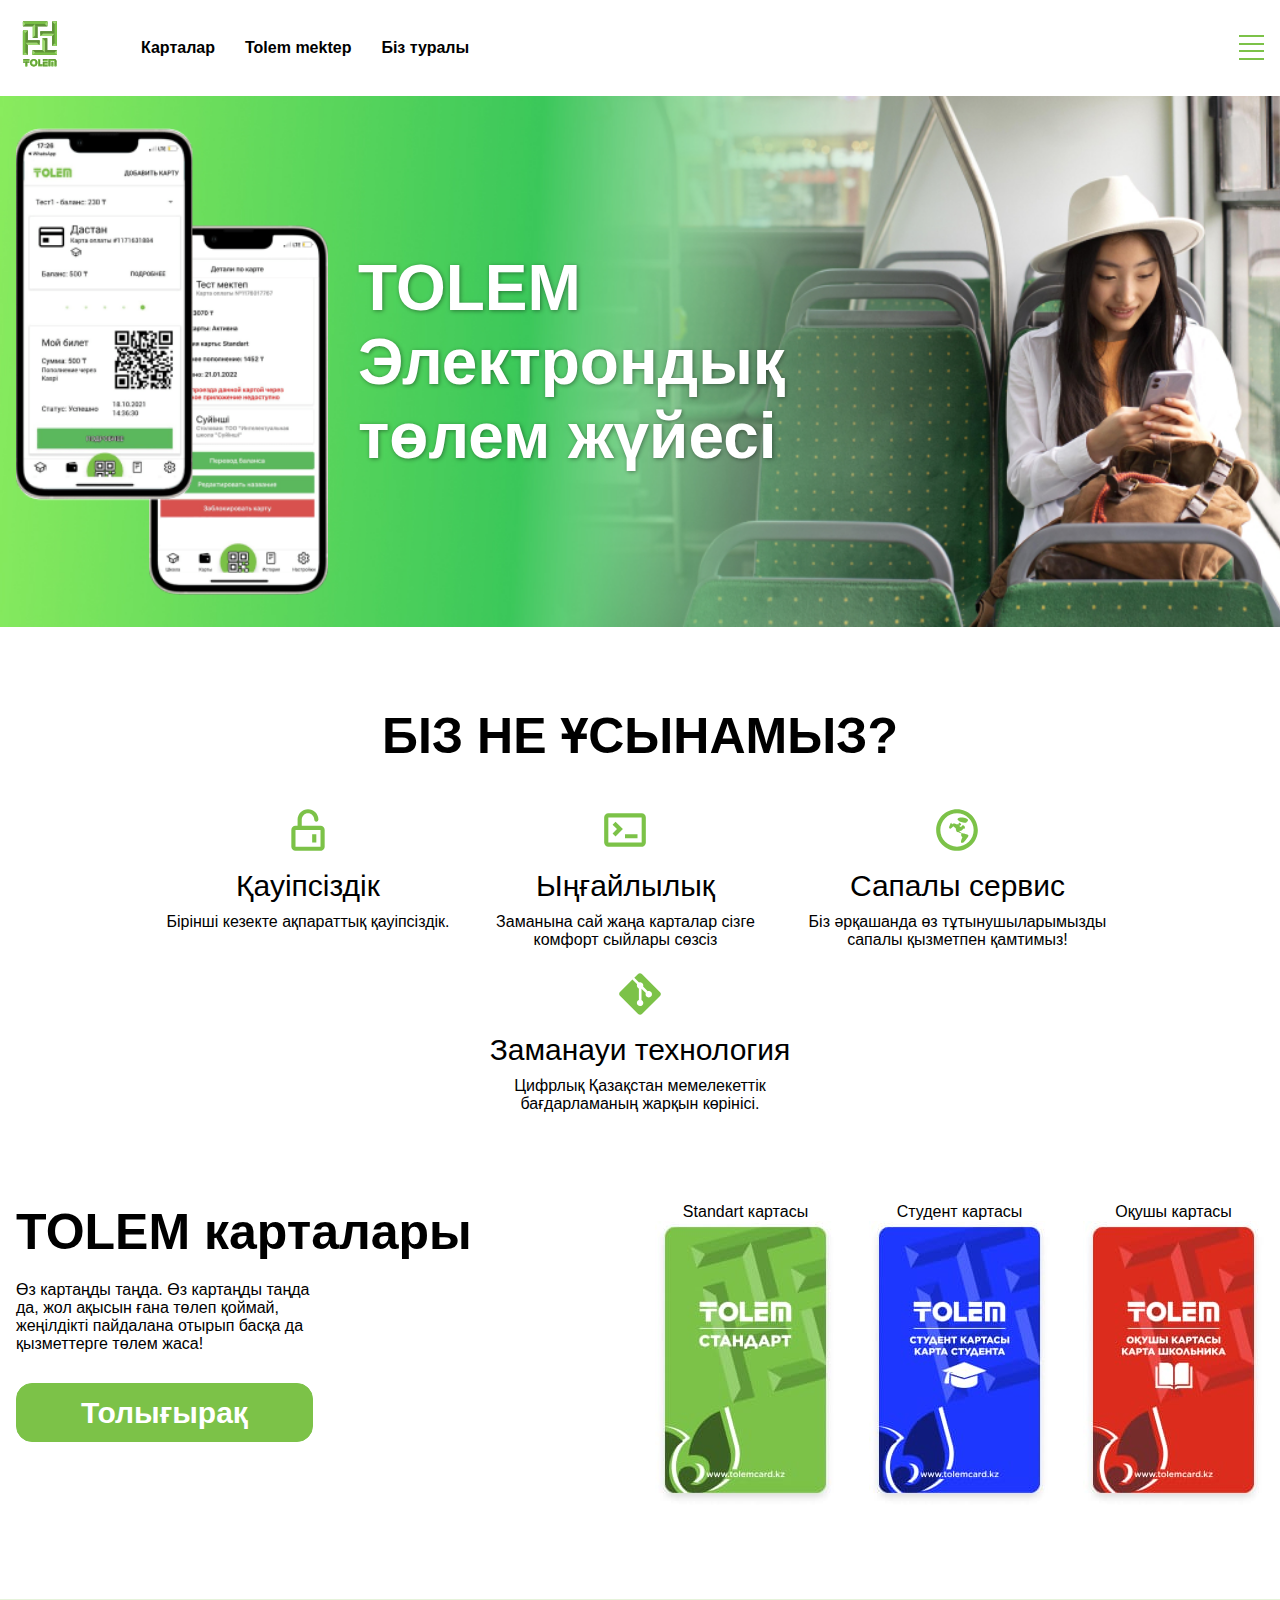
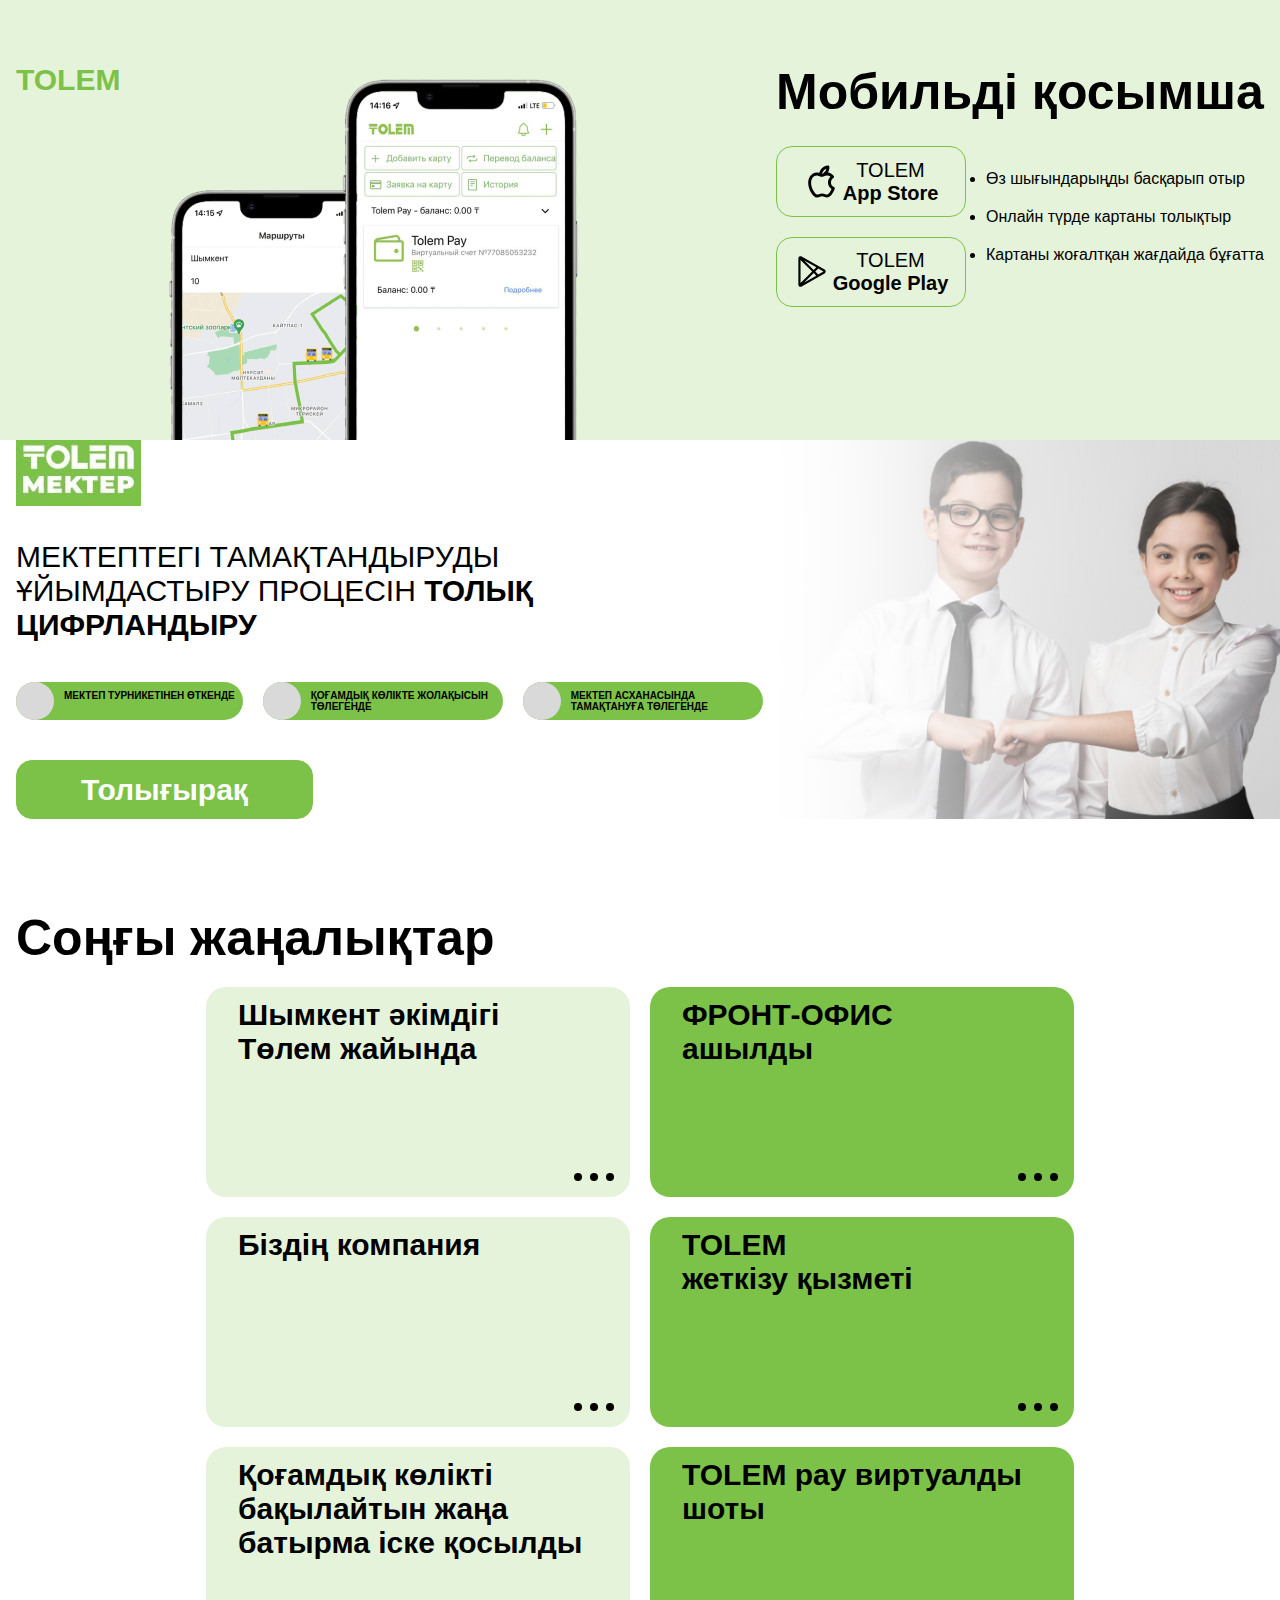
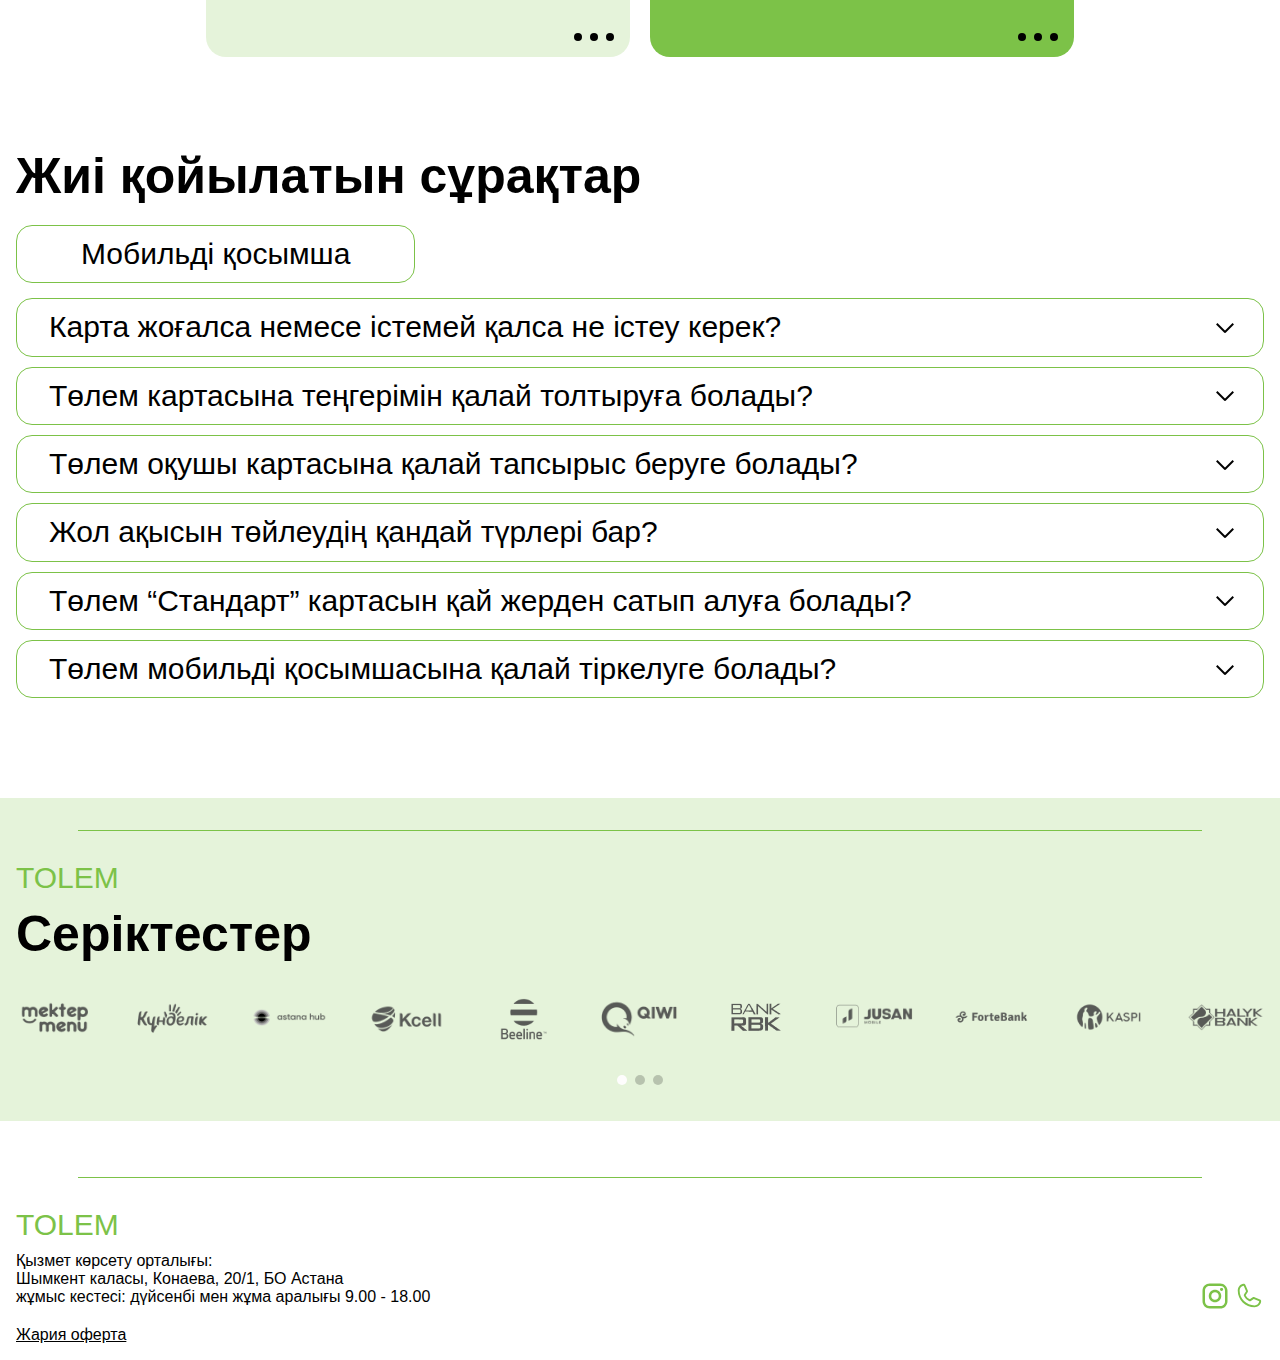
<file: index.html>
<!DOCTYPE html>
<html lang="kz">

<head>
  <meta charset="UTF-8">
  <meta name="viewport" content="width=device-width, initial-scale=1.0">
  <title>Tolem card</title>

  <link
    rel="stylesheet"
    href="https://cdn.jsdelivr.net/npm/swiper@10/swiper-bundle.min.css"
  />
  <link rel="stylesheet" href="css/style.css">


  <script src="https://cdn.jsdelivr.net/npm/swiper@10/swiper-bundle.min.js" defer></script>
  <script src="/js/swiper.js" defer></script>
  <script src="/js/accordion.js" defer></script>
  <script src="/js/index.js" defer></script>

  <script src="/components/header.js"></script>
  <script src="/components/footer.js"></script>
  <script src="/components/news.js"></script>
  <script src="/components/faq.js"></script>

  <link rel="apple-touch-icon" sizes="180x180" href="/assets/favicon/apple-touch-icon.png">
  <link rel="icon" type="image/png" sizes="32x32" href="/assets/favicon/favicon-32x32.png">
  <link rel="icon" type="image/png" sizes="16x16" href="/assets/favicon/favicon-16x16.png">
</head>

<body>
  <header-component link="/ru/index.html"></header-component>
  <main>
    <section id="hero" class="bg-image-container mb-16">
      <!-- <img class="bg-image start" src="/assets/images/hero-bg.jpg" alt="bg-image"> -->
      <picture>
        <source class="bg-image start" media="(max-width: 500px)" srcset="/assets/images/hero-bg-sm.jpg">
        <img class="bg-image" src="/assets/images/hero-bg.jpg" alt="TOLEM Электрондық төлем жүйесі">
      </picture>
      <div class="container flex flex-wrap items-center gap-6 relative h-full">
        <img src="/assets/images/hero-phones.png" alt="phones" class="left-image">
        <h1>TOLEM <br> Электрондық <br> төлем жүйесі</h1>
      </div>
    </section>
    <section id="services" class="container text-center mb-18">
      <h1 class="mb-8">БІЗ НЕ ҰСЫНАМЫЗ?</h2>
        <div class="flex flex-wrap gap-4 justify-between mx-auto justify-center-1340">
          <div class="max-280">
            <img class="mb-2" src="/assets/icons/lock.svg" alt="lock">
            <div class="text-md mb-2">Қауіпсіздік</div>
            <div class="text-sm">Бірінші кезекте 
              ақпараттық қауіпсіздік.</div>
          </div>
          <div class="max-280">
            <img class="mb-2" src="/assets/icons/terminal.svg" alt="terminal">
            <div class="text-md mb-2">Ыңғайлылық</div>
            <div class="text-sm">Заманына сай жаңа карталар сізге
              комфорт сыйлары сөзсіз</div>
          </div>
          <div class="max-280">
            <img class="mb-2" src="/assets/icons/globe.svg" alt="globe">
            <div class="text-md mb-2">Сапалы сервис</div>
            <div class="text-sm">Біз әрқашанда өз
              тұтынушыларымызды сапалы
              қызметпен қамтимыз!</div>
          </div>
          <div class="max-280">
            <img class="mb-2" src="/assets/icons/git.svg" alt="git">
            <div class="text-md mb-2">Заманауи технология</div>
            <div class="text-sm">Цифрлық Қазақстан мемелекеттік
              бағдарламаның жарқын көрінісі.</div>
          </div>
        </div>
    </section>
    <section id="cards" class="container mb-18 gap-6 flex flex-wrap justify-between">
      <div class="flex-1">
        <h1 class="mb-4">TOLEM карталары</h1>
        <p class="max-280 mb-6">
          Өз картаңды таңда. Өз картаңды таңда да, жол ақысын ғана төлеп қоймай, жеңілдікті пайдалана отырып басқа да қызметтерге төлем жаса!
        </p>
        <a href="/pages/cards.html">
          <button class="primary fw-700">Толығырақ</button>
        </a>
      </div>
      <div class="flex cards-wrapper flex-1 justify-between gap-4 text-center">
        <div>
          <p>Standart картасы</p>
          <img style="min-width: 9rem;" src="/assets/images/standard.jpg" alt="standard card">
        </div>
        <div>
          <p>Студент картасы</p>
          <img style="min-width: 9rem;" src="/assets/images/student.jpg" alt="student card">
        </div>
        <div>
          <p>Оқушы картасы</p>
          <img style="min-width: 9rem;" src="/assets/images/puple.jpg" alt="puple card">
        </div>
      </div>
    </section>
    <section id="app">
      <div class="container flex flex-wrap gap-16">
        <p class="text-md fw-600 text-primary md-block">TOLEM</p>
        <img src="/assets//images/app-phone.png" alt="app phone">
        <div class="ml-auto mb-4">
          <h1 class="mb-5">Мобильді қосымша</h1>
          <div class="flex flex-wrap items-center gap-16">
            <div>
              <button class="outline p-1 mb-4" style="min-width: 11.875rem;">
                <img src="/assets/icons/apple.svg" alt="appstore">
                <div>
                  <p class="text-base">TOLEM</p>
                  <div class="text-base fw-700">App Store</div>
                </div>
              </button>
              <button class="outline p-1" style="min-width: 11.875rem;">
                <img src="/assets/icons/google-play.svg" alt="google play">
                <div>
                  <p class="text-base">TOLEM</p>
                  <div class="text-base fw-700">Google Play</div>
                </div>
              </button>
            </div>
            <ul>
              <li class="mb-4">Өз шығындарыңды басқарып отыр</li>
              <li class="mb-4">Онлайн түрде картаны толықтыр</li>
              <li class="mb-4">Картаны жоғалтқан жағдайда бұғатта</li>
            </ul>
          </div>
        </div>
      </div>
    </section>
    <section id="mektep" class="mb-18">
      <div class="container bg-image-container">
        <img class="mb-6" src="/assets/images/logo.jpg" alt="tolem mektep">
        <div class="text-md mb-8" style="max-width: 33rem;">
          МЕКТЕПТЕГІ ТАМАҚТАНДЫРУДЫ ҰЙЫМДАСТЫРУ ПРОЦЕСІН <strong>ТОЛЫҚ ЦИФРЛАНДЫРУ</strong>
        </div>
        <div class="flex flex-wrap gap-4 mb-8">
          <div class="switch">МЕКТЕП ТУРНИКЕТІНЕН ӨТКЕНДЕ</div>
          <div class="switch">ҚОҒАМДЫҚ КӨЛІКТЕ ЖОЛАҚЫСЫН ТӨЛЕГЕНДЕ</div>
          <div class="switch">МЕКТЕП АСХАНАСЫНДА ТАМАҚТАНУҒА ТӨЛЕГЕНДЕ</div>
        </div>
        <a href="/pages/mektep.html" class="button primary fw-700">Толығырақ</a>
        <div class="fade-bg-image md-block">
          <img src="/assets/images/tolem-mektep-bg.jpg" alt="tolem mektep">
        </div>
      </div>
    </section>
    <section id="news" class="container mb-18">
      <h1 class="mb-4">Соңғы жаңалықтар</h1>
      <news-component></news-component>
    </section>
    <section id="faq" class="container mb-18">
      <h1 class="mb-4">Жиі қойылатын сұрақтар</h1>
      <a href="#" class="button outline mb-3">
        Мобильді қосымша
      </a>
      <faq-component></faq-component>
    </section>
    <section id="partners" class="mb-8">
      <div class="container">
        <div class="separator w-90 mb-6"></div>
        <div class="text-md text-primary mb-2">TOLEM</div>
        <h1 class="mb-6">Серіктестер</h1>
        <div class="swiper">
          <!-- Additional required wrapper -->
          <div class="swiper-wrapper">
            <!-- Slides -->
            <div class="swiper-slide">
              <img src="/assets/images/partners/partner1.png" alt="partner1 logo">
            </div>
            <div class="swiper-slide">
              <img src="/assets/images/partners/partner2.png" alt="partner1 logo">
            </div>
            <div class="swiper-slide">
              <img src="/assets/images/partners/partner3.png" alt="partner1 logo">
            </div>
            <div class="swiper-slide">
              <img src="/assets/images/partners/partner4.png" alt="partner1 logo">
            </div>
            <div class="swiper-slide">
              <img src="/assets/images/partners/partner5.png" alt="partner1 logo">
            </div>
            <div class="swiper-slide">
              <img src="/assets/images/partners/partner6.png" alt="partner1 logo">
            </div>
            <div class="swiper-slide">
              <img src="/assets/images/partners/partner7.png" alt="partner1 logo">
            </div>
            <div class="swiper-slide">
              <img src="/assets/images/partners/partner8.png" alt="partner1 logo">
            </div>
            <div class="swiper-slide">
              <img src="/assets/images/partners/partner9.png" alt="partner1 logo">
            </div>
            <div class="swiper-slide">
              <img src="/assets/images/partners/partner10.png" alt="partner1 logo">
            </div>
            <div class="swiper-slide">
              <img src="/assets/images/partners/partner11.png" alt="partner1 logo">
            </div>
            <div class="swiper-slide">
              <img src="/assets/images/partners/partner1.png" alt="partner1 logo">
            </div>
            <div class="swiper-slide">
              <img src="/assets/images/partners/partner2.png" alt="partner1 logo">
            </div>
            <div class="swiper-slide">
              <img src="/assets/images/partners/partner3.png" alt="partner1 logo">
            </div>
            <div class="swiper-slide">
              <img src="/assets/images/partners/partner4.png" alt="partner1 logo">
            </div>
            <div class="swiper-slide">
              <img src="/assets/images/partners/partner5.png" alt="partner1 logo">
            </div>
            <div class="swiper-slide">
              <img src="/assets/images/partners/partner6.png" alt="partner1 logo">
            </div>
            <div class="swiper-slide">
              <img src="/assets/images/partners/partner7.png" alt="partner1 logo">
            </div>
            <div class="swiper-slide">
              <img src="/assets/images/partners/partner8.png" alt="partner1 logo">
            </div>
            <div class="swiper-slide">
              <img src="/assets/images/partners/partner9.png" alt="partner1 logo">
            </div>
            <div class="swiper-slide">
              <img src="/assets/images/partners/partner10.png" alt="partner1 logo">
            </div>
            <div class="swiper-slide">
              <img src="/assets/images/partners/partner11.png" alt="partner1 logo">
            </div>
            <div class="swiper-slide">
              <img src="/assets/images/partners/partner1.png" alt="partner1 logo">
            </div>
            <div class="swiper-slide">
              <img src="/assets/images/partners/partner2.png" alt="partner1 logo">
            </div>
            <div class="swiper-slide">
              <img src="/assets/images/partners/partner3.png" alt="partner1 logo">
            </div>
            <div class="swiper-slide">
              <img src="/assets/images/partners/partner4.png" alt="partner1 logo">
            </div>
            <div class="swiper-slide">
              <img src="/assets/images/partners/partner5.png" alt="partner1 logo">
            </div>
            <div class="swiper-slide">
              <img src="/assets/images/partners/partner6.png" alt="partner1 logo">
            </div>
            <div class="swiper-slide">
              <img src="/assets/images/partners/partner7.png" alt="partner1 logo">
            </div>
            <div class="swiper-slide">
              <img src="/assets/images/partners/partner8.png" alt="partner1 logo">
            </div>
            <div class="swiper-slide">
              <img src="/assets/images/partners/partner9.png" alt="partner1 logo">
            </div>
            <div class="swiper-slide">
              <img src="/assets/images/partners/partner10.png" alt="partner1 logo">
            </div>
            <div class="swiper-slide">
              <img src="/assets/images/partners/partner11.png" alt="partner1 logo">
            </div>
          </div>
          <!-- If we need pagination -->
          <div class="swiper-pagination"></div>
        </div>
      </div>
    </section>
  </main>
  <footer-component></footer-component>
</body>

</html>
</file>
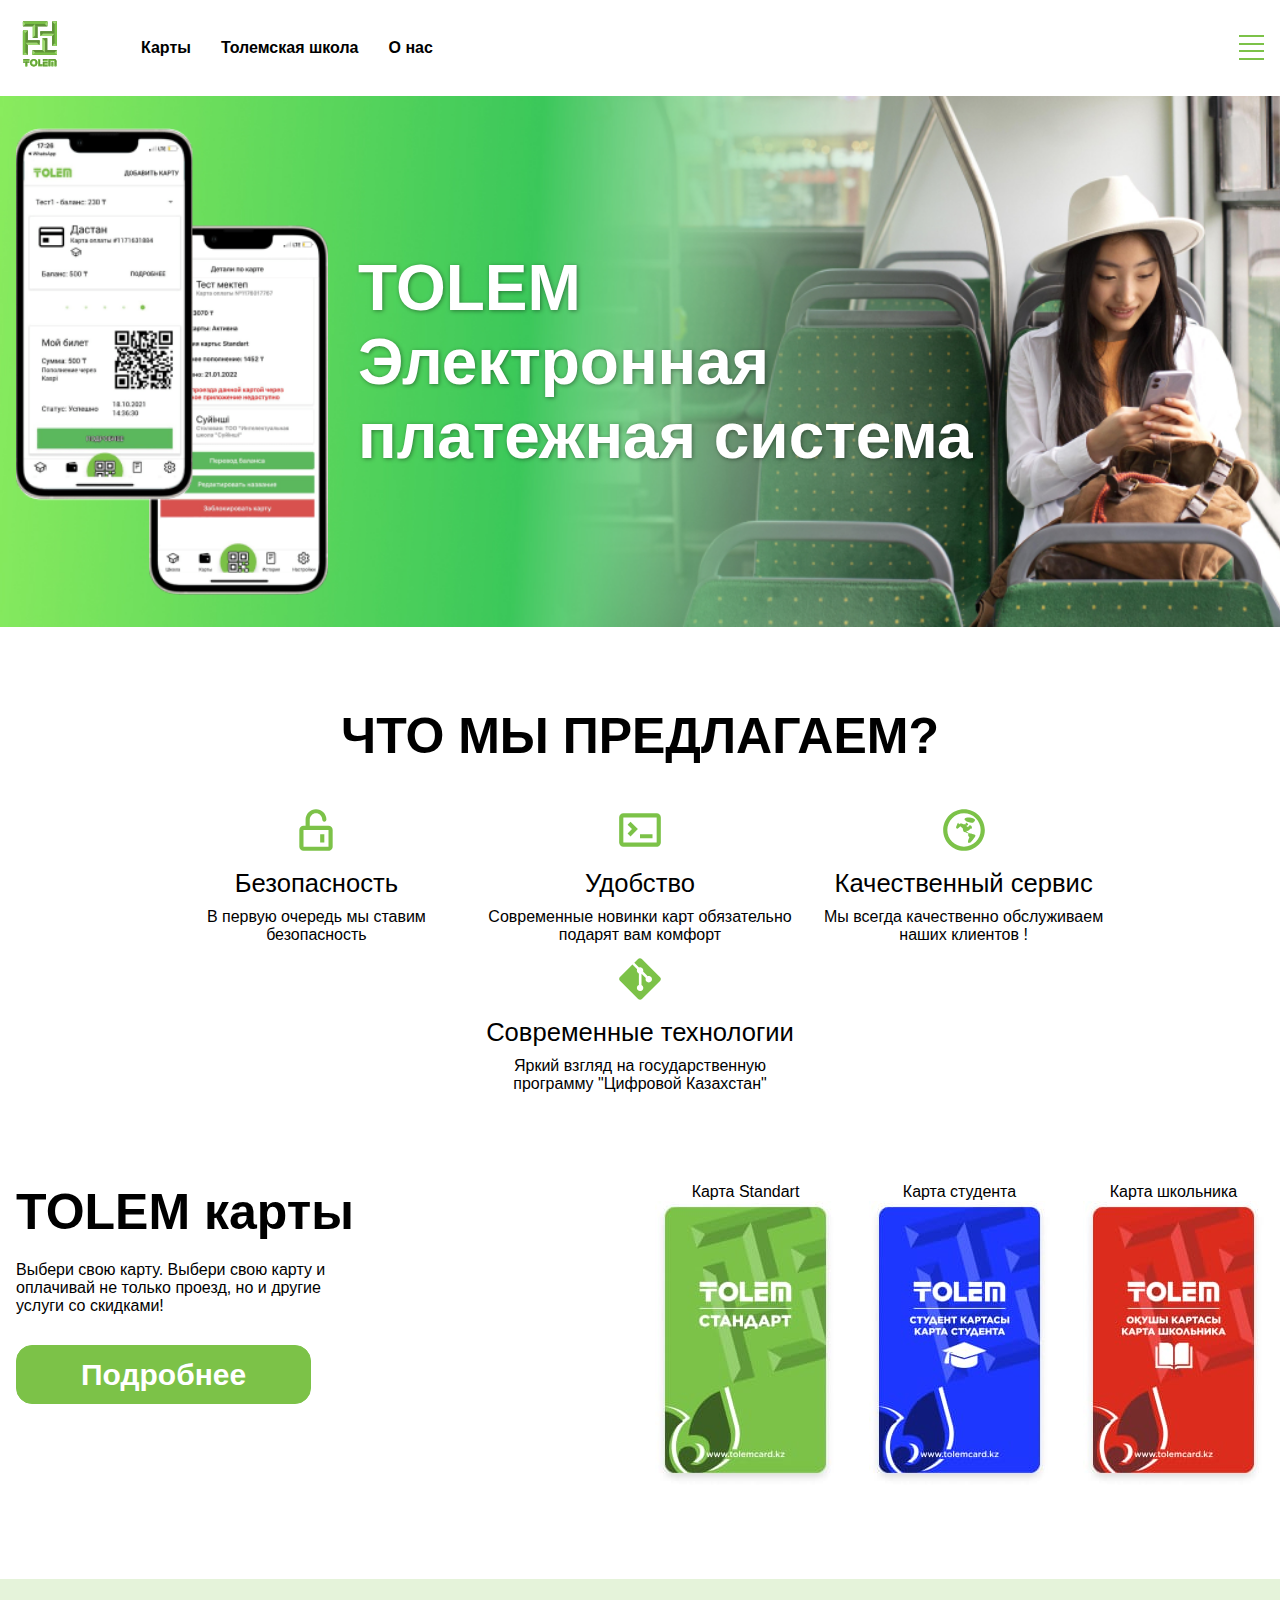
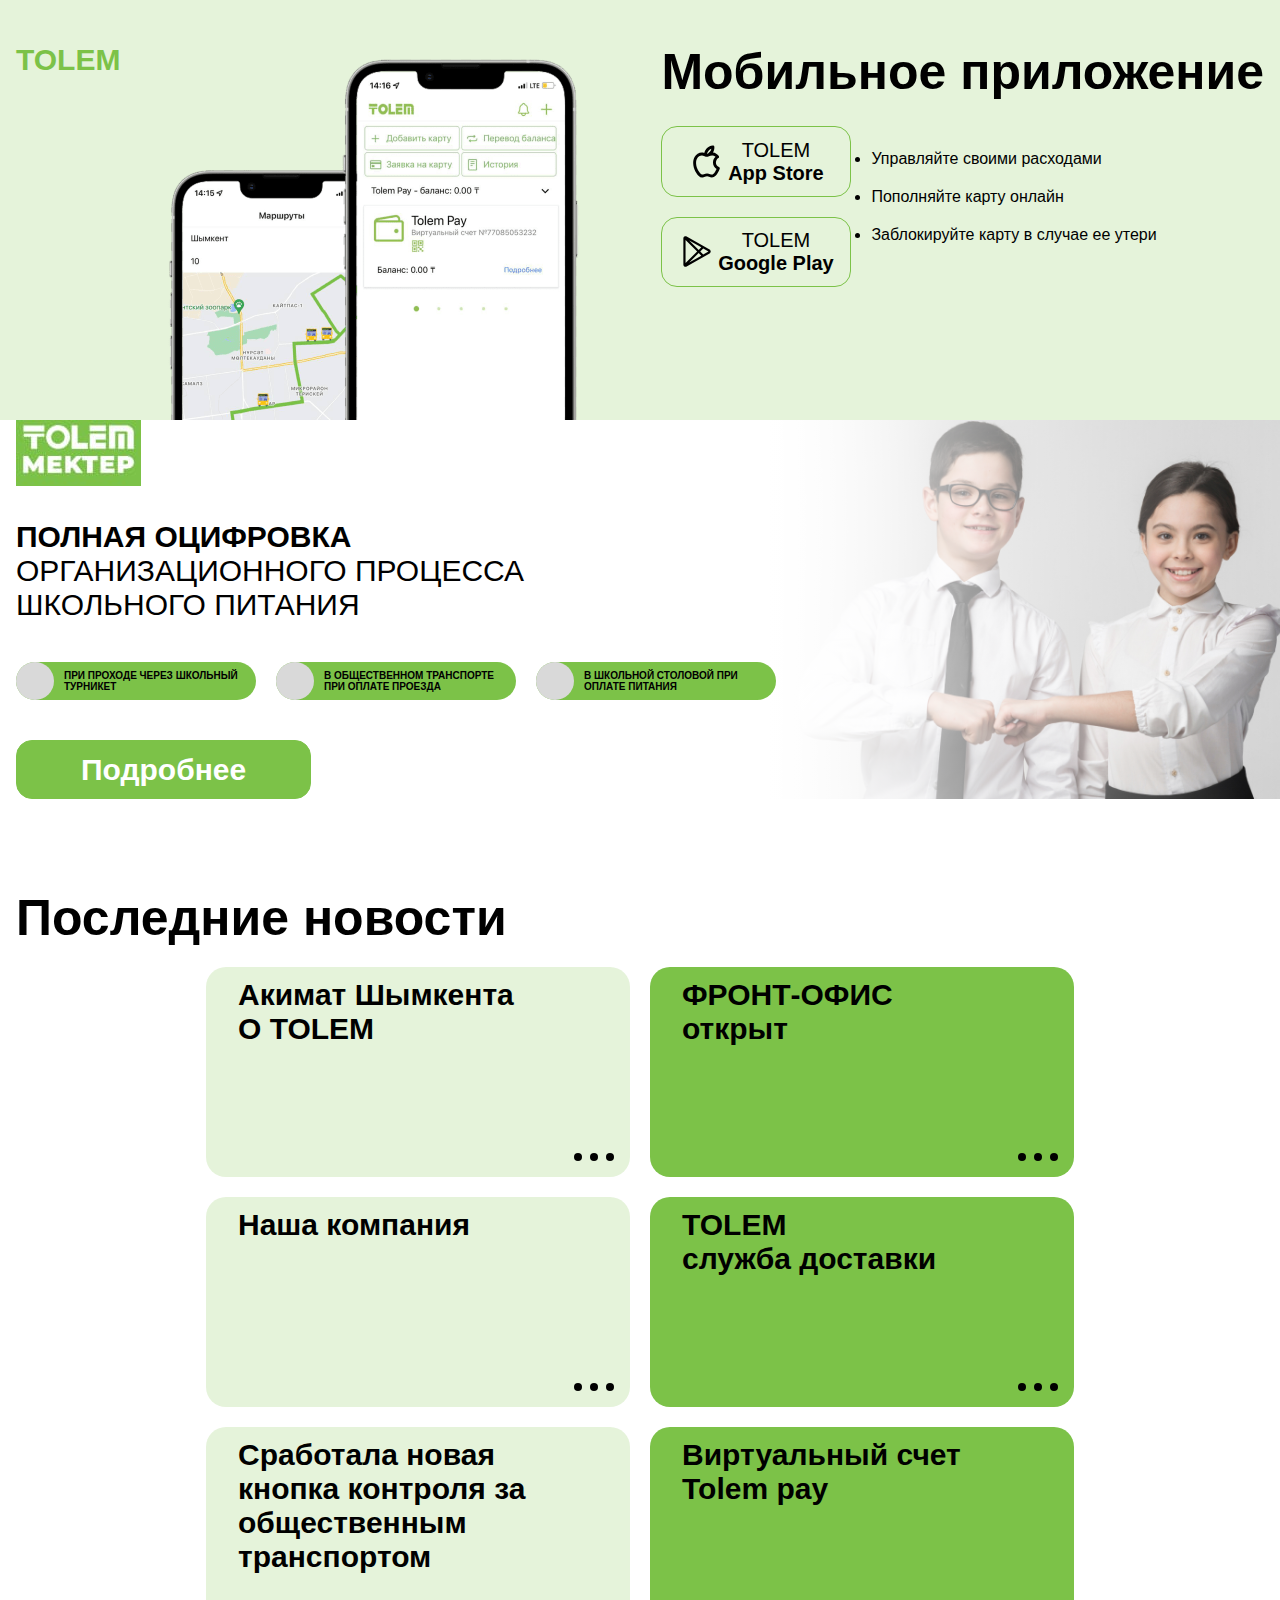
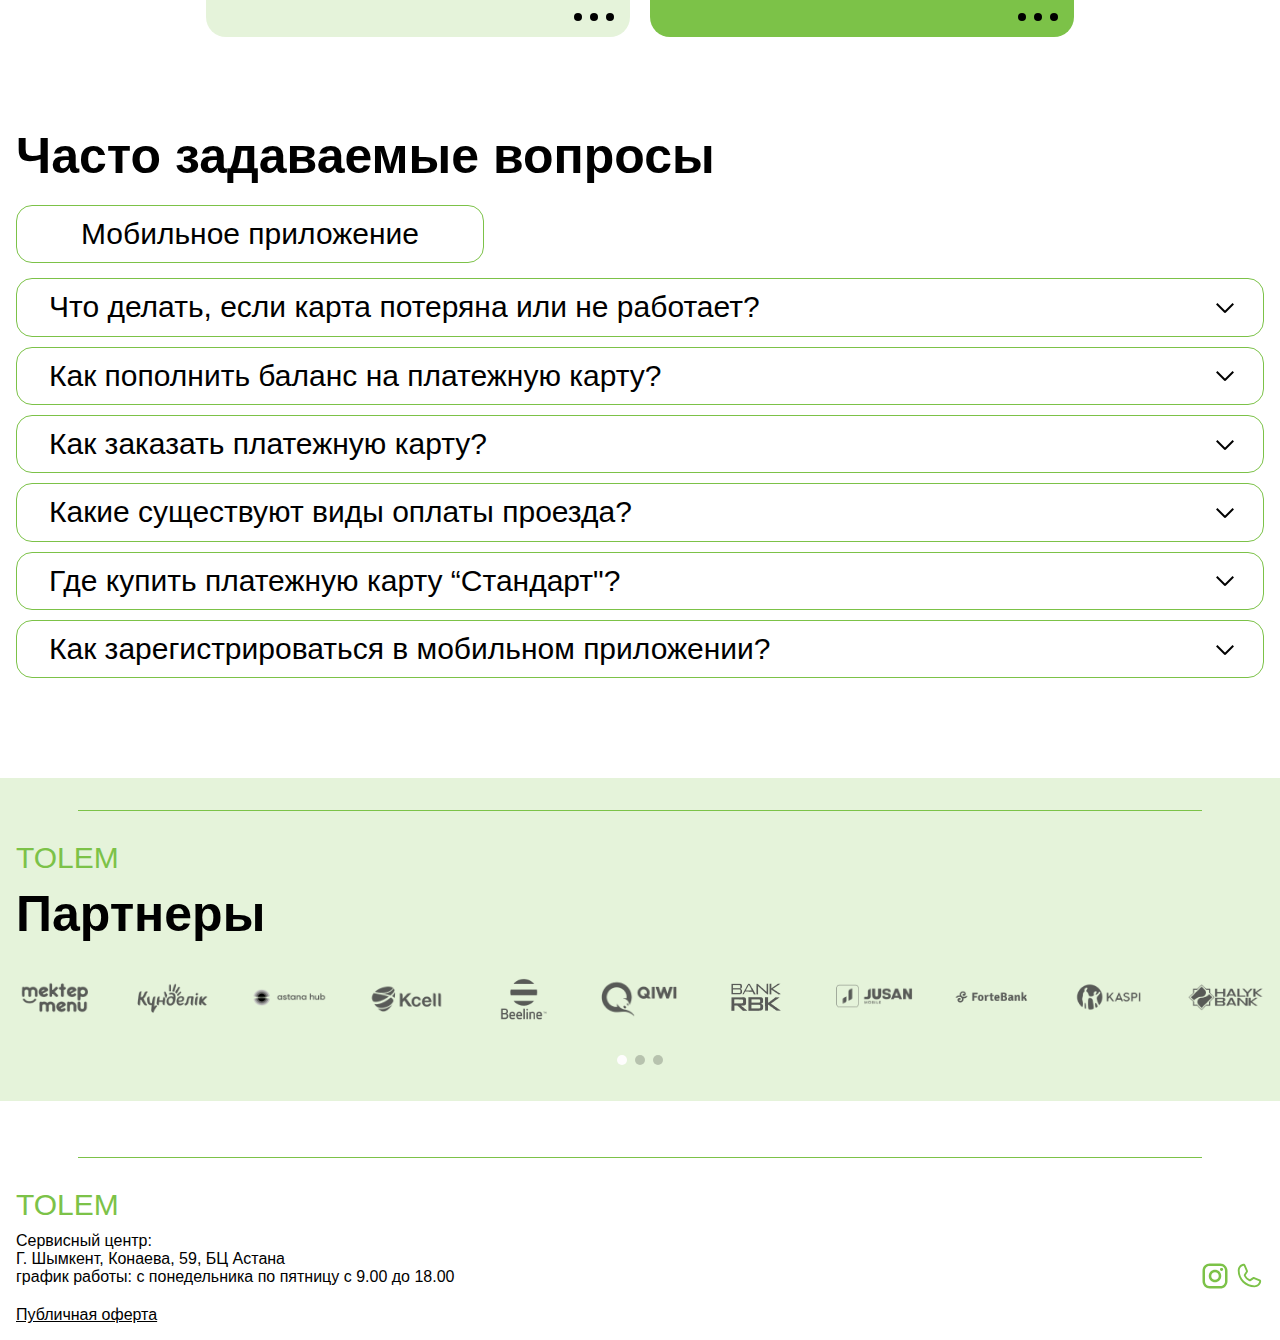
<file: ru/index.html>
<!DOCTYPE html>
<html lang="ru">

<head>
  <meta charset="UTF-8">
  <meta name="viewport" content="width=device-width, initial-scale=1.0">
  <title>Tolem card</title>

  <link
    rel="stylesheet"
    href="https://cdn.jsdelivr.net/npm/swiper@10/swiper-bundle.min.css"
  />
  <link rel="stylesheet" href="/css/style.css">


  <script src="https://cdn.jsdelivr.net/npm/swiper@10/swiper-bundle.min.js" defer></script>
  <script src="/js/swiper.js" defer></script>
  <script src="/js/accordion.js" defer></script>
  <script src="/js/index.js" defer></script>

  <script src="/components/header.js"></script>
  <script src="/components/footer.js"></script>
  <script src="/components/news.js"></script>
  <script src="/components/faq.js"></script>

  <link rel="apple-touch-icon" sizes="180x180" href="/assets/favicon/apple-touch-icon.png">
  <link rel="icon" type="image/png" sizes="32x32" href="/assets/favicon/favicon-32x32.png">
  <link rel="icon" type="image/png" sizes="16x16" href="/assets/favicon/favicon-16x16.png">
</head>

<body>
  <header-component link="/index.html"></header-component>
  <main>
    <section id="hero" class="bg-image-container mb-16">
      <img class="bg-image" src="/assets/images/hero-bg.jpg" alt="bg-image">
      <div class="container flex items-center gap-6 relative h-full">
        <img src="/assets/images/hero-phones.png" alt="phones" class="left-image">
        <h1>TOLEM <br> Электронная <br> платежная система</h1>
      </div>
    </section>
    <section id="services" class="container text-center mb-18">
      <h1 class="mb-8">ЧТО МЫ ПРЕДЛАГАЕМ?</h2>
        <div class="flex flex-wrap gap-2 justify-between mx-auto justify-center-1340">
          <div class="max-300">
            <img class="mb-2" src="/assets/icons/lock.svg" alt="lock">
            <div class="text-md mb-2">Безопасность</div>
            <div class="text-sm">В первую очередь мы ставим безопасность</div>
          </div>
          <div class="max-300">
            <img class="mb-2" src="/assets/icons/terminal.svg" alt="terminal">
            <div class="text-md mb-2">Удобство</div>
            <div class="text-sm">Современные новинки карт обязательно подарят вам комфорт</div>
          </div>
          <div class="max-300">
            <img class="mb-2" src="/assets/icons/globe.svg" alt="globe">
            <div class="text-md mb-2">Качественный сервис</div>
            <div class="text-sm">Мы всегда качественно обслуживаем наших клиентов !</div>
          </div>
          <div class="max-300">
            <img class="mb-2" src="/assets/icons/git.svg" alt="git">
            <div class="text-md mb-2">Современные технологии</div>
            <div class="text-sm">Яркий взгляд на государственную программу "Цифровой Казахстан"</div>
          </div>
        </div>
    </section>
    <section id="cards" class="container mb-18 gap-6 flex flex-wrap justify-between">
      <div class="flex-1">
        <h1 class="mb-4">TOLEM карты</h1>
        <p class="max-280 mb-6">
          Выбери свою карту. Выбери свою карту и оплачивай не только проезд, но и другие услуги со скидками!
        </p>
        <a href="/pages/cards.html">
          <button class="primary fw-700">Подробнее</button>
        </a>
      </div>
      <div class="flex cards-wrapper flex-1 justify-between gap-4 text-center">
        <div>
          <p>Карта Standart</p>
          <img style="min-width: 9rem;" src="/assets/images/standard.jpg" alt="standard card">
        </div>
        <div>
          <p>Карта студента</p>
          <img style="min-width: 9rem;" src="/assets/images/student.jpg" alt="student card">
        </div>
        <div>
          <p>Карта школьника</p>
          <img style="min-width: 9rem;" src="/assets/images/puple.jpg" alt="puple card">
        </div>
      </div>
    </section>
    <section id="app">
      <div class="container flex flex-wrap gap-16">
        <p class="text-md fw-600 text-primary md-block">TOLEM</p>
        <img src="/assets//images/app-phone.png" alt="app phone">
        <div class="ml-auto mb-4">
          <h1 class="mb-5">Мобильное приложение</h1>
          <div class="flex flex-wrap items-center gap-16">
            <div>
              <button class="outline p-1 mb-4" style="min-width: 11.875rem;">
                <img src="/assets/icons/apple.svg" alt="appstore">
                <div>
                  <p class="text-base">TOLEM</p>
                  <div class="text-base fw-700">App Store</div>
                </div>
              </button>
              <button class="outline p-1" style="min-width: 11.875rem;">
                <img src="/assets/icons/google-play.svg" alt="google play">
                <div>
                  <p class="text-base">TOLEM</p>
                  <div class="text-base fw-700">Google Play</div>
                </div>
              </button>
            </div>
            <ul>
              <li class="mb-4">Управляйте своими расходами</li>
              <li class="mb-4">Пополняйте карту онлайн</li>
              <li class="mb-4">Заблокируйте карту в случае ее утери</li>
            </ul>
          </div>
        </div>
      </div>
    </section>
    <section id="mektep" class="mb-18">
      <div class="container bg-image-container">
        <img class="mb-6" src="/assets/images/logo.jpg" alt="tolem mektep">
        <div class="text-md mb-8" style="max-width: 33rem;"> 
          <strong>ПОЛНАЯ ОЦИФРОВКА</strong> ОРГАНИЗАЦИОННОГО ПРОЦЕССА ШКОЛЬНОГО ПИТАНИЯ
        </div>
        <div class="flex flex-wrap gap-4 mb-8">
          <div class="switch">ПРИ ПРОХОДЕ ЧЕРЕЗ ШКОЛЬНЫЙ ТУРНИКЕТ</div>
          <div class="switch">В ОБЩЕСТВЕННОМ ТРАНСПОРТЕ ПРИ ОПЛАТЕ ПРОЕЗДА</div>
          <div class="switch">В ШКОЛЬНОЙ СТОЛОВОЙ ПРИ ОПЛАТЕ ПИТАНИЯ</div>
        </div>
        <a href="/pages/mektep.html" class="button primary fw-700">Подробнее</a>
        <div class="fade-bg-image md-block">
          <img src="/assets/images/tolem-mektep-bg.jpg" alt="tolem mektep">
        </div>
      </div>
    </section>
    <section id="news" class="container mb-18">
      <h1 class="mb-4">Последние новости</h1>
      <news-component></news-component>
    </section>
    <section id="faq" class="container mb-18">
      <h1 class="mb-4">Часто задаваемые вопросы</h1>
      <a href="#" class="button outline mb-3">
        Мобильное приложение
      </a>
      <faq-component></faq-component>
    </section>
    <section id="partners" class="mb-8">
      <div class="container">
        <div class="separator w-90 mb-6"></div>
        <div class="text-md text-primary mb-2">TOLEM</div>
        <h1 class="mb-6">Партнеры</h1>
        <div class="swiper">
          <!-- Additional required wrapper -->
          <div class="swiper-wrapper">
            <!-- Slides -->
            <div class="swiper-slide">
              <img src="/assets/images/partners/partner1.png" alt="partner1 logo">
            </div>
            <div class="swiper-slide">
              <img src="/assets/images/partners/partner2.png" alt="partner1 logo">
            </div>
            <div class="swiper-slide">
              <img src="/assets/images/partners/partner3.png" alt="partner1 logo">
            </div>
            <div class="swiper-slide">
              <img src="/assets/images/partners/partner4.png" alt="partner1 logo">
            </div>
            <div class="swiper-slide">
              <img src="/assets/images/partners/partner5.png" alt="partner1 logo">
            </div>
            <div class="swiper-slide">
              <img src="/assets/images/partners/partner6.png" alt="partner1 logo">
            </div>
            <div class="swiper-slide">
              <img src="/assets/images/partners/partner7.png" alt="partner1 logo">
            </div>
            <div class="swiper-slide">
              <img src="/assets/images/partners/partner8.png" alt="partner1 logo">
            </div>
            <div class="swiper-slide">
              <img src="/assets/images/partners/partner9.png" alt="partner1 logo">
            </div>
            <div class="swiper-slide">
              <img src="/assets/images/partners/partner10.png" alt="partner1 logo">
            </div>
            <div class="swiper-slide">
              <img src="/assets/images/partners/partner11.png" alt="partner1 logo">
            </div>
            <div class="swiper-slide">
              <img src="/assets/images/partners/partner1.png" alt="partner1 logo">
            </div>
            <div class="swiper-slide">
              <img src="/assets/images/partners/partner2.png" alt="partner1 logo">
            </div>
            <div class="swiper-slide">
              <img src="/assets/images/partners/partner3.png" alt="partner1 logo">
            </div>
            <div class="swiper-slide">
              <img src="/assets/images/partners/partner4.png" alt="partner1 logo">
            </div>
            <div class="swiper-slide">
              <img src="/assets/images/partners/partner5.png" alt="partner1 logo">
            </div>
            <div class="swiper-slide">
              <img src="/assets/images/partners/partner6.png" alt="partner1 logo">
            </div>
            <div class="swiper-slide">
              <img src="/assets/images/partners/partner7.png" alt="partner1 logo">
            </div>
            <div class="swiper-slide">
              <img src="/assets/images/partners/partner8.png" alt="partner1 logo">
            </div>
            <div class="swiper-slide">
              <img src="/assets/images/partners/partner9.png" alt="partner1 logo">
            </div>
            <div class="swiper-slide">
              <img src="/assets/images/partners/partner10.png" alt="partner1 logo">
            </div>
            <div class="swiper-slide">
              <img src="/assets/images/partners/partner11.png" alt="partner1 logo">
            </div>
            <div class="swiper-slide">
              <img src="/assets/images/partners/partner1.png" alt="partner1 logo">
            </div>
            <div class="swiper-slide">
              <img src="/assets/images/partners/partner2.png" alt="partner1 logo">
            </div>
            <div class="swiper-slide">
              <img src="/assets/images/partners/partner3.png" alt="partner1 logo">
            </div>
            <div class="swiper-slide">
              <img src="/assets/images/partners/partner4.png" alt="partner1 logo">
            </div>
            <div class="swiper-slide">
              <img src="/assets/images/partners/partner5.png" alt="partner1 logo">
            </div>
            <div class="swiper-slide">
              <img src="/assets/images/partners/partner6.png" alt="partner1 logo">
            </div>
            <div class="swiper-slide">
              <img src="/assets/images/partners/partner7.png" alt="partner1 logo">
            </div>
            <div class="swiper-slide">
              <img src="/assets/images/partners/partner8.png" alt="partner1 logo">
            </div>
            <div class="swiper-slide">
              <img src="/assets/images/partners/partner9.png" alt="partner1 logo">
            </div>
            <div class="swiper-slide">
              <img src="/assets/images/partners/partner10.png" alt="partner1 logo">
            </div>
            <div class="swiper-slide">
              <img src="/assets/images/partners/partner11.png" alt="partner1 logo">
            </div>
          </div>
          <!-- If we need pagination -->
          <div class="swiper-pagination"></div>
        </div>
      </div>
    </section>
  </main>
  <footer-component></footer-component>
</body>

</html>
</file>
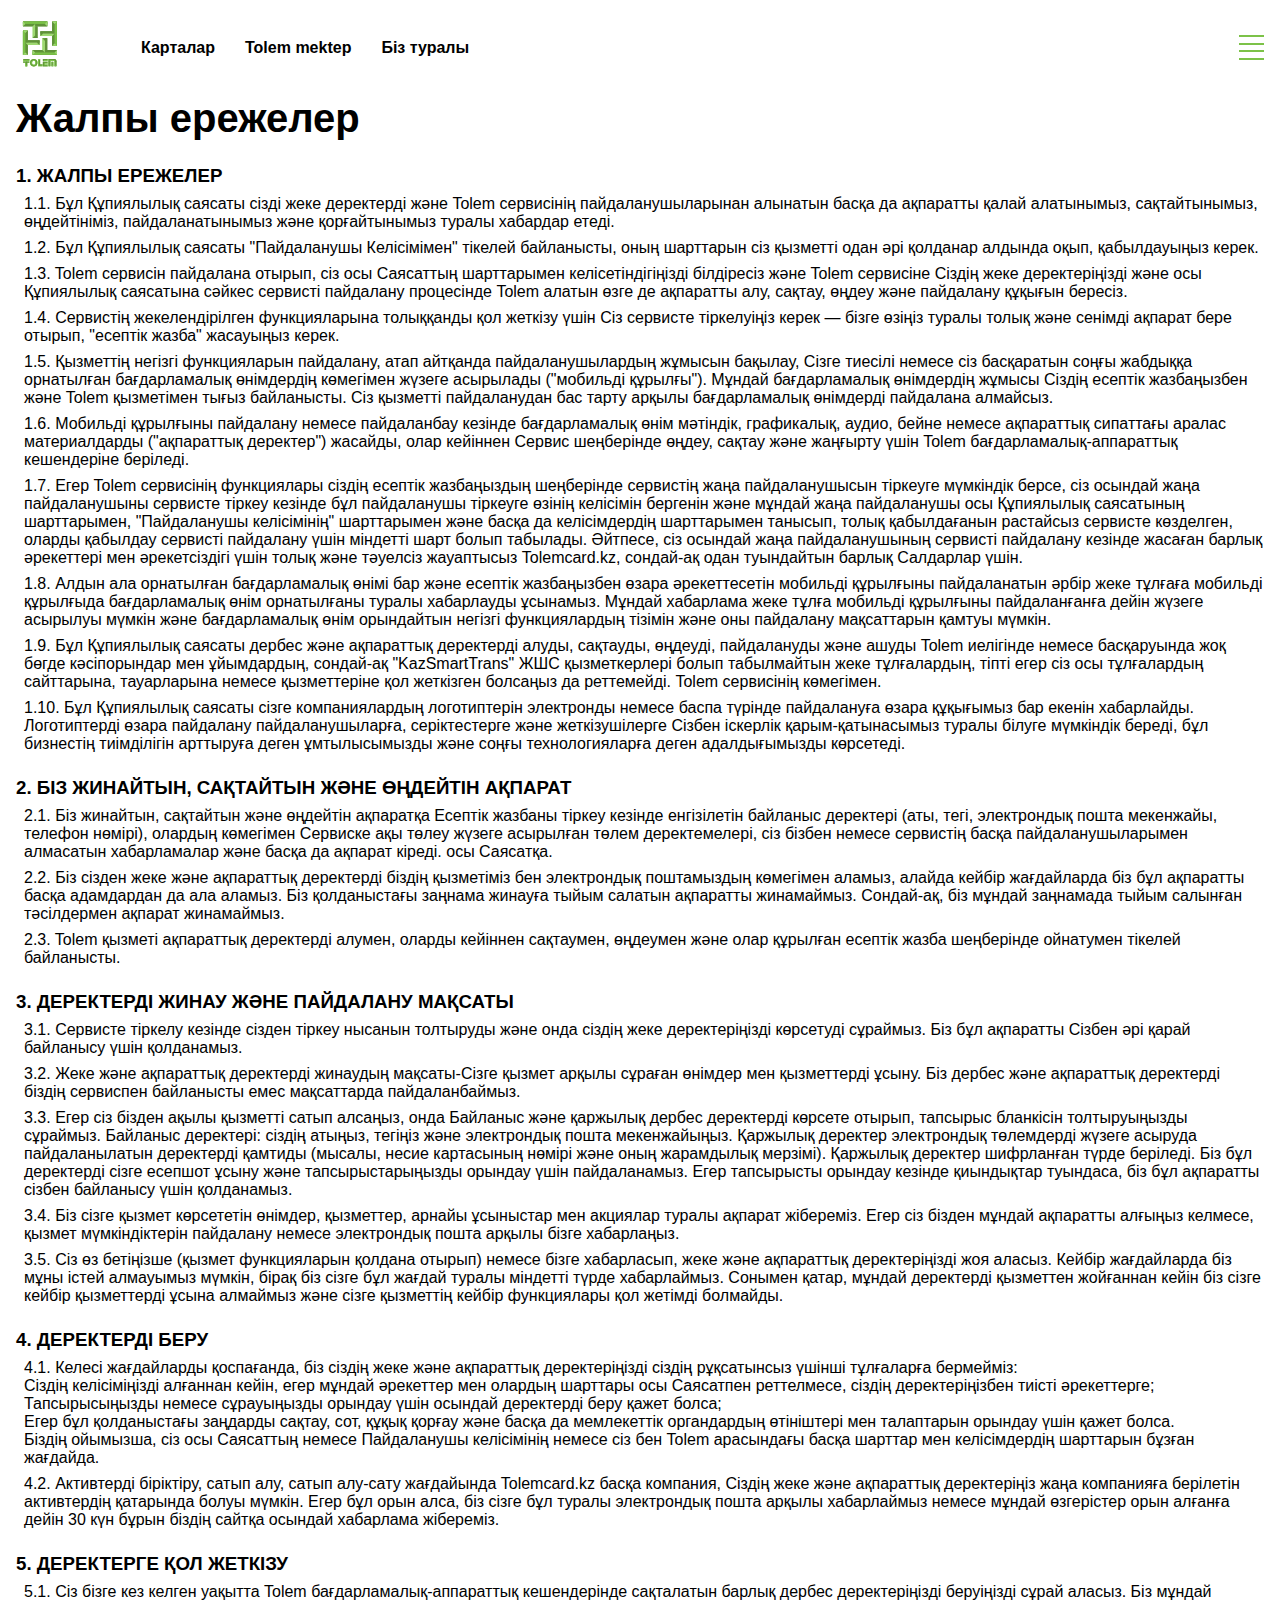
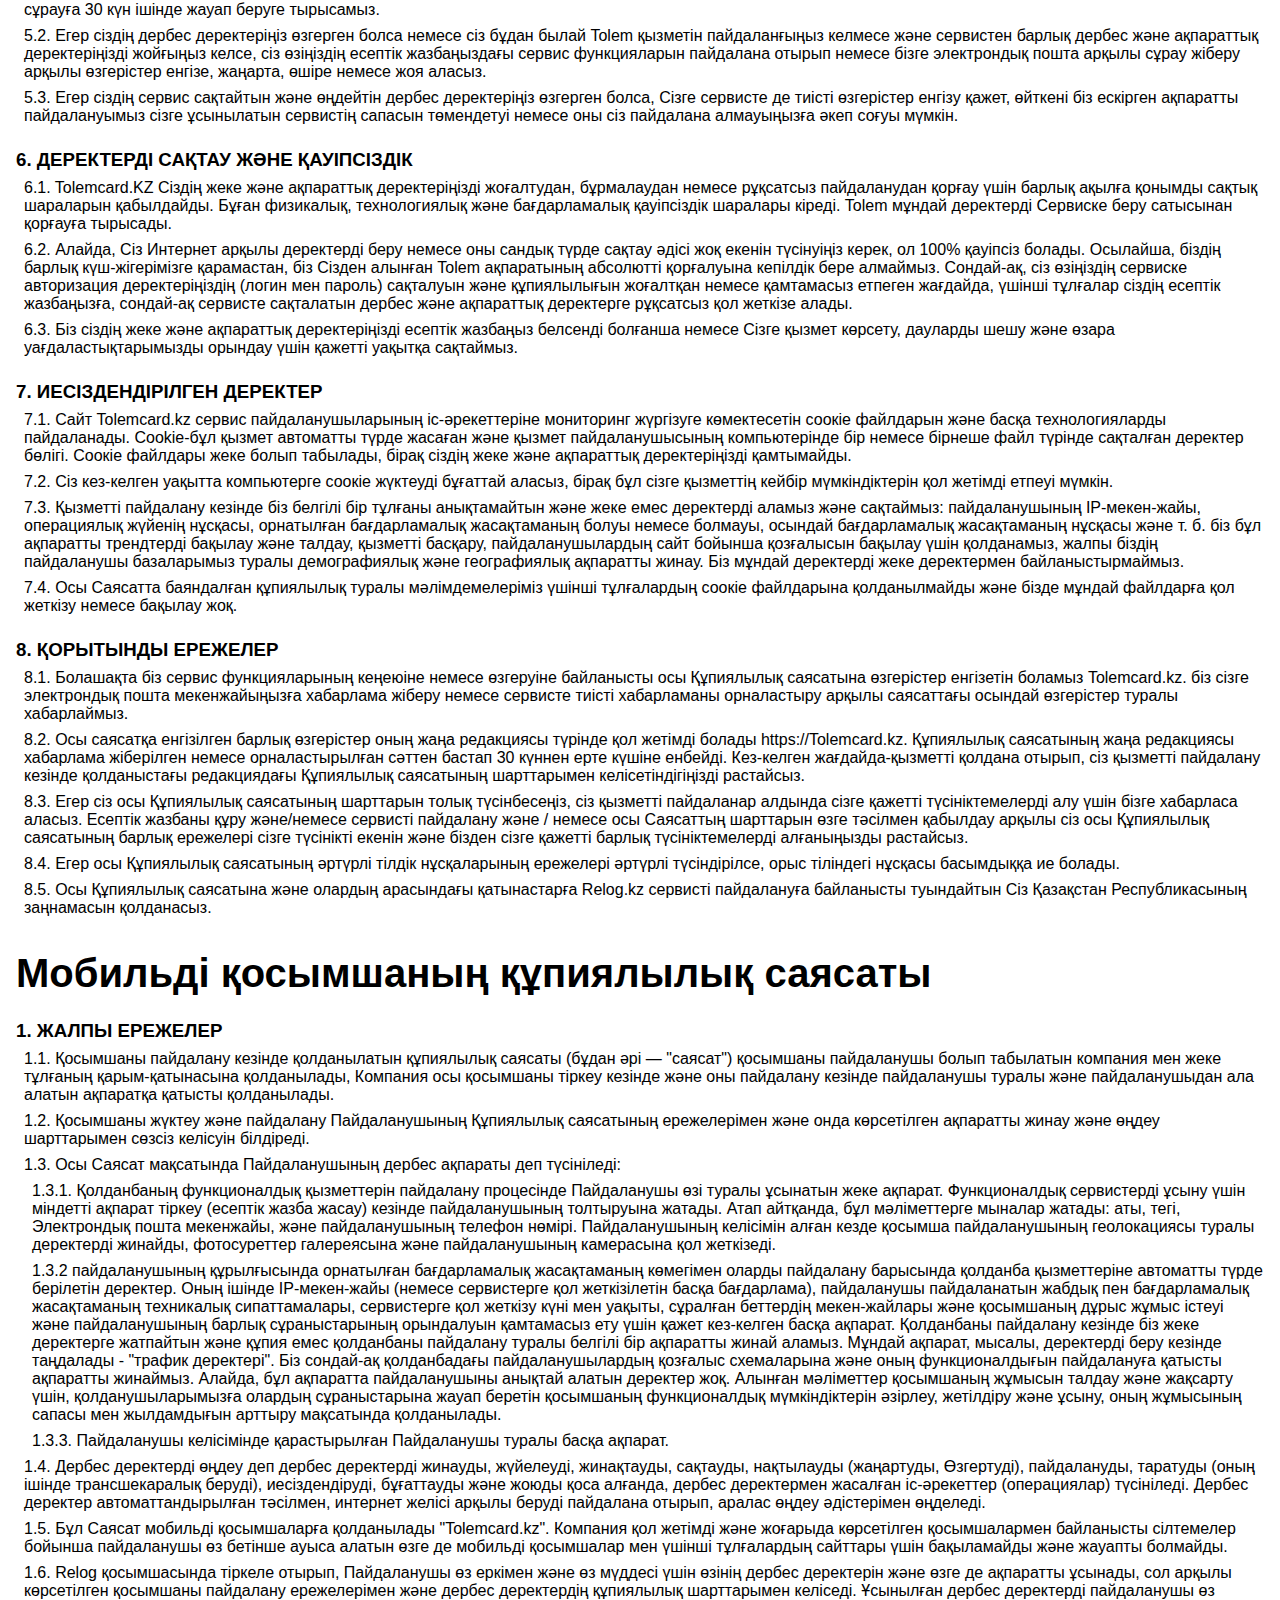
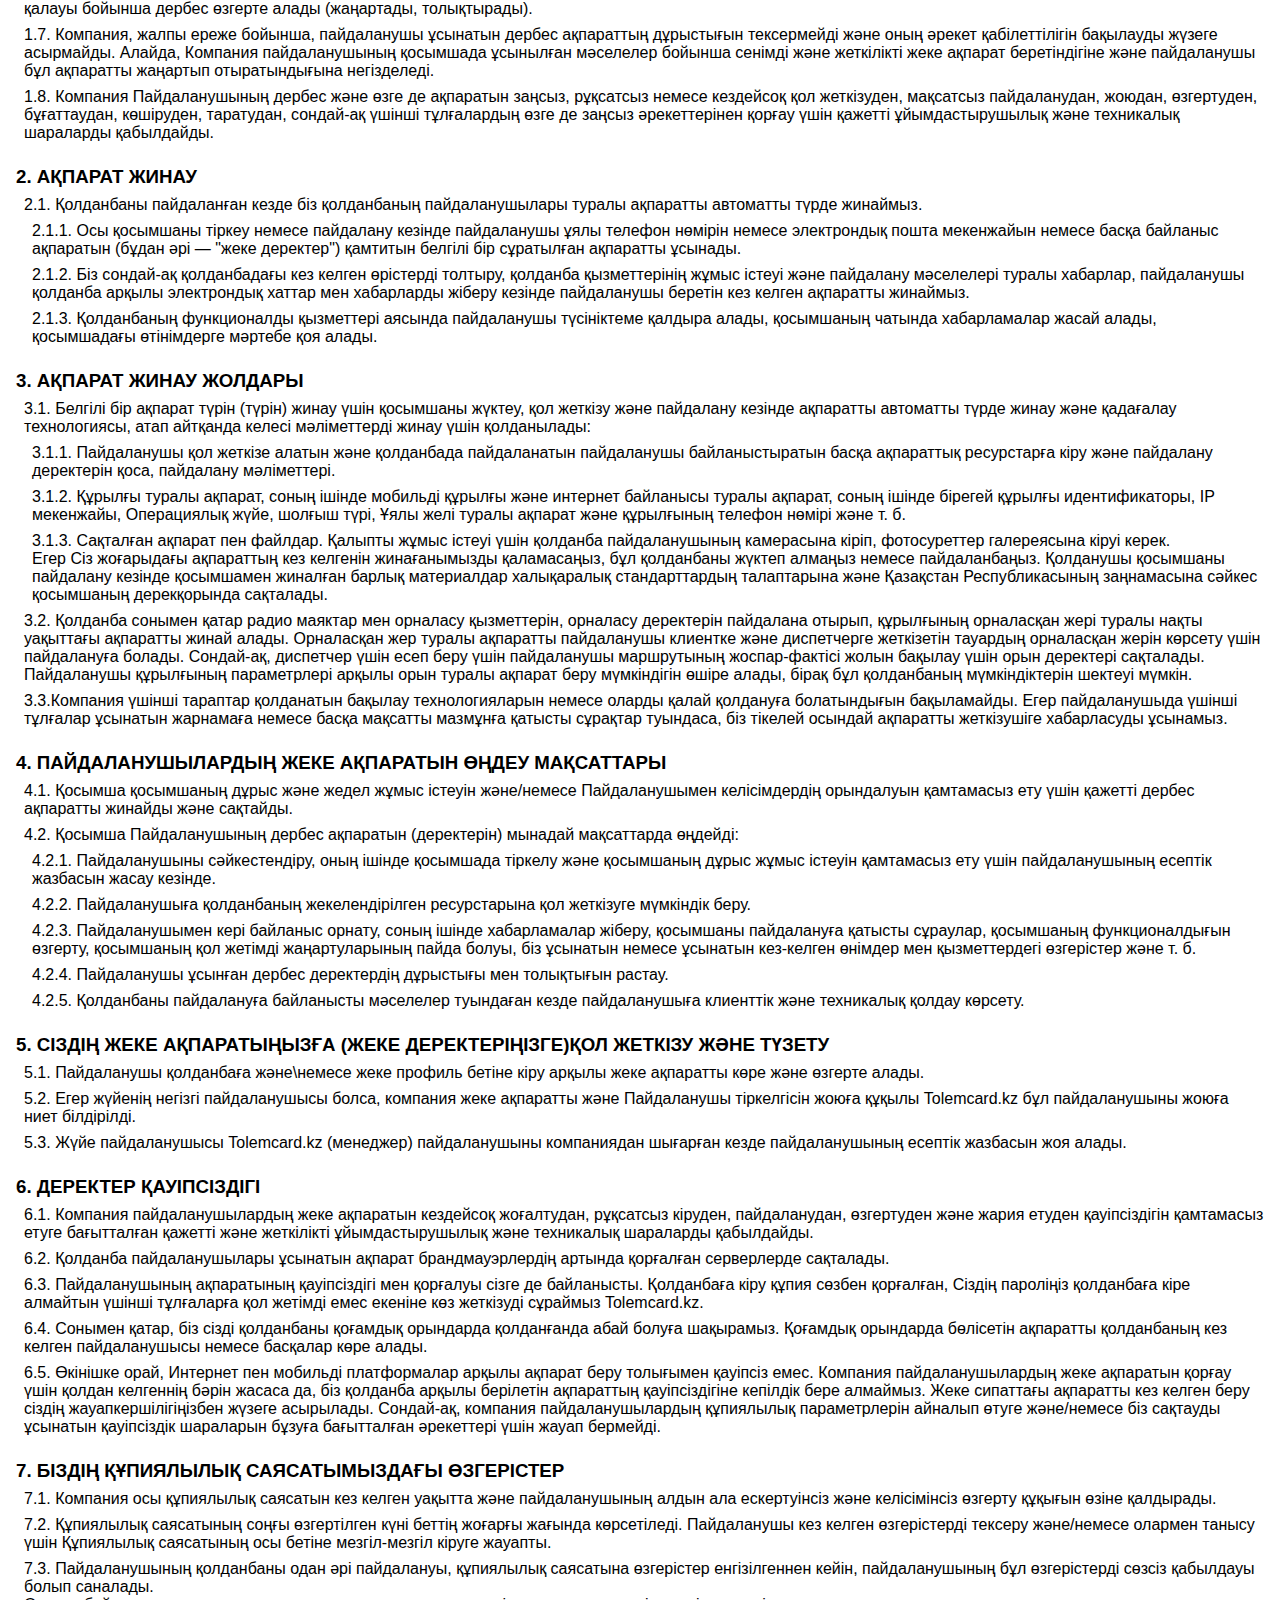
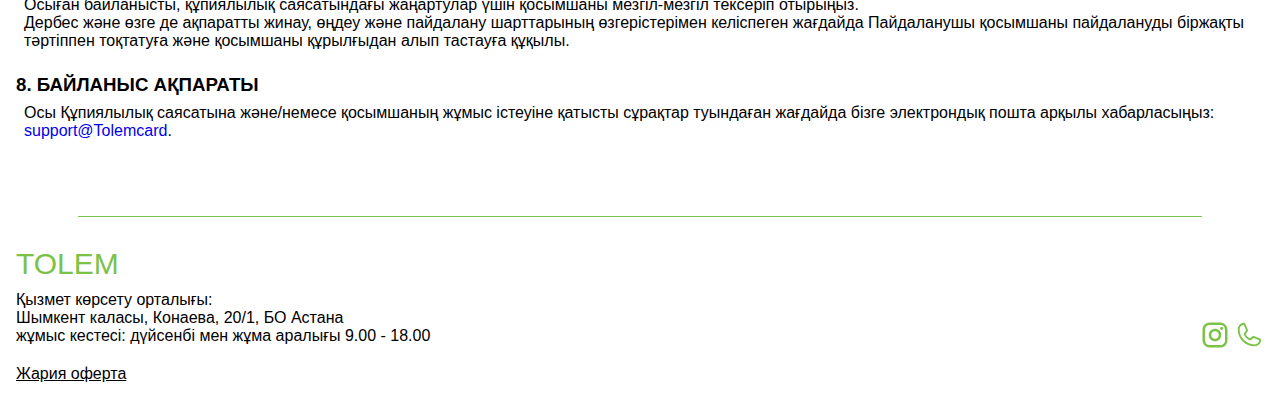
<file: politics.html>
<!DOCTYPE html>
<html lang="kz">
<head>
  <meta charset="UTF-8">
  <meta name="viewport" content="width=device-width, initial-scale=1.0">
  <title>Жария оферта</title>

  <link rel="stylesheet" href="css/style.css">

  <script src="/js/index.js" defer></script>

  <script src="/components/header.js"></script>
  <script src="/components/footer.js"></script>

  <link rel="apple-touch-icon" sizes="180x180" href="/assets/favicon/apple-touch-icon.png">
  <link rel="icon" type="image/png" sizes="32x32" href="/assets/favicon/favicon-32x32.png">
  <link rel="icon" type="image/png" sizes="16x16" href="/assets/favicon/favicon-16x16.png">
</head>
<body>
  <header-component link="/ru/politics.html"></header-component>
  <main class="container rules mb-12">
    <h2 class="mb-4">Жалпы ережелер</h2>
    <h3>
      1. ЖАЛПЫ ЕРЕЖЕЛЕР
    </h3>
      <p>
        1.1. Бұл Құпиялылық саясаты сізді жеке деректерді және Tolem сервисінің пайдаланушыларынан алынатын басқа да ақпаратты қалай алатынымыз, сақтайтынымыз, өңдейтініміз, пайдаланатынымыз және қорғайтынымыз туралы хабардар етеді.
      </p>
      <p>
        1.2. Бұл Құпиялылық саясаты "Пайдаланушы Келісімімен" тікелей байланысты, оның шарттарын сіз қызметті одан әрі қолданар алдында оқып, қабылдауыңыз керек.
      </p>
      <div>
        1.3. Tolem сервисін пайдалана отырып, сіз осы Саясаттың шарттарымен келісетіндігіңізді білдіресіз және Tolem сервисіне Сіздің жеке деректеріңізді және осы Құпиялылық саясатына сәйкес сервисті пайдалану процесінде Tolem алатын өзге де ақпаратты алу, сақтау, өңдеу және пайдалану құқығын бересіз.
      </div>
      <p>
        1.4. Сервистің жекелендірілген функцияларына толыққанды қол жеткізу үшін Сіз сервисте тіркелуіңіз керек — бізге өзіңіз туралы толық және сенімді ақпарат бере отырып, "есептік жазба" жасауыңыз керек.
      </p>
      <p>
        1.5. Қызметтің негізгі функцияларын пайдалану, атап айтқанда пайдаланушылардың жұмысын бақылау, Сізге тиесілі немесе сіз басқаратын соңғы жабдыққа орнатылған бағдарламалық өнімдердің көмегімен жүзеге асырылады ("мобильді құрылғы"). Мұндай бағдарламалық өнімдердің жұмысы Сіздің есептік жазбаңызбен және Tolem қызметімен тығыз байланысты. Сіз қызметті пайдаланудан бас тарту арқылы бағдарламалық өнімдерді пайдалана алмайсыз.
      </p>
      <p>
        1.6. Мобильді құрылғыны пайдалану немесе пайдаланбау кезінде бағдарламалық өнім мәтіндік, графикалық, аудио, бейне немесе ақпараттық сипаттағы аралас материалдарды ("ақпараттық деректер") жасайды, олар кейіннен Сервис шеңберінде өңдеу, сақтау және жаңғырту үшін Tolem бағдарламалық-аппараттық кешендеріне беріледі.
      </p>
      <p>
        1.7. Егер Tolem сервисінің функциялары сіздің есептік жазбаңыздың шеңберінде сервистің жаңа пайдаланушысын тіркеуге мүмкіндік берсе, сіз осындай жаңа пайдаланушыны сервисте тіркеу кезінде бұл пайдаланушы тіркеуге өзінің келісімін бергенін және мұндай жаңа пайдаланушы осы Құпиялылық саясатының шарттарымен, "Пайдаланушы келісімінің" шарттарымен және басқа да келісімдердің шарттарымен танысып, толық қабылдағанын растайсыз сервисте көзделген, оларды қабылдау сервисті пайдалану үшін міндетті шарт болып табылады. Әйтпесе, сіз осындай жаңа пайдаланушының сервисті пайдалану кезінде жасаған барлық әрекеттері мен әрекетсіздігі үшін толық және тәуелсіз жауаптысыз Tolemcard.kz, сондай-ақ одан туындайтын барлық Салдарлар үшін.
      </p>
      <p>
        1.8. Алдын ала орнатылған бағдарламалық өнімі бар және есептік жазбаңызбен өзара әрекеттесетін мобильді құрылғыны пайдаланатын әрбір жеке тұлғаға мобильді құрылғыда бағдарламалық өнім орнатылғаны туралы хабарлауды ұсынамыз. Мұндай хабарлама жеке тұлға мобильді құрылғыны пайдаланғанға дейін жүзеге асырылуы мүмкін және бағдарламалық өнім орындайтын негізгі функциялардың тізімін және оны пайдалану мақсаттарын қамтуы мүмкін.
      </p>
      <p>
        1.9. Бұл Құпиялылық саясаты дербес және ақпараттық деректерді алуды, сақтауды, өңдеуді, пайдалануды және ашуды Tolem иелігінде немесе басқаруында жоқ бөгде кәсіпорындар мен ұйымдардың, сондай-ақ "KazSmartTrans" ЖШС қызметкерлері болып табылмайтын жеке тұлғалардың, тіпті егер сіз осы тұлғалардың сайттарына, тауарларына немесе қызметтеріне қол жеткізген болсаңыз да реттемейді. Tolem сервисінің көмегімен.
      </p>
      <p>
        1.10. Бұл Құпиялылық саясаты сізге компаниялардың логотиптерін электронды немесе баспа түрінде пайдалануға өзара құқығымыз бар екенін хабарлайды. Логотиптерді өзара пайдалану пайдаланушыларға, серіктестерге және жеткізушілерге Сізбен іскерлік қарым-қатынасымыз туралы білуге мүмкіндік береді, бұл бизнестің тиімділігін арттыруға деген ұмтылысымызды және соңғы технологияларға деген адалдығымызды көрсетеді.
      </p>
      <h3>
        2. БІЗ ЖИНАЙТЫН, САҚТАЙТЫН ЖӘНЕ ӨҢДЕЙТІН АҚПАРАТ
      </h3>
      <p>
        2.1. Біз жинайтын, сақтайтын және өңдейтін ақпаратқа Есептік жазбаны тіркеу кезінде енгізілетін байланыс деректері (аты, тегі, электрондық пошта мекенжайы, телефон нөмірі), олардың көмегімен Сервиске ақы төлеу жүзеге асырылған төлем деректемелері, сіз бізбен немесе сервистің басқа пайдаланушыларымен алмасатын хабарламалар және басқа да ақпарат кіреді. осы Саясатқа.
      </p>
      <p>
        2.2. Біз сізден жеке және ақпараттық деректерді біздің қызметіміз бен электрондық поштамыздың көмегімен аламыз, алайда кейбір жағдайларда біз бұл ақпаратты басқа адамдардан да ала аламыз. Біз қолданыстағы заңнама жинауға тыйым салатын ақпаратты жинамаймыз. Сондай-ақ, біз мұндай заңнамада тыйым салынған тәсілдермен ақпарат жинамаймыз.
      </p>
      <p>
        2.3. Tolem қызметі ақпараттық деректерді алумен, оларды кейіннен сақтаумен, өңдеумен және олар құрылған есептік жазба шеңберінде ойнатумен тікелей байланысты.
      </p>
      <h3>
        3. ДЕРЕКТЕРДІ ЖИНАУ ЖӘНЕ ПАЙДАЛАНУ МАҚСАТЫ
      </h3>
      <p>
        3.1. Сервисте тіркелу кезінде сізден тіркеу нысанын толтыруды және онда сіздің жеке деректеріңізді көрсетуді сұраймыз. Біз бұл ақпаратты Сізбен әрі қарай байланысу үшін қолданамыз.
      </p>
      <p>
        3.2. Жеке және ақпараттық деректерді жинаудың мақсаты-Сізге қызмет арқылы сұраған өнімдер мен қызметтерді ұсыну. Біз дербес және ақпараттық деректерді біздің сервиспен байланысты емес мақсаттарда пайдаланбаймыз.
      </p>
      <p>
        3.3. Егер сіз бізден ақылы қызметті сатып алсаңыз, онда Байланыс және қаржылық дербес деректерді көрсете отырып, тапсырыс бланкісін толтыруыңызды сұраймыз. Байланыс деректері: сіздің атыңыз, тегіңіз және электрондық пошта мекенжайыңыз. Қаржылық деректер электрондық төлемдерді жүзеге асыруда пайдаланылатын деректерді қамтиды (мысалы, несие картасының нөмірі және оның жарамдылық мерзімі). Қаржылық деректер шифрланған түрде беріледі. Біз бұл деректерді сізге есепшот ұсыну және тапсырыстарыңызды орындау үшін пайдаланамыз. Егер тапсырысты орындау кезінде қиындықтар туындаса, біз бұл ақпаратты сізбен байланысу үшін қолданамыз.
      </p>
      <p>
        3.4. Біз сізге қызмет көрсететін өнімдер, қызметтер, арнайы ұсыныстар мен акциялар туралы ақпарат жібереміз. Егер сіз бізден мұндай ақпаратты алғыңыз келмесе, қызмет мүмкіндіктерін пайдалану немесе электрондық пошта арқылы бізге хабарлаңыз.
      </p>
      <p>
        3.5. Сіз өз бетіңізше (қызмет функцияларын қолдана отырып) немесе бізге хабарласып, жеке және ақпараттық деректеріңізді жоя аласыз. Кейбір жағдайларда біз мұны істей алмауымыз мүмкін, бірақ біз сізге бұл жағдай туралы міндетті түрде хабарлаймыз. Сонымен қатар, мұндай деректерді қызметтен жойғаннан кейін біз сізге кейбір қызметтерді ұсына алмаймыз және сізге қызметтің кейбір функциялары қол жетімді болмайды.
      </p>
      <h3>
        4. ДЕРЕКТЕРДІ БЕРУ
      </h3>
      <p>
        4.1. Келесі жағдайларды қоспағанда, біз сіздің жеке және ақпараттық деректеріңізді сіздің рұқсатынсыз үшінші тұлғаларға бермейміз: <br>
        Сіздің келісіміңізді алғаннан кейін, егер мұндай әрекеттер мен олардың шарттары осы Саясатпен реттелмесе, сіздің деректеріңізбен тиісті әрекеттерге; <br>
        Тапсырысыңызды немесе сұрауыңызды орындау үшін осындай деректерді беру қажет болса; <br>
        Егер бұл қолданыстағы заңдарды сақтау, сот, құқық қорғау және басқа да мемлекеттік органдардың өтініштері мен талаптарын орындау үшін қажет болса. <br>
        Біздің ойымызша, сіз осы Саясаттың немесе Пайдаланушы келісімінің немесе сіз бен Tolem арасындағы басқа шарттар мен келісімдердің шарттарын бұзған жағдайда.
      </p>
      <p>
        4.2. Активтерді біріктіру, сатып алу, сатып алу-сату жағдайында Tolemcard.kz басқа компания, Сіздің жеке және ақпараттық деректеріңіз жаңа компанияға берілетін активтердің қатарында болуы мүмкін. Егер бұл орын алса, біз сізге бұл туралы электрондық пошта арқылы хабарлаймыз немесе мұндай өзгерістер орын алғанға дейін 30 күн бұрын біздің сайтқа осындай хабарлама жібереміз.
      </p>
      <h3>
        5. ДЕРЕКТЕРГЕ ҚОЛ ЖЕТКІЗУ
      </h3>
      <p>
        5.1. Сіз бізге кез келген уақытта Tolem бағдарламалық-аппараттық кешендерінде сақталатын барлық дербес деректеріңізді беруіңізді сұрай аласыз. Біз мұндай сұрауға 30 күн ішінде жауап беруге тырысамыз.
      </p>
      <p>
        5.2. Егер сіздің дербес деректеріңіз өзгерген болса немесе сіз бұдан былай Tolem қызметін пайдаланғыңыз келмесе және сервистен барлық дербес және ақпараттық деректеріңізді жойғыңыз келсе, сіз өзіңіздің есептік жазбаңыздағы сервис функцияларын пайдалана отырып немесе бізге электрондық пошта арқылы сұрау жіберу арқылы өзгерістер енгізе, жаңарта, өшіре немесе жоя аласыз.
      </p>
      <p>
        5.3. Егер сіздің сервис сақтайтын және өңдейтін дербес деректеріңіз өзгерген болса, Сізге сервисте де тиісті өзгерістер енгізу қажет, өйткені біз ескірген ақпаратты пайдалануымыз сізге ұсынылатын сервистің сапасын төмендетуі немесе оны сіз пайдалана алмауыңызға әкеп соғуы мүмкін.
      </p>
      <h3>
        6. ДЕРЕКТЕРДІ САҚТАУ ЖӘНЕ ҚАУІПСІЗДІК
      </h3> 
      <p>
        6.1. Tolemcard.KZ Сіздің жеке және ақпараттық деректеріңізді жоғалтудан, бұрмалаудан немесе рұқсатсыз пайдаланудан қорғау үшін барлық ақылға қонымды сақтық шараларын қабылдайды. Бұған физикалық, технологиялық және бағдарламалық қауіпсіздік шаралары кіреді. Tolem мұндай деректерді Сервиске беру сатысынан қорғауға тырысады.
      </p>
      <p>
        6.2. Алайда, Сіз Интернет арқылы деректерді беру немесе оны сандық түрде сақтау әдісі жоқ екенін түсінуіңіз керек, ол 100% қауіпсіз болады. Осылайша, біздің барлық күш-жігерімізге қарамастан, біз Сізден алынған Tolem ақпаратының абсолютті қорғалуына кепілдік бере алмаймыз. Сондай-ақ, сіз өзіңіздің сервиске авторизация деректеріңіздің (логин мен пароль) сақталуын және құпиялылығын жоғалтқан немесе қамтамасыз етпеген жағдайда, үшінші тұлғалар сіздің есептік жазбаңызға, сондай-ақ сервисте сақталатын дербес және ақпараттық деректерге рұқсатсыз қол жеткізе алады.
      </p>
      <p>
        6.3. Біз сіздің жеке және ақпараттық деректеріңізді есептік жазбаңыз белсенді болғанша немесе Сізге қызмет көрсету, дауларды шешу және өзара уағдаластықтарымызды орындау үшін қажетті уақытқа сақтаймыз.
      </p>
      <h3>
        7. ИЕСІЗДЕНДІРІЛГЕН ДЕРЕКТЕР
      </h3>
      <p>
        7.1. Сайт Tolemcard.kz сервис пайдаланушыларының іс-әрекеттеріне мониторинг жүргізуге көмектесетін соокіе файлдарын және басқа технологияларды пайдаланады. Cookie-бұл қызмет автоматты түрде жасаған және қызмет пайдаланушысының компьютерінде бір немесе бірнеше файл түрінде сақталған деректер бөлігі. Соокіе файлдары жеке болып табылады, бірақ сіздің жеке және ақпараттық деректеріңізді қамтымайды.
      </p>
      <p>
        7.2. Сіз кез-келген уақытта компьютерге соокіе жүктеуді бұғаттай аласыз, бірақ бұл сізге қызметтің кейбір мүмкіндіктерін қол жетімді етпеуі мүмкін.
      </p>
      <p>
        7.3. Қызметті пайдалану кезінде біз белгілі бір тұлғаны анықтамайтын және жеке емес деректерді аламыз және сақтаймыз: пайдаланушының IP-мекен-жайы, операциялық жүйенің нұсқасы, орнатылған бағдарламалық жасақтаманың болуы немесе болмауы, осындай бағдарламалық жасақтаманың нұсқасы және т. б. біз бұл ақпаратты трендтерді бақылау және талдау, қызметті басқару, пайдаланушылардың сайт бойынша қозғалысын бақылау үшін қолданамыз, жалпы біздің пайдаланушы базаларымыз туралы демографиялық және географиялық ақпаратты жинау. Біз мұндай деректерді жеке деректермен байланыстырмаймыз.
      </p>
      <p>
        7.4. Осы Саясатта баяндалған құпиялылық туралы мәлімдемелеріміз үшінші тұлғалардың соокіе файлдарына қолданылмайды және бізде мұндай файлдарға қол жеткізу немесе бақылау жоқ.
      </p>
      <h3>
        8. ҚОРЫТЫНДЫ ЕРЕЖЕЛЕР
      </h3>
      <p>
        8.1. Болашақта біз сервис функцияларының кеңеюіне немесе өзгеруіне байланысты осы Құпиялылық саясатына өзгерістер енгізетін боламыз Tolemcard.kz. біз сізге электрондық пошта мекенжайыңызға хабарлама жіберу немесе сервисте тиісті хабарламаны орналастыру арқылы саясаттағы осындай өзгерістер туралы хабарлаймыз.
      </p>
      <p>
        8.2. Осы саясатқа енгізілген барлық өзгерістер оның жаңа редакциясы түрінде қол жетімді болады https://Tolemcard.kz. Құпиялылық саясатының жаңа редакциясы хабарлама жіберілген немесе орналастырылған сәттен бастап 30 күннен ерте күшіне енбейді. Кез-келген жағдайда-қызметті қолдана отырып, сіз қызметті пайдалану кезінде қолданыстағы редакциядағы Құпиялылық саясатының шарттарымен келісетіндігіңізді растайсыз.
      </p>
      <p>
        8.3. Егер сіз осы Құпиялылық саясатының шарттарын толық түсінбесеңіз, сіз қызметті пайдаланар алдында сізге қажетті түсініктемелерді алу үшін бізге хабарласа аласыз. Есептік жазбаны құру және/немесе сервисті пайдалану және / немесе осы Саясаттың шарттарын өзге тәсілмен қабылдау арқылы сіз осы Құпиялылық саясатының барлық ережелері сізге түсінікті екенін және бізден сізге қажетті барлық түсініктемелерді алғаныңызды растайсыз.
      </p>
      <p>
        8.4. Егер осы Құпиялылық саясатының әртүрлі тілдік нұсқаларының ережелері әртүрлі түсіндірілсе, орыс тіліндегі нұсқасы басымдыққа ие болады.
      </p>
      <p class="mb-last-p">
        8.5. Осы Құпиялылық саясатына және олардың арасындағы қатынастарға Relog.kz сервисті пайдалануға байланысты туындайтын Сіз Қазақстан Республикасының заңнамасын қолданасыз.
      </p>
      <h2 class="mb-4">
        Мобильді қосымшаның құпиялылық саясаты
      </h2>
      <h3>
        1. ЖАЛПЫ ЕРЕЖЕЛЕР
      </h3>
      <p>
        1.1. Қосымшаны пайдалану кезінде қолданылатын құпиялылық саясаты (бұдан әрі — "саясат") қосымшаны пайдаланушы болып табылатын компания мен жеке тұлғаның қарым-қатынасына қолданылады, Компания осы қосымшаны тіркеу кезінде және оны пайдалану кезінде пайдаланушы туралы және пайдаланушыдан ала алатын ақпаратқа қатысты қолданылады.
      </p>
      <p>
        1.2. Қосымшаны жүктеу және пайдалану Пайдаланушының Құпиялылық саясатының ережелерімен және онда көрсетілген ақпаратты жинау және өңдеу шарттарымен сөзсіз келісуін білдіреді.
      </p>
      <div>
        1.3. Осы Саясат мақсатында Пайдаланушының дербес ақпараты деп түсініледі:
        <p>
          1.3.1. Қолданбаның функционалдық қызметтерін пайдалану процесінде Пайдаланушы өзі туралы ұсынатын жеке ақпарат.
          Функционалдық сервистерді ұсыну үшін міндетті ақпарат тіркеу (есептік жазба жасау) кезінде пайдаланушының толтыруына жатады.
          Атап айтқанда, бұл мәліметтерге мыналар жатады: аты, тегі, Электрондық пошта мекенжайы, және пайдаланушының телефон нөмірі.
          Пайдаланушының келісімін алған кезде қосымша пайдаланушының геолокациясы туралы деректерді жинайды, фотосуреттер галереясына және пайдаланушының камерасына қол жеткізеді.
        </p>
        <p>
          1.3.2 пайдаланушының құрылғысында орнатылған бағдарламалық жасақтаманың көмегімен оларды пайдалану барысында қолданба қызметтеріне автоматты түрде берілетін деректер. Оның ішінде IP-мекен-жайы (немесе сервистерге қол жеткізілетін басқа бағдарлама), пайдаланушы пайдаланатын жабдық пен бағдарламалық жасақтаманың техникалық сипаттамалары, сервистерге қол жеткізу күні мен уақыты, сұралған беттердің мекен-жайлары және қосымшаның дұрыс жұмыс істеуі және пайдаланушының барлық сұраныстарының орындалуын қамтамасыз ету үшін қажет кез-келген басқа ақпарат. Қолданбаны пайдалану кезінде біз жеке деректерге жатпайтын және құпия емес қолданбаны пайдалану туралы белгілі бір ақпаратты жинай аламыз. Мұндай ақпарат, мысалы, деректерді беру кезінде таңдалады - "трафик деректері". Біз сондай-ақ қолданбадағы пайдаланушылардың қозғалыс схемаларына және оның функционалдығын пайдалануға қатысты ақпаратты жинаймыз. Алайда, бұл ақпаратта пайдаланушыны анықтай алатын деректер жоқ. Алынған мәліметтер қосымшаның жұмысын талдау және жақсарту үшін, қолданушыларымызға олардың сұраныстарына жауап беретін қосымшаның функционалдық мүмкіндіктерін әзірлеу, жетілдіру және ұсыну, оның жұмысының сапасы мен жылдамдығын арттыру мақсатында қолданылады.
        </p>
        <p>
          1.3.3. Пайдаланушы келісімінде қарастырылған Пайдаланушы туралы басқа ақпарат.
        </p>
      </div>
      <p>
        1.4. Дербес деректерді өңдеу деп дербес деректерді жинауды, жүйелеуді, жинақтауды, сақтауды, нақтылауды (жаңартуды, Өзгертуді), пайдалануды, таратуды (оның ішінде трансшекаралық беруді), иесіздендіруді, бұғаттауды және жоюды қоса алғанда, дербес деректермен жасалған іс-әрекеттер (операциялар) түсініледі.
        Дербес деректер автоматтандырылған тәсілмен, интернет желісі арқылы беруді пайдалана отырып, аралас өңдеу әдістерімен өңделеді.
      </p>
      <p>
        1.5. Бұл Саясат мобильді қосымшаларға қолданылады "Tolemcard.kz". Компания қол жетімді және жоғарыда көрсетілген қосымшалармен байланысты сілтемелер бойынша пайдаланушы өз бетінше ауыса алатын өзге де мобильді қосымшалар мен үшінші тұлғалардың сайттары үшін бақыламайды және жауапты болмайды.
      </p>
      <p>
        1.6. Relog қосымшасында тіркеле отырып, Пайдаланушы өз еркімен және өз мүддесі үшін өзінің дербес деректерін және өзге де ақпаратты ұсынады, сол арқылы көрсетілген қосымшаны пайдалану ережелерімен және дербес деректердің құпиялылық шарттарымен келіседі.
        Ұсынылған дербес деректерді пайдаланушы өз қалауы бойынша дербес өзгерте алады (жаңартады, толықтырады).
      </p>
      <p>
        1.7. Компания, жалпы ереже бойынша, пайдаланушы ұсынатын дербес ақпараттың дұрыстығын тексермейді және оның әрекет қабілеттілігін бақылауды жүзеге асырмайды.
        Алайда, Компания пайдаланушының қосымшада ұсынылған мәселелер бойынша сенімді және жеткілікті жеке ақпарат беретіндігіне және пайдаланушы бұл ақпаратты жаңартып отыратындығына негізделеді.
      </p>
      <p>
        1.8. Компания Пайдаланушының дербес және өзге де ақпаратын заңсыз, рұқсатсыз немесе кездейсоқ қол жеткізуден, мақсатсыз пайдаланудан, жоюдан, өзгертуден, бұғаттаудан, көшіруден, таратудан, сондай-ақ үшінші тұлғалардың өзге де заңсыз әрекеттерінен қорғау үшін қажетті ұйымдастырушылық және техникалық шараларды қабылдайды.
      </p>
      <h3>
        2. АҚПАРАТ ЖИНАУ
      </h3>
      <div>
        2.1. Қолданбаны пайдаланған кезде біз қолданбаның пайдаланушылары туралы ақпаратты автоматты түрде жинаймыз.
        <p>
          2.1.1. Осы қосымшаны тіркеу немесе пайдалану кезінде пайдаланушы ұялы телефон нөмірін немесе электрондық пошта мекенжайын немесе басқа байланыс ақпаратын (бұдан әрі — "жеке деректер") қамтитын белгілі бір сұратылған ақпаратты ұсынады.
        </p>
        <p>
          2.1.2. Біз сондай-ақ қолданбадағы кез келген өрістерді толтыру, қолданба қызметтерінің жұмыс істеуі және пайдалану мәселелері туралы хабарлар, пайдаланушы қолданба арқылы электрондық хаттар мен хабарларды жіберу кезінде пайдаланушы беретін кез келген ақпаратты жинаймыз.
        </p>
        <p>
          2.1.3. Қолданбаның функционалды қызметтері аясында пайдаланушы түсініктеме қалдыра алады, қосымшаның чатында хабарламалар жасай алады, қосымшадағы өтінімдерге мәртебе қоя алады.
        </p>
      </div>
      <h3>
        3. АҚПАРАТ ЖИНАУ ЖОЛДАРЫ
      </h3>
      <div>
        3.1. Белгілі бір ақпарат түрін (түрін) жинау үшін қосымшаны жүктеу, қол жеткізу және пайдалану кезінде ақпаратты автоматты түрде жинау және қадағалау технологиясы, атап айтқанда келесі мәліметтерді жинау үшін қолданылады:
        <p>
          3.1.1. Пайдаланушы қол жеткізе алатын және қолданбада пайдаланатын пайдаланушы байланыстыратын басқа ақпараттық ресурстарға кіру және пайдалану деректерін қоса, пайдалану мәліметтері.
        </p>
        <p>
          3.1.2. Құрылғы туралы ақпарат, соның ішінде мобильді құрылғы және интернет байланысы туралы ақпарат, соның ішінде бірегей құрылғы идентификаторы, IP мекенжайы, Операциялық жүйе, шолғыш түрі, Ұялы желі туралы ақпарат және құрылғының телефон нөмірі және т. б.
        </p>
        <p>
          3.1.3. Сақталған ақпарат пен файлдар. Қалыпты жұмыс істеуі үшін қолданба пайдаланушының камерасына кіріп, фотосуреттер галереясына кіруі керек. <br>
          Егер Сіз жоғарыдағы ақпараттың кез келгенін жинағанымызды қаламасаңыз, бұл қолданбаны жүктеп алмаңыз немесе пайдаланбаңыз. Қолданушы қосымшаны пайдалану кезінде қосымшамен жиналған барлық материалдар халықаралық стандарттардың талаптарына және Қазақстан Республикасының заңнамасына сәйкес қосымшаның дерекқорында сақталады.
        </p>
      </div>
      <p>
        3.2. Қолданба сонымен қатар радио маяктар мен орналасу қызметтерін, орналасу деректерін пайдалана отырып, құрылғының орналасқан жері туралы нақты уақыттағы ақпаратты жинай алады. Орналасқан жер туралы ақпаратты пайдаланушы клиентке және диспетчерге жеткізетін тауардың орналасқан жерін көрсету үшін пайдалануға болады. Сондай-ақ, диспетчер үшін есеп беру үшін пайдаланушы маршрутының жоспар-фактісі жолын бақылау үшін орын деректері сақталады. <br>
        Пайдаланушы құрылғының параметрлері арқылы орын туралы ақпарат беру мүмкіндігін өшіре алады, бірақ бұл қолданбаның мүмкіндіктерін шектеуі мүмкін.
      </p>
      <p>
        3.3.Компания үшінші тараптар қолданатын бақылау технологияларын немесе оларды қалай қолдануға болатындығын бақыламайды. Егер пайдаланушыда үшінші тұлғалар ұсынатын жарнамаға немесе басқа мақсатты мазмұнға қатысты сұрақтар туындаса, біз тікелей осындай ақпаратты жеткізушіге хабарласуды ұсынамыз.
      </p>
      <h3>
        4. ПАЙДАЛАНУШЫЛАРДЫҢ ЖЕКЕ АҚПАРАТЫН ӨҢДЕУ МАҚСАТТАРЫ
      </h3>
      <p>
        4.1. Қосымша қосымшаның дұрыс және жедел жұмыс істеуін және/немесе Пайдаланушымен келісімдердің орындалуын қамтамасыз ету үшін қажетті дербес ақпаратты жинайды және сақтайды.
      </p>
      <div>
        4.2. Қосымша Пайдаланушының дербес ақпаратын (деректерін) мынадай мақсаттарда өңдейді:
        <p>
          4.2.1. Пайдаланушыны сәйкестендіру, оның ішінде қосымшада тіркелу және қосымшаның дұрыс жұмыс істеуін қамтамасыз ету үшін пайдаланушының есептік жазбасын жасау кезінде.
        </p>
        <p>
          4.2.2. Пайдаланушыға қолданбаның жекелендірілген ресурстарына қол жеткізуге мүмкіндік беру.
        </p>
        <p>
          4.2.3. Пайдаланушымен кері байланыс орнату, соның ішінде хабарламалар жіберу, қосымшаны пайдалануға қатысты сұраулар, қосымшаның функционалдығын өзгерту, қосымшаның қол жетімді жаңартуларының пайда болуы, біз ұсынатын немесе ұсынатын кез-келген өнімдер мен қызметтердегі өзгерістер және т. б.
        </p>
        <p>
          4.2.4. Пайдаланушы ұсынған дербес деректердің дұрыстығы мен толықтығын растау.
        </p>
        <p>
          4.2.5. Қолданбаны пайдалануға байланысты мәселелер туындаған кезде пайдаланушыға клиенттік және техникалық қолдау көрсету.
        </p>
      </div>
      <h3>
        5. СІЗДІҢ ЖЕКЕ АҚПАРАТЫҢЫЗҒА (ЖЕКЕ ДЕРЕКТЕРІҢІЗГЕ)ҚОЛ ЖЕТКІЗУ ЖӘНЕ ТҮЗЕТУ
      </h3>
      <p>
        5.1. Пайдаланушы қолданбаға және\немесе жеке профиль бетіне кіру арқылы жеке ақпаратты көре және өзгерте алады.
      </p>
      <p>
        5.2. Егер жүйенің негізгі пайдаланушысы болса, компания жеке ақпаратты және Пайдаланушы тіркелгісін жоюға құқылы Tolemcard.kz бұл пайдаланушыны жоюға ниет білдірілді.
      </p>
      <p>
        5.3. Жүйе пайдаланушысы Tolemcard.kz (менеджер) пайдаланушыны компаниядан шығарған кезде пайдаланушының есептік жазбасын жоя алады.
      </p>
      <h3>
        6. ДЕРЕКТЕР ҚАУІПСІЗДІГІ
      </h3>
      <p>
        6.1. Компания пайдаланушылардың жеке ақпаратын кездейсоқ жоғалтудан, рұқсатсыз кіруден, пайдаланудан, өзгертуден және жария етуден қауіпсіздігін қамтамасыз етуге бағытталған қажетті және жеткілікті ұйымдастырушылық және техникалық шараларды қабылдайды.
      </p>
      <p>
        6.2. Қолданба пайдаланушылары ұсынатын ақпарат брандмауэрлердің артында қорғалған серверлерде сақталады.
      </p>
      <p>
        6.3. Пайдаланушының ақпаратының қауіпсіздігі мен қорғалуы сізге де байланысты. Қолданбаға кіру құпия сөзбен қорғалған, Сіздің пароліңіз қолданбаға кіре алмайтын үшінші тұлғаларға қол жетімді емес екеніне көз жеткізуді сұраймыз Tolemcard.kz.
      </p>
      <p>
        6.4. Сонымен қатар, біз сізді қолданбаны қоғамдық орындарда қолданғанда абай болуға шақырамыз. Қоғамдық орындарда бөлісетін ақпаратты қолданбаның кез келген пайдаланушысы немесе басқалар көре алады.
      </p>
      <p>
        6.5. Өкінішке орай, Интернет пен мобильді платформалар арқылы ақпарат беру толығымен қауіпсіз емес. Компания пайдаланушылардың жеке ақпаратын қорғау үшін қолдан келгеннің бәрін жасаса да, біз қолданба арқылы берілетін ақпараттың қауіпсіздігіне кепілдік бере алмаймыз. Жеке сипаттағы ақпаратты кез келген беру сіздің жауапкершілігіңізбен жүзеге асырылады.
        Сондай-ақ, компания пайдаланушылардың құпиялылық параметрлерін айналып өтуге және/немесе біз сақтауды ұсынатын қауіпсіздік шараларын бұзуға бағытталған әрекеттері үшін жауап бермейді.
      </p>
      <h3>
        7. БІЗДІҢ ҚҰПИЯЛЫЛЫҚ САЯСАТЫМЫЗДАҒЫ ӨЗГЕРІСТЕР
      </h3>
      <p>
        7.1. Компания осы құпиялылық саясатын кез келген уақытта және пайдаланушының алдын ала ескертуінсіз және келісімінсіз өзгерту құқығын өзіне қалдырады.
      </p>
      <p>
        7.2. Құпиялылық саясатының соңғы өзгертілген күні беттің жоғарғы жағында көрсетіледі. Пайдаланушы кез келген өзгерістерді тексеру және/немесе олармен танысу үшін Құпиялылық саясатының осы бетіне мезгіл-мезгіл кіруге жауапты.
      </p>
      <p>
        7.3. Пайдаланушының қолданбаны одан әрі пайдалануы, құпиялылық саясатына өзгерістер енгізілгеннен кейін, пайдаланушының бұл өзгерістерді сөзсіз қабылдауы болып саналады. <br>
        Осыған байланысты, құпиялылық саясатындағы жаңартулар үшін қосымшаны мезгіл-мезгіл тексеріп отырыңыз. <br>
        Дербес және өзге де ақпаратты жинау, өңдеу және пайдалану шарттарының өзгерістерімен келіспеген жағдайда Пайдаланушы қосымшаны пайдалануды біржақты тәртіппен тоқтатуға және қосымшаны құрылғыдан алып тастауға құқылы.
      </p>
      <h3>
        8. БАЙЛАНЫС АҚПАРАТЫ
      </h3>
      <p>
        Осы Құпиялылық саясатына және/немесе қосымшаның жұмыс істеуіне қатысты сұрақтар туындаған жағдайда бізге электрондық пошта арқылы хабарласыңыз: <a href="mailto:support@Tolemcard" class= "link" >support@Tolemcard</a>.
      </p>
    </main>
    <footer-component></footer-component>
</body>
</html>
</file>
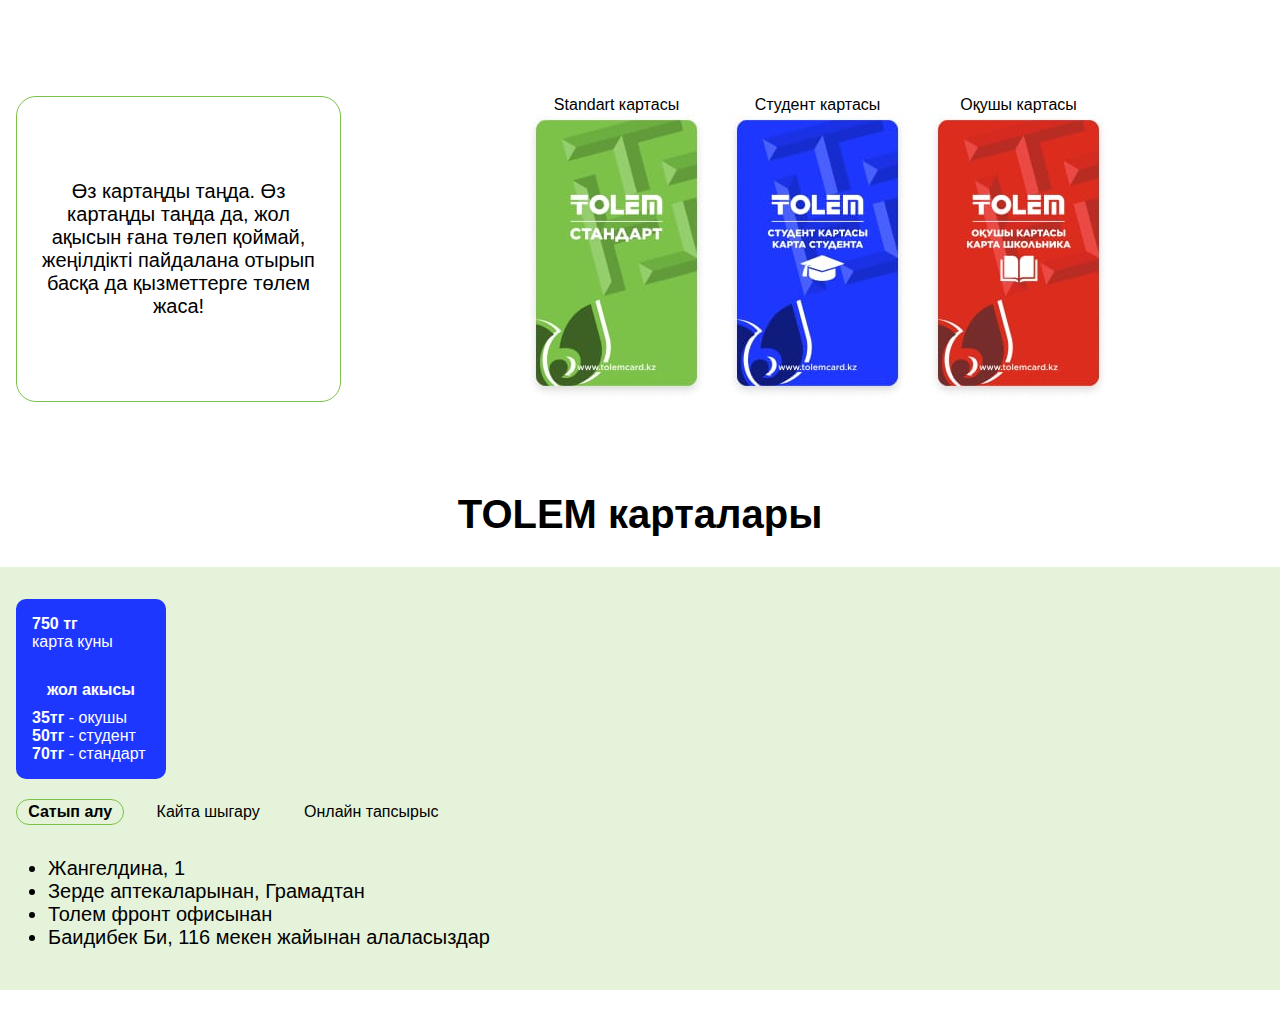
<file: pages/cards.html>
<!DOCTYPE html>
<html lang="en">
<head>
  <meta charset="UTF-8">
  <meta name="viewport" content="width=device-width, initial-scale=1.0">
  <title>Cards</title>
  
  <link rel="stylesheet" href="/css/style.css">

  <script src="/js/tabs.js" defer></script>
  <script src="/js/index.js" defer></script>
  

  <script src="/components/header.js"></script>
  <script src="/components/footer.js"></script>

  <link rel="apple-touch-icon" sizes="180x180" href="/assets/favicon/apple-touch-icon.png">
  <link rel="icon" type="image/png" sizes="32x32" href="/assets/favicon/favicon-32x32.png">
  <link rel="icon" type="image/png" sizes="16x16" href="/assets/favicon/favicon-16x16.png">
</head>
<body>
  <header-component></header-component>
  <main class="mb-8">
    <section id="cards" class="container mb-18 gap-6 flex flex-wrap justify-between">
      <div class="box text-base text-center flex items-center">
        Өз картаңды таңда. 
        Өз картаңды таңда да, 
        жол ақысын ғана 
        төлеп қоймай, жеңілдікті 
        пайдалана отырып басқа 
        да қызметтерге 
        төлем жаса!
      </div>
      <div class="flex cards-wrapper flex-1 justify-center gap-4 text-center">
        <div>
          <p>Standart картасы</p>
          <img style="min-width: 9rem;" src="/assets/images/standard.jpg" alt="standard card">
        </div>
        <div>
          <p>Студент картасы</p>
          <img style="min-width: 9rem;" src="/assets/images/student.jpg" alt="student card">
        </div>
        <div>
          <p>Оқушы картасы</p>
          <img style="min-width: 9rem;" src="/assets/images/puple.jpg" alt="puple card">
        </div>
      </div>
    </section>
    <section>
      <div class="fw-600 text-center mb-6" style="font-size: 2.5rem;">TOLEM карталары</div>
      <div id="cards-description">
        <div class="container flex gap-16 flex-wrap">
          <div class="student-card">
            <div class="mb-6"><div class="fw-600">750 тг</div> карта куны</div>
            <div class="fw-600 text-center mb-2">жол акысы</div>
            <div>
              <strong>35тг</strong> - окушы <br>
              <strong>50тг</strong> - студент <br>
              <strong>70тг</strong> - стандарт <br>
            </div>
          </div>
          <div class="flex flex-col">
            <div class="flex tabs gap-16">
              <div class="tab active" data-tab="1">Сатып алу</div>
              <div class="tab" data-tab="2">Кайта шыгару</div>
              <div class="tab" data-tab="3">Онлайн тапсырыс</div>
            </div>
            <div class="tab-contents relative text-base">
              <div class="tab-content active" data-content="1">
                <ul>
                  <li>Жангелдина, 1</li>
                  <li>Зерде аптекаларынан, Грамадтан</li>
                  <li>Толем фронт офисынан</li>
                  <li>Баидибек Би, 116 мекен жайынан алаласыздар</li>
                </ul>
              </div>
              <div class="tab-content" data-content="2">
                Оқушы картасы жоғалса немесе істемей қалған жағдайда, оқушының ата-анасы Аль-Фараби даңгыды 9 мекен жайындағы Фронт офисқа келіп арыз жазуы керек. Біздің мамандар жоғалған картаны бұғаттап жаңа карта рәсімдейді. Жоғалған картадағы теңгерімді жаңа картаға ауыстырып береді.
              </div>
              <div class="tab-content" data-content="3">
                <div class="mb-6">
                  Төлем картасына онлайн тапсырыс беру үшін төменде көрсетілген нұсқалар арқылы беруге болады. 
                </div>
                1. Мобильді қосымшаға кіріп “Картаға тапсырыс” батырмасын басасыз <br>
                2. Ашылған беттегі нұсқаулықтарды толтырасыз <br>
                3. Карта құнын өтейсіз <br>
              </div>
            </div>
          </div>
        </div>
      </div>
    </section>
  </main>
  <footer-component></footer-component>
</body>
</html>
</file>
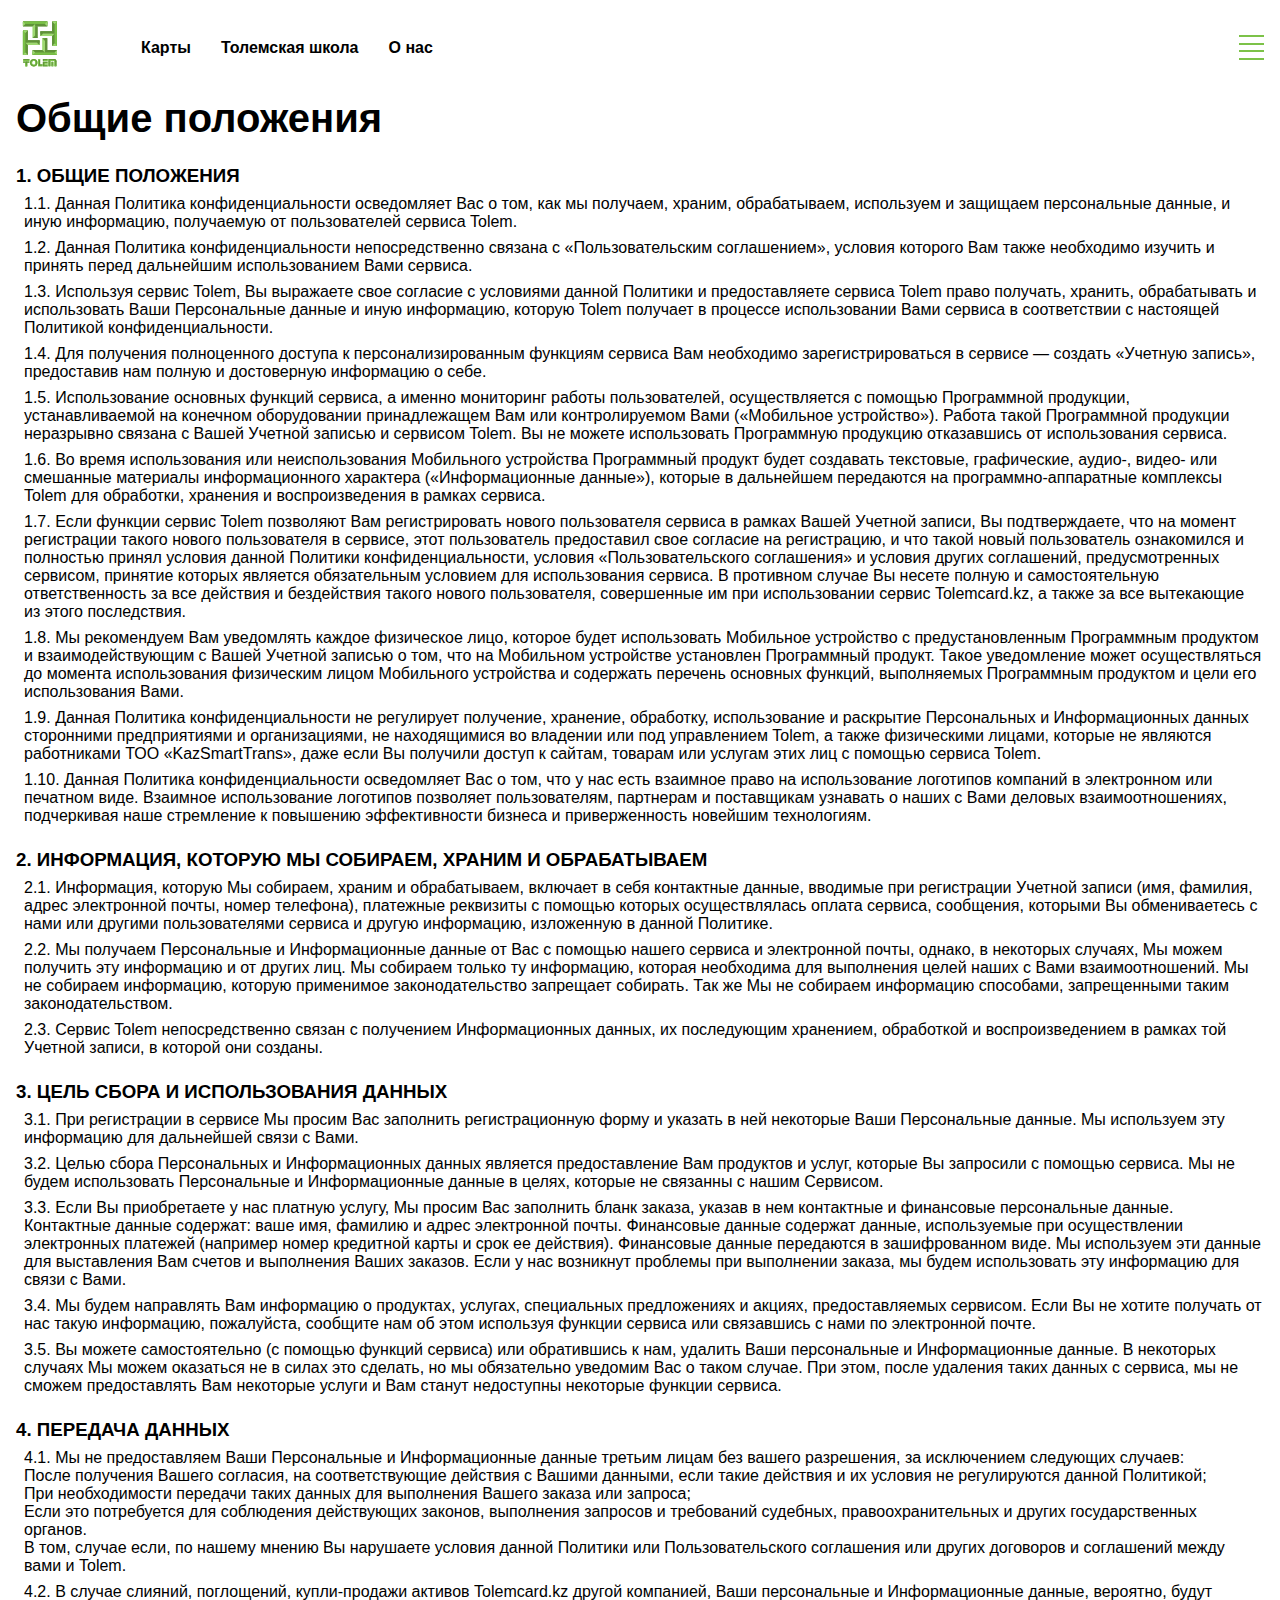
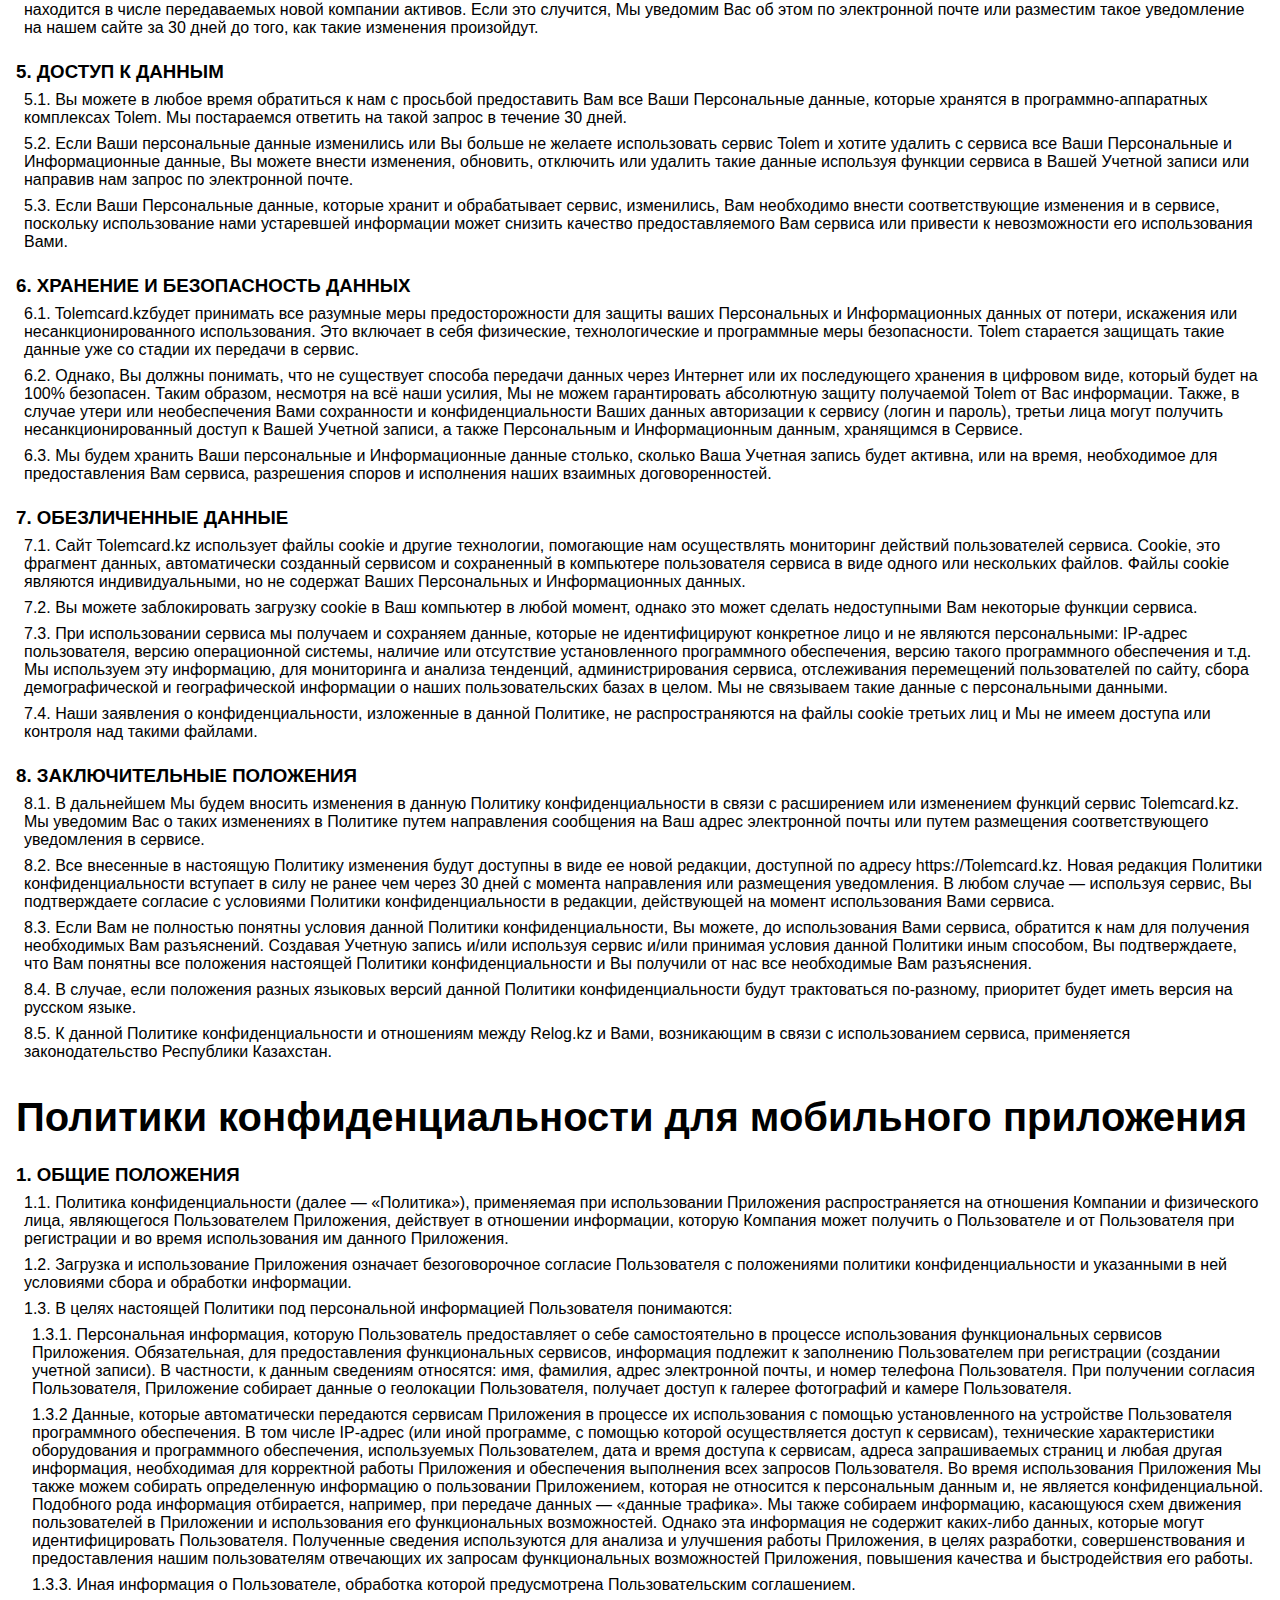
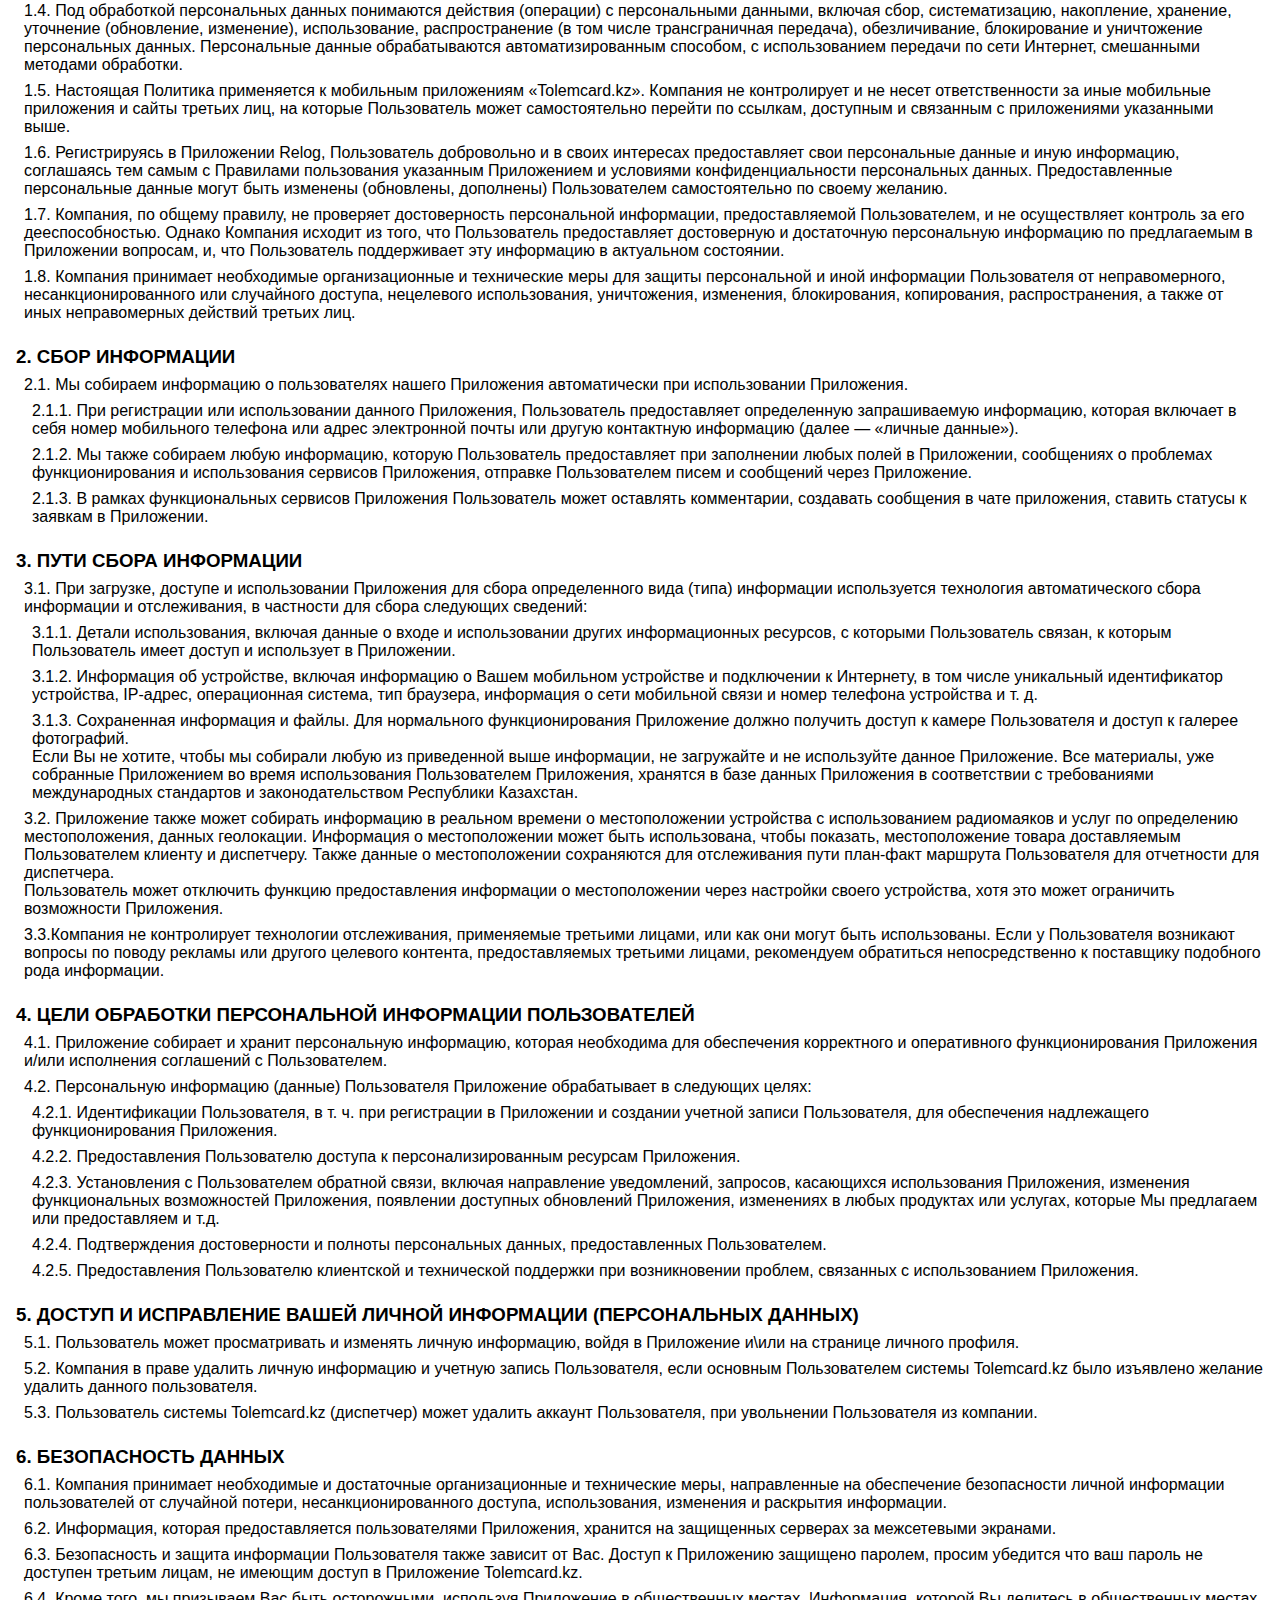
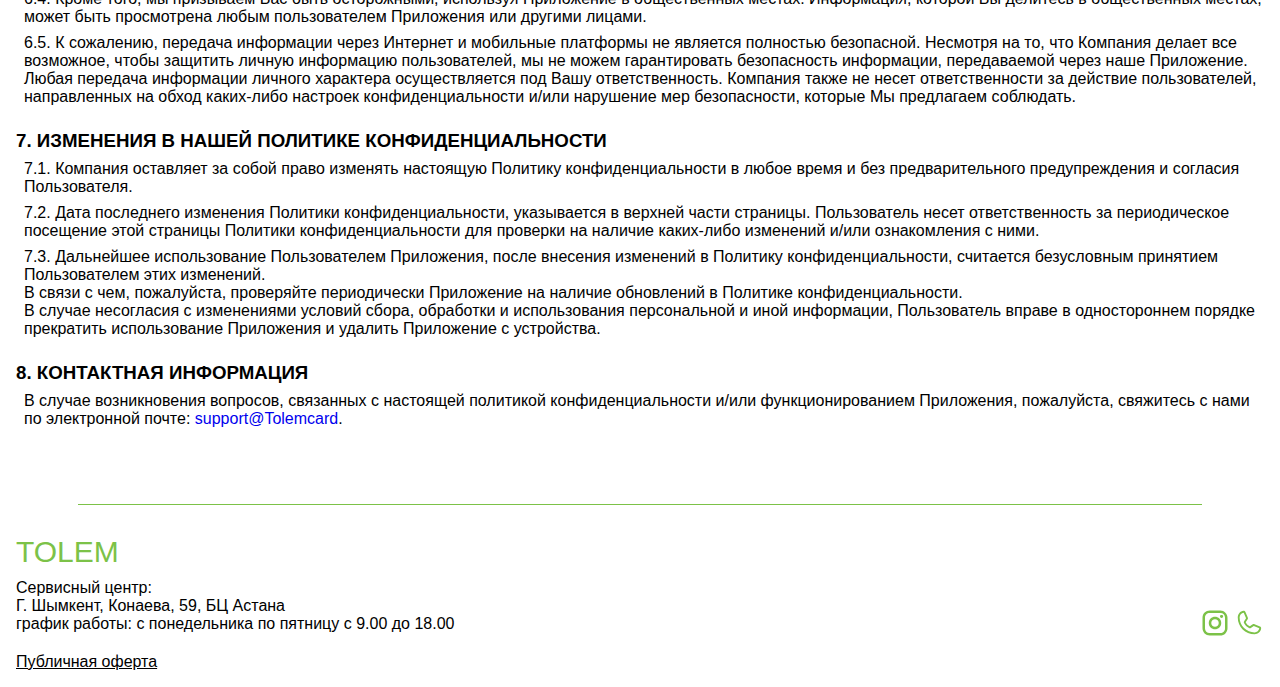
<file: ru/politics.html>
<!DOCTYPE html>
<html lang="ru">
<head>
  <meta charset="UTF-8">
  <meta name="viewport" content="width=device-width, initial-scale=1.0">
  <title>Публичная оферта</title>

  <link rel="stylesheet" href="/css/style.css">

  <script src="/js/index.js" defer></script>

  <script src="/components/header.js"></script>
  <script src="/components/footer.js"></script>

  <link rel="apple-touch-icon" sizes="180x180" href="/assets/favicon/apple-touch-icon.png">
  <link rel="icon" type="image/png" sizes="32x32" href="/assets/favicon/favicon-32x32.png">
  <link rel="icon" type="image/png" sizes="16x16" href="/assets/favicon/favicon-16x16.png">
</head>
<body>
  <header-component link="/politics.html"></header-component>
  <main class="container rules mb-12">
    <h2 class="mb-4">Общие положения</h2>
    <h3>
      1. ОБЩИЕ ПОЛОЖЕНИЯ
    </h3>
      <p>
        1.1. Данная Политика конфиденциальности осведомляет Вас о том, как мы получаем, храним, обрабатываем, используем и защищаем персональные данные, и иную информацию, получаемую от пользователей сервиса Tolem.
      </p>
      <p>
        1.2. Данная Политика конфиденциальности непосредственно связана с «Пользовательским соглашением», условия которого Вам также необходимо изучить и принять перед дальнейшим использованием Вами сервиса.
      </p>
      <p>
        1.3. Используя сервис Tolem, Вы выражаете свое согласие с условиями данной Политики и предоставляете сервиса Tolem право получать, хранить, обрабатывать и использовать Ваши Персональные данные и иную информацию, которую Tolem получает в процессе использовании Вами сервиса в соответствии с настоящей Политикой конфиденциальности.
      </p>
      <p>
        1.4. Для получения полноценного доступа к персонализированным функциям сервиса Вам необходимо зарегистрироваться в сервисе — создать «Учетную запись», предоставив нам полную и достоверную информацию о себе.
      </p>
      <p>
        1.5. Использование основных функций сервиса, а именно мониторинг работы пользователей, осуществляется с помощью Программной продукции, устанавливаемой на конечном оборудовании принадлежащем Вам или контролируемом Вами («Мобильное устройство»). Работа такой Программной продукции неразрывно связана с Вашей Учетной записью и сервисом Tolem. Вы не можете использовать Программную продукцию отказавшись от использования сервиса.
      </p>
      <p>
        1.6. Во время использования или неиспользования Мобильного устройства Программный продукт будет создавать текстовые, графические, аудио-, видео- или смешанные материалы информационного характера («Информационные данные»), которые в дальнейшем передаются на программно-аппаратные комплексы Tolem для обработки, хранения и воспроизведения в рамках сервиса.
      </p>
      <p>
        1.7. Если функции сервис Tolem позволяют Вам регистрировать нового пользователя сервиса в рамках Вашей Учетной записи, Вы подтверждаете, что на момент регистрации такого нового пользователя в сервисе, этот пользователь предоставил свое согласие на регистрацию, и что такой новый пользователь ознакомился и полностью принял условия данной Политики конфиденциальности, условия «Пользовательского соглашения» и условия других соглашений, предусмотренных сервисом, принятие которых является обязательным условием для использования сервиса. В противном случае Вы несете полную и самостоятельную ответственность за все действия и бездействия такого нового пользователя, совершенные им при использовании сервис Tolemcard.kz, а также за все вытекающие из этого последствия.
      </p>
      <p>
        1.8. Мы рекомендуем Вам уведомлять каждое физическое лицо, которое будет использовать Мобильное устройство с предустановленным Программным продуктом и взаимодействующим с Вашей Учетной записью о том, что на Мобильном устройстве установлен Программный продукт. Такое уведомление может осуществляться до момента использования физическим лицом Мобильного устройства и содержать перечень основных функций, выполняемых Программным продуктом и цели его использования Вами.
      </p>
      <p>
        1.9. Данная Политика конфиденциальности не регулирует получение, хранение, обработку, использование и раскрытие Персональных и Информационных данных сторонними предприятиями и организациями, не находящимися во владении или под управлением Tolem, а также физическими лицами, которые не являются работниками ТОО «KazSmartTrans», даже если Вы получили доступ к сайтам, товарам или услугам этих лиц с помощью сервиса Tolem.
      </p>
      <p>
        1.10. Данная Политика конфиденциальности осведомляет Вас о том, что у нас есть взаимное право на использование логотипов компаний в электронном или печатном виде. Взаимное использование логотипов позволяет пользователям, партнерам и поставщикам узнавать о наших с Вами деловых взаимоотношениях, подчеркивая наше стремление к повышению эффективности бизнеса и приверженность новейшим технологиям.
      </p>
      <h3>
        2. ИНФОРМАЦИЯ, КОТОРУЮ МЫ СОБИРАЕМ, ХРАНИМ И ОБРАБАТЫВАЕМ
      </h3>
      <p>
        2.1. Информация, которую Мы собираем, храним и обрабатываем, включает в себя контактные данные, вводимые при регистрации Учетной записи (имя, фамилия, адрес электронной почты, номер телефона), платежные реквизиты с помощью которых осуществлялась оплата сервиса, сообщения, которыми Вы обмениваетесь с нами или другими пользователями сервиса и другую информацию, изложенную в данной Политике.
      </p>
      <p>
        2.2. Мы получаем Персональные и Информационные данные от Вас с помощью нашего сервиса и электронной почты, однако, в некоторых случаях, Мы можем получить эту информацию и от других лиц. Мы собираем только ту информацию, которая необходима для выполнения целей наших с Вами взаимоотношений. Мы не собираем информацию, которую применимое законодательство запрещает собирать. Так же Мы не собираем информацию способами, запрещенными таким законодательством.
      </p>
      <p>
        2.3. Сервис Tolem непосредственно связан с получением Информационных данных, их последующим хранением, обработкой и воспроизведением в рамках той Учетной записи, в которой они созданы.
      </p>
      <h3>
        3. ЦЕЛЬ СБОРА И ИСПОЛЬЗОВАНИЯ ДАННЫХ
      </h3>
      <p>
        3.1. При регистрации в сервисе Мы просим Вас заполнить регистрационную форму и указать в ней некоторые Ваши Персональные данные. Мы используем эту информацию для дальнейшей связи с Вами.
      </p>
      <p>
        3.2. Целью сбора Персональных и Информационных данных является предоставление Вам продуктов и услуг, которые Вы запросили с помощью сервиса. Мы не будем использовать Персональные и Информационные данные в целях, которые не связанны с нашим Сервисом.
      </p>
      <p>
        3.3. Если Вы приобретаете у нас платную услугу, Мы просим Вас заполнить бланк заказа, указав в нем контактные и финансовые персональные данные. Контактные данные содержат: ваше имя, фамилию и адрес электронной почты. Финансовые данные содержат данные, используемые при осуществлении электронных платежей (например номер кредитной карты и срок ее действия). Финансовые данные передаются в зашифрованном виде. Мы используем эти данные для выставления Вам счетов и выполнения Ваших заказов. Если у нас возникнут проблемы при выполнении заказа, мы будем использовать эту информацию для связи с Вами.
      </p>
      <p>
        3.4. Мы будем направлять Вам информацию о продуктах, услугах, специальных предложениях и акциях, предоставляемых сервисом. Если Вы не хотите получать от нас такую информацию, пожалуйста, сообщите нам об этом используя функции сервиса или связавшись с нами по электронной почте.
      </p>
      <p>
        3.5. Вы можете самостоятельно (с помощью функций сервиса) или обратившись к нам, удалить Ваши персональные и Информационные данные. В некоторых случаях Мы можем оказаться не в силах это сделать, но мы обязательно уведомим Вас о таком случае. При этом, после удаления таких данных с сервиса, мы не сможем предоставлять Вам некоторые услуги и Вам станут недоступны некоторые функции сервиса.
      </p>
      <h3>
        4. ПЕРЕДАЧА ДАННЫХ
      </h3>
      <p>
        4.1. Мы не предоставляем Ваши Персональные и Информационные данные третьим лицам без вашего разрешения, за исключением следующих случаев: <br>
        После получения Вашего согласия, на соответствующие действия с Вашими данными, если такие действия и их условия не регулируются данной Политикой; <br>
        При необходимости передачи таких данных для выполнения Вашего заказа или запроса; <br>
        Если это потребуется для соблюдения действующих законов, выполнения запросов и требований судебных, правоохранительных и других государственных органов. <br>
        В том, случае если, по нашему мнению Вы нарушаете условия данной Политики или Пользовательского соглашения или других договоров и соглашений между вами и Tolem.
      </p>
      <p>
        4.2. В случае слияний, поглощений, купли-продажи активов Tolemcard.kz другой компанией, Ваши персональные и Информационные данные, вероятно, будут находится в числе передаваемых новой компании активов. Если это случится, Мы уведомим Вас об этом по электронной почте или разместим такое уведомление на нашем сайте за 30 дней до того, как такие изменения произойдут.
      </p>
      <h3>
        5. ДОСТУП К ДАННЫМ
      </h3>
      <p>
        5.1. Вы можете в любое время обратиться к нам с просьбой предоставить Вам все Ваши Персональные данные, которые хранятся в программно-аппаратных комплексах Tolem. Мы постараемся ответить на такой запрос в течение 30 дней.
      </p>
      <p>
        5.2. Если Ваши персональные данные изменились или Вы больше не желаете использовать сервис Tolem и хотите удалить с сервиса все Ваши Персональные и Информационные данные, Вы можете внести изменения, обновить, отключить или удалить такие данные используя функции сервиса в Вашей Учетной записи или направив нам запрос по электронной почте.
      </p>
      <p>
        5.3. Если Ваши Персональные данные, которые хранит и обрабатывает сервис, изменились, Вам необходимо внести соответствующие изменения и в сервисе, поскольку использование нами устаревшей информации может снизить качество предоставляемого Вам сервиса или привести к невозможности его использования Вами.
      </p>
      <h3>
        6. ХРАНЕНИЕ И БЕЗОПАСНОСТЬ ДАННЫХ
      </h3> 
      <p>
        6.1. Tolemcard.kzбудет принимать все разумные меры предосторожности для защиты ваших Персональных и Информационных данных от потери, искажения или несанкционированного использования. Это включает в себя физические, технологические и программные меры безопасности. Tolem старается защищать такие данные уже со стадии их передачи в сервис.
      </p>
      <p>
        6.2. Однако, Вы должны понимать, что не существует способа передачи данных через Интернет или их последующего хранения в цифровом виде, который будет на 100% безопасен. Таким образом, несмотря на всё наши усилия, Мы не можем гарантировать абсолютную защиту получаемой Tolem от Вас информации. Также, в случае утери или необеспечения Вами сохранности и конфиденциальности Ваших данных авторизации к сервису (логин и пароль), третьи лица могут получить несанкционированный доступ к Вашей Учетной записи, а также Персональным и Информационным данным, хранящимся в Сервисе.
      </p>
      <p>
        6.3. Мы будем хранить Ваши персональные и Информационные данные столько, сколько Ваша Учетная запись будет активна, или на время, необходимое для предоставления Вам сервиса, разрешения споров и исполнения наших взаимных договоренностей.
      </p>
      <h3>
        7. ОБЕЗЛИЧЕННЫЕ ДАННЫЕ
      </h3>
      <p>
        7.1. Сайт Tolemcard.kz использует файлы сookie и другие технологии, помогающие нам осуществлять мониторинг действий пользователей сервиса. Cookie, это фрагмент данных, автоматически созданный сервисом и сохраненный в компьютере пользователя сервиса в виде одного или нескольких файлов. Файлы сookie являются индивидуальными, но не содержат Ваших Персональных и Информационных данных.
      </p>
      <p>
        7.2. Вы можете заблокировать загрузку сookie в Ваш компьютер в любой момент, однако это может сделать недоступными Вам некоторые функции сервиса.
      </p>
      <p>
        7.3. При использовании сервиса мы получаем и сохраняем данные, которые не идентифицируют конкретное лицо и не являются персональными: IP-адрес пользователя, версию операционной системы, наличие или отсутствие установленного программного обеспечения, версию такого программного обеспечения и т.д. Мы используем эту информацию, для мониторинга и анализа тенденций, администрирования сервиса, отслеживания перемещений пользователей по сайту, сбора демографической и географической информации о наших пользовательских базах в целом. Мы не связываем такие данные с персональными данными.
      </p>
      <p>
        7.4. Наши заявления о конфиденциальности, изложенные в данной Политике, не распространяются на файлы сookie третьих лиц и Мы не имеем доступа или контроля над такими файлами.
      </p>
      <h3>
        8. ЗАКЛЮЧИТЕЛЬНЫЕ ПОЛОЖЕНИЯ
      </h3>
      <p>
        8.1. В дальнейшем Мы будем вносить изменения в данную Политику конфиденциальности в связи с расширением или изменением функций сервис Tolemcard.kz. Мы уведомим Вас о таких изменениях в Политике путем направления сообщения на Ваш адрес электронной почты или путем размещения соответствующего уведомления в сервисе.
      </p>
      <p>
        8.2. Все внесенные в настоящую Политику изменения будут доступны в виде ее новой редакции, доступной по адресу https://Tolemcard.kz. Новая редакция Политики конфиденциальности вступает в силу не ранее чем через 30 дней с момента направления или размещения уведомления. В любом случае — используя сервис, Вы подтверждаете согласие с условиями Политики конфиденциальности в редакции, действующей на момент использования Вами сервиса.
      </p>
      <p>
        8.3. Если Вам не полностью понятны условия данной Политики конфиденциальности, Вы можете, до использования Вами сервиса, обратится к нам для получения необходимых Вам разъяснений. Создавая Учетную запись и/или используя сервис и/или принимая условия данной Политики иным способом, Вы подтверждаете, что Вам понятны все положения настоящей Политики конфиденциальности и Вы получили от нас все необходимые Вам разъяснения.
      </p>
      <p>
        8.4. В случае, если положения разных языковых версий данной Политики конфиденциальности будут трактоваться по-разному, приоритет будет иметь версия на русском языке.
      </p>
      <p class="mb-last-p">
        8.5. К данной Политике конфиденциальности и отношениям между Relog.kz и Вами, возникающим в связи с использованием сервиса, применяется законодательство Республики Казахстан.
      </p>
      <h2 class="mb-4">
        Политики конфиденциальности для мобильного приложения
      </h2>
      <h3>
        1. ОБЩИЕ ПОЛОЖЕНИЯ
      </h3>
      <p>
        1.1. Политика конфиденциальности (далее — «Политика»), применяемая при использовании Приложения распространяется на отношения Компании и физического лица, являющегося Пользователем Приложения, действует в отношении информации, которую Компания может получить о Пользователе и от Пользователя при регистрации и во время использования им данного Приложения.
      </p>
      <p>
        1.2. Загрузка и использование Приложения означает безоговорочное согласие Пользователя с положениями политики конфиденциальности и указанными в ней условиями сбора и обработки информации.
      </p>
      <div>
        1.3. В целях настоящей Политики под персональной информацией Пользователя понимаются:
        <p>
          1.3.1. Персональная информация, которую Пользователь предоставляет о себе самостоятельно в процессе использования функциональных сервисов Приложения.
          Обязательная, для предоставления функциональных сервисов, информация подлежит к заполнению Пользователем при регистрации (создании учетной записи).
          В частности, к данным сведениям относятся: имя, фамилия, адрес электронной почты, и номер телефона Пользователя.
          При получении согласия Пользователя, Приложение собирает данные о геолокации Пользователя, получает доступ к галерее фотографий и камере Пользователя.
        </p>
        <p>
          1.3.2 Данные, которые автоматически передаются сервисам Приложения в процессе их использования с помощью установленного на устройстве Пользователя программного обеспечения. В том числе IP-адрес (или иной программе, с помощью которой осуществляется доступ к сервисам), технические характеристики оборудования и программного обеспечения, используемых Пользователем, дата и время доступа к сервисам, адреса запрашиваемых страниц и любая другая информация, необходимая для корректной работы Приложения и обеспечения выполнения всех запросов Пользователя. Во время использования Приложения Мы также можем собирать определенную информацию о пользовании Приложением, которая не относится к персональным данным и, не является конфиденциальной. Подобного рода информация отбирается, например, при передаче данных — «данные трафика». Мы также собираем информацию, касающуюся схем движения пользователей в Приложении и использования его функциональных возможностей. Однако эта информация не содержит каких-либо данных, которые могут идентифицировать Пользователя. Полученные сведения используются для анализа и улучшения работы Приложения, в целях разработки, совершенствования и предоставления нашим пользователям отвечающих их запросам функциональных возможностей Приложения, повышения качества и быстродействия его работы.
        </p>
        <p>
          1.3.3. Иная информация о Пользователе, обработка которой предусмотрена Пользовательским соглашением.
        </p>
      </div>
      <p>
        1.4. Под обработкой персональных данных понимаются действия (операции) с персональными данными, включая сбор, систематизацию, накопление, хранение, уточнение (обновление, изменение), использование, распространение (в том числе трансграничная передача), обезличивание, блокирование и уничтожение персональных данных.
        Персональные данные обрабатываются автоматизированным способом, с использованием передачи по сети Интернет, смешанными методами обработки.
      </p>
      <p>
        1.5. Настоящая Политика применяется к мобильным приложениям «Tolemcard.kz». Компания не контролирует и не несет ответственности за иные мобильные приложения и сайты третьих лиц, на которые Пользователь может самостоятельно перейти по ссылкам, доступным и связанным с приложениями указанными выше.
      </p>
      <p>
        1.6. Регистрируясь в Приложении Relog, Пользователь добровольно и в своих интересах предоставляет свои персональные данные и иную информацию, соглашаясь тем самым с Правилами пользования указанным Приложением и условиями конфиденциальности персональных данных.
        Предоставленные персональные данные могут быть изменены (обновлены, дополнены) Пользователем самостоятельно по своему желанию.
      </p>
      <p>
        1.7. Компания, по общему правилу, не проверяет достоверность персональной информации, предоставляемой Пользователем, и не осуществляет контроль за его дееспособностью.
        Однако Компания исходит из того, что Пользователь предоставляет достоверную и достаточную персональную информацию по предлагаемым в Приложении вопросам, и, что Пользователь поддерживает эту информацию в актуальном состоянии.
      </p>
      <p>
        1.8. Компания принимает необходимые организационные и технические меры для защиты персональной и иной информации Пользователя от неправомерного, несанкционированного или случайного доступа, нецелевого использования, уничтожения, изменения, блокирования, копирования, распространения, а также от иных неправомерных действий третьих лиц.
      </p>
      <h3>
        2. СБОР ИНФОРМАЦИИ
      </h3>
      <div>
        2.1. Мы собираем информацию о пользователях нашего Приложения автоматически при использовании Приложения.
        <p>
          2.1.1. При регистрации или использовании данного Приложения, Пользователь предоставляет определенную запрашиваемую информацию, которая включает в себя номер мобильного телефона или адрес электронной почты или другую контактную информацию (далее — «личные данные»).
        </p>
        <p>
          2.1.2. Мы также собираем любую информацию, которую Пользователь предоставляет при заполнении любых полей в Приложении, сообщениях о проблемах функционирования и использования сервисов Приложения, отправке Пользователем писем и сообщений через Приложение.
        </p>
        <p>
          2.1.3. В рамках функциональных сервисов Приложения Пользователь может оставлять комментарии, создавать сообщения в чате приложения, ставить статусы к заявкам в Приложении.
        </p>
      </div>
      <h3>
        3. ПУТИ СБОРА ИНФОРМАЦИИ
      </h3>
      <div>
        3.1. При загрузке, доступе и использовании Приложения для сбора определенного вида (типа) информации используется технология автоматического сбора информации и отслеживания, в частности для сбора следующих сведений:
        <p>
          3.1.1. Детали использования, включая данные о входе и использовании других информационных ресурсов, с которыми Пользователь связан, к которым Пользователь имеет доступ и использует в Приложении.
        </p>
        <p>
          3.1.2. Информация об устройстве, включая информацию о Вашем мобильном устройстве и подключении к Интернету, в том числе уникальный идентификатор устройства, IP-адрес, операционная система, тип браузера, информация о сети мобильной связи и номер телефона устройства и т. д.
        </p>
        <p>
          3.1.3. Сохраненная информация и файлы. Для нормального функционирования Приложение должно получить доступ к камере Пользователя и доступ к галерее фотографий. <br>
          Если Вы не хотите, чтобы мы собирали любую из приведенной выше информации, не загружайте и не используйте данное Приложение. Все материалы, уже собранные Приложением во время использования Пользователем Приложения, хранятся в базе данных Приложения в соответствии с требованиями международных стандартов и законодательством Республики Казахстан.
        </p>
      </div>
      <p>
        3.2. Приложение также может собирать информацию в реальном времени о местоположении устройства с использованием радиомаяков и услуг по определению местоположения, данных геолокации. Информация о местоположении может быть использована, чтобы показать, местоположение товара доставляемым Пользователем клиенту и диспетчеру. Также данные о местоположении сохраняются для отслеживания пути план-факт маршрута Пользователя для отчетности для диспетчера. <br>
        Пользователь может отключить функцию предоставления информации о местоположении через настройки своего устройства, хотя это может ограничить возможности Приложения.
      </p>
      <p>
        3.3.Компания не контролирует технологии отслеживания, применяемые третьими лицами, или как они могут быть использованы. Если у Пользователя возникают вопросы по поводу рекламы или другого целевого контента, предоставляемых третьими лицами, рекомендуем обратиться непосредственно к поставщику подобного рода информации.
      </p>
      <h3>
        4. ЦЕЛИ ОБРАБОТКИ ПЕРСОНАЛЬНОЙ ИНФОРМАЦИИ ПОЛЬЗОВАТЕЛЕЙ
      </h3>
      <p>
        4.1. Приложение собирает и хранит персональную информацию, которая необходима для обеспечения корректного и оперативного функционирования Приложения и/или исполнения соглашений с Пользователем.
      </p>
      <div>
        4.2. Персональную информацию (данные) Пользователя Приложение обрабатывает в следующих целях:
        <p>
          4.2.1. Идентификации Пользователя, в т. ч. при регистрации в Приложении и создании учетной записи Пользователя, для обеспечения надлежащего функционирования Приложения.
        </p>
        <p>
          4.2.2. Предоставления Пользователю доступа к персонализированным ресурсам Приложения.
        </p>
        <p>
          4.2.3. Установления с Пользователем обратной связи, включая направление уведомлений, запросов, касающихся использования Приложения, изменения функциональных возможностей Приложения, появлении доступных обновлений Приложения, изменениях в любых продуктах или услугах, которые Мы предлагаем или предоставляем и т.д.
        </p>
        <p>
          4.2.4. Подтверждения достоверности и полноты персональных данных, предоставленных Пользователем.
        </p>
        <p>
          4.2.5. Предоставления Пользователю клиентской и технической поддержки при возникновении проблем, связанных с использованием Приложения.
        </p>
      </div>
      <h3>
        5. ДОСТУП И ИСПРАВЛЕНИЕ ВАШЕЙ ЛИЧНОЙ ИНФОРМАЦИИ (ПЕРСОНАЛЬНЫХ ДАННЫХ)
      </h3>
      <p>
        5.1. Пользователь может просматривать и изменять личную информацию, войдя в Приложение и\или на странице личного профиля.
      </p>
      <p>
        5.2. Компания в праве удалить личную информацию и учетную запись Пользователя, если основным Пользователем системы Tolemcard.kz было изъявлено желание удалить данного пользователя.
      </p>
      <p>
        5.3. Пользователь системы Tolemcard.kz (диспетчер) может удалить аккаунт Пользователя, при увольнении Пользователя из компании.
      </p>
      <h3>
        6. БЕЗОПАСНОСТЬ ДАННЫХ
      </h3>
      <p>
        6.1. Компания принимает необходимые и достаточные организационные и технические меры, направленные на обеспечение безопасности личной информации пользователей от случайной потери, несанкционированного доступа, использования, изменения и раскрытия информации.
      </p>
      <p>
        6.2. Информация, которая предоставляется пользователями Приложения, хранится на защищенных серверах за межсетевыми экранами.
      </p>
      <p>
        6.3. Безопасность и защита информации Пользователя также зависит от Вас. Доступ к Приложению защищено паролем, просим убедится что ваш пароль не доступен третьим лицам, не имеющим доступ в Приложение Tolemcard.kz.
      </p>
      <p>
        6.4. Кроме того, мы призываем Вас быть осторожными, используя Приложение в общественных местах. Информация, которой Вы делитесь в общественных местах, может быть просмотрена любым пользователем Приложения или другими лицами.
      </p>
      <p>
        6.5. К сожалению, передача информации через Интернет и мобильные платформы не является полностью безопасной. Несмотря на то, что Компания делает все возможное, чтобы защитить личную информацию пользователей, мы не можем гарантировать безопасность информации, передаваемой через наше Приложение. Любая передача информации личного характера осуществляется под Вашу ответственность.
        Компания также не несет ответственности за действие пользователей, направленных на обход каких-либо настроек конфиденциальности и/или нарушение мер безопасности, которые Мы предлагаем соблюдать.
      </p>
      <h3>
        7. ИЗМЕНЕНИЯ В НАШЕЙ ПОЛИТИКЕ КОНФИДЕНЦИАЛЬНОСТИ
      </h3>
      <p>
        7.1. Компания оставляет за собой право изменять настоящую Политику конфиденциальности в любое время и без предварительного предупреждения и согласия Пользователя.
      </p>
      <p>
        7.2. Дата последнего изменения Политики конфиденциальности, указывается в верхней части страницы. Пользователь несет ответственность за периодическое посещение этой страницы Политики конфиденциальности для проверки на наличие каких-либо изменений и/или ознакомления с ними.
      </p>
      <p>
        7.3. Дальнейшее использование Пользователем Приложения, после внесения изменений в Политику конфиденциальности, считается безусловным принятием Пользователем этих изменений. <br>
        В связи с чем, пожалуйста, проверяйте периодически Приложение на наличие обновлений в Политике конфиденциальности. <br>
        В случае несогласия с изменениями условий сбора, обработки и использования персональной и иной информации, Пользователь вправе в одностороннем порядке прекратить использование Приложения и удалить Приложение с устройства.
      </p>
      <h3>
        8. КОНТАКТНАЯ ИНФОРМАЦИЯ
      </h3>
      <p>
        В случае возникновения вопросов, связанных с настоящей политикой конфиденциальности и/или функционированием Приложения, пожалуйста, свяжитесь с нами по электронной почте: <a href="mailto:support@Tolemcard" class="link">support@Tolemcard</a>.
      </p>
    </main>
    <footer-component></footer-component>
</body>
</html>
</file>
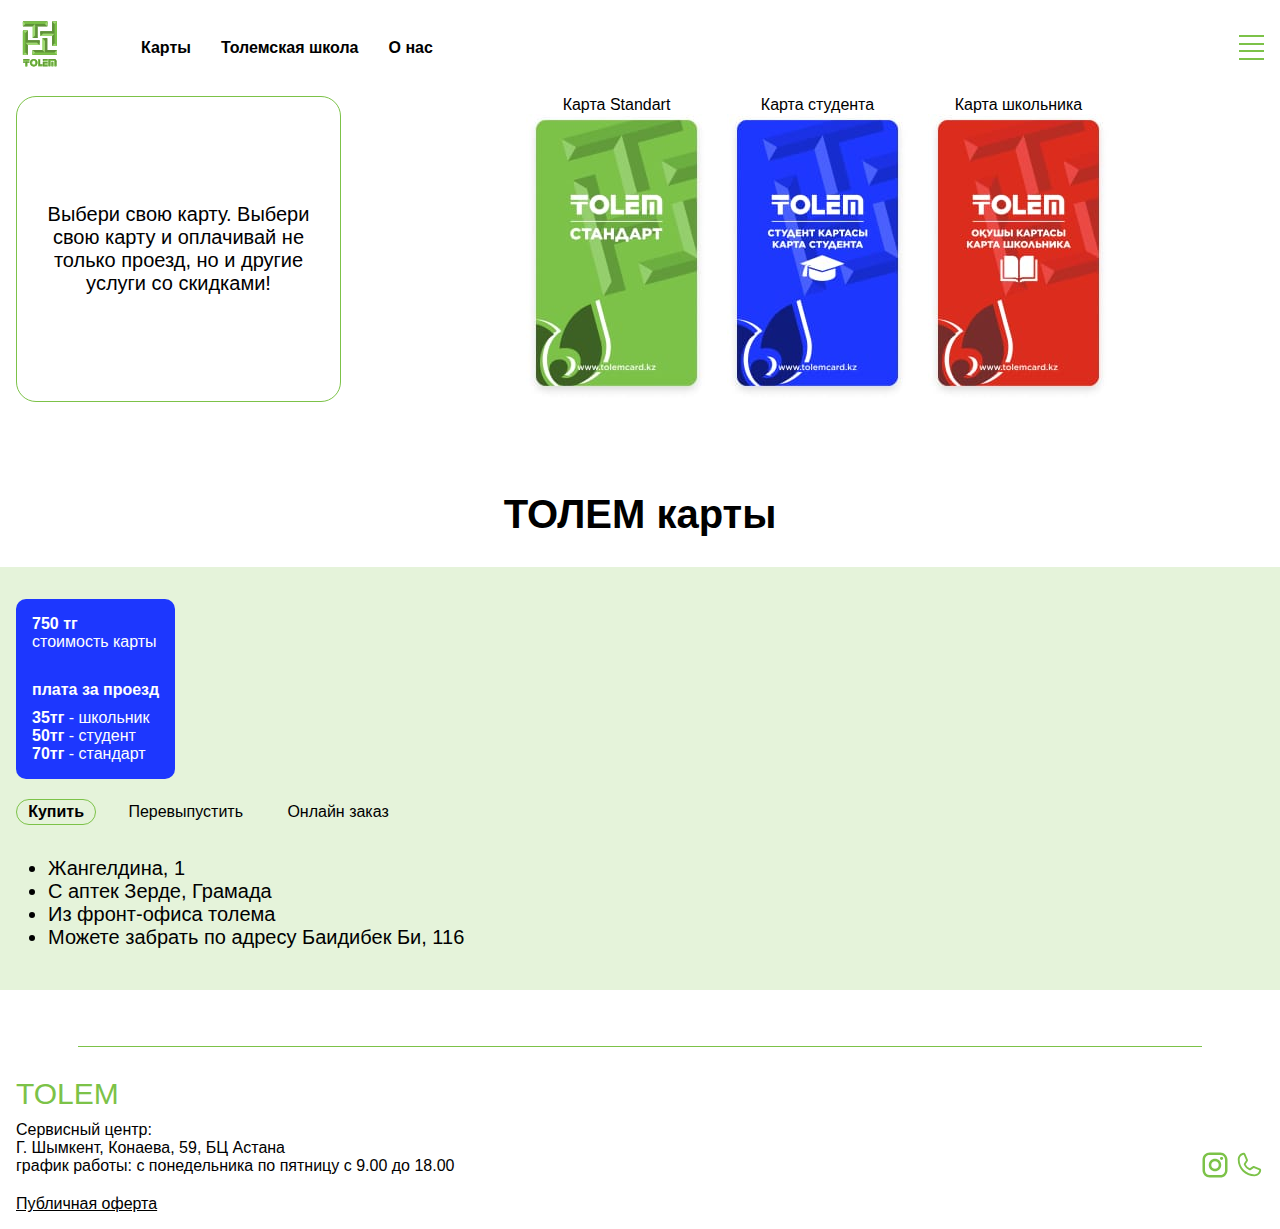
<file: ru/pages/cards.html>
<!DOCTYPE html>
<html lang="ru">
<head>
  <meta charset="UTF-8">
  <meta name="viewport" content="width=device-width, initial-scale=1.0">
  <title>Cards</title>
  
  <link rel="stylesheet" href="/css/style.css">

  <script src="/js/tabs.js" defer></script>
  <script src="/js/index.js" defer></script>
  

  <script src="/components/header.js"></script>
  <script src="/components/footer.js"></script>

  <link rel="apple-touch-icon" sizes="180x180" href="/assets/favicon/apple-touch-icon.png">
  <link rel="icon" type="image/png" sizes="32x32" href="/assets/favicon/favicon-32x32.png">
  <link rel="icon" type="image/png" sizes="16x16" href="/assets/favicon/favicon-16x16.png">
</head>
<body>
  <header-component link="/pages/cards.html"></header-component>
  <main class="mb-8">
    <section id="cards" class="container mb-18 gap-6 flex flex-wrap justify-between">
      <div class="box text-base text-center flex items-center">
        Выбери свою карту. Выбери свою карту и оплачивай не только проезд, но и другие услуги со скидками!
      </div>
      <div class="flex cards-wrapper flex-1 justify-center gap-4 text-center">
        <div>
          <p>Карта Standart</p>
          <img style="min-width: 9rem;" src="/assets/images/standard.jpg" alt="standard card">
        </div>
        <div>
          <p>Карта студента</p>
          <img style="min-width: 9rem;" src="/assets/images/student.jpg" alt="student card">
        </div>
        <div>
          <p>Карта школьника</p>
          <img style="min-width: 9rem;" src="/assets/images/puple.jpg" alt="puple card">
        </div>
      </div>
    </section>
    <section>
      <div class="fw-600 text-center mb-6" style="font-size: 2.5rem;">ТОЛЕМ карты</div>
      <div id="cards-description">
        <div class="container flex gap-16 flex-wrap">
          <div class="student-card">
            <div class="mb-6"><div class="fw-600">750 тг</div> стоимость карты</div>
            <div class="fw-600 text-center mb-2">плата за проезд</div>
            <div>
              <strong>35тг</strong> - школьник <br>
              <strong>50тг</strong> - студент <br>
              <strong>70тг</strong> - стандарт <br>
            </div>
          </div>
          <div class="flex flex-col">
            <div class="flex tabs gap-16">
              <div class="tab active" data-tab="1">Купить</div>
              <div class="tab" data-tab="2">Перевыпустить</div>
              <div class="tab" data-tab="3">Онлайн заказ</div>
            </div>
            <div class="tab-contents relative text-base">
              <div class="tab-content active" data-content="1">
                <ul>
                  <li>Жангелдина, 1</li>
                  <li>С аптек Зерде, Грамада</li>
                  <li>Из фронт-офиса толема</li>
                  <li>Можете забрать по адресу Баидибек Би, 116</li>
                </ul>
              </div>
              <div class="tab-content" data-content="2">
                В случае утери или отказа карты школьника родители должны прийти во фронт-офис по адресу проспект Аль-Фараби, 9 и написать заявление. Наши специалисты оформят новую карту, заблокировав утерянную. Так же переведут баланс потерянной карты на новую.
              </div>
              <div class="tab-content" data-content="3">
                <div class="mb-6">
                  Вы можете оформить онлайн-заказ на платежную карту с помощью вариантов, перечисленных ниже. 
                </div>
                1. Зайдя в мобильное приложение, нажмите на кнопку "Заказать карту"<br>
                2. Заполните данные по инструкции на открывшейся странице <br>
                3. Компенсируйте стоимость карты <br>
              </div>
            </div>
          </div>
        </div>
      </div>
    </section>
  </main>
  <footer-component></footer-component>
</body>
</html>
</file>
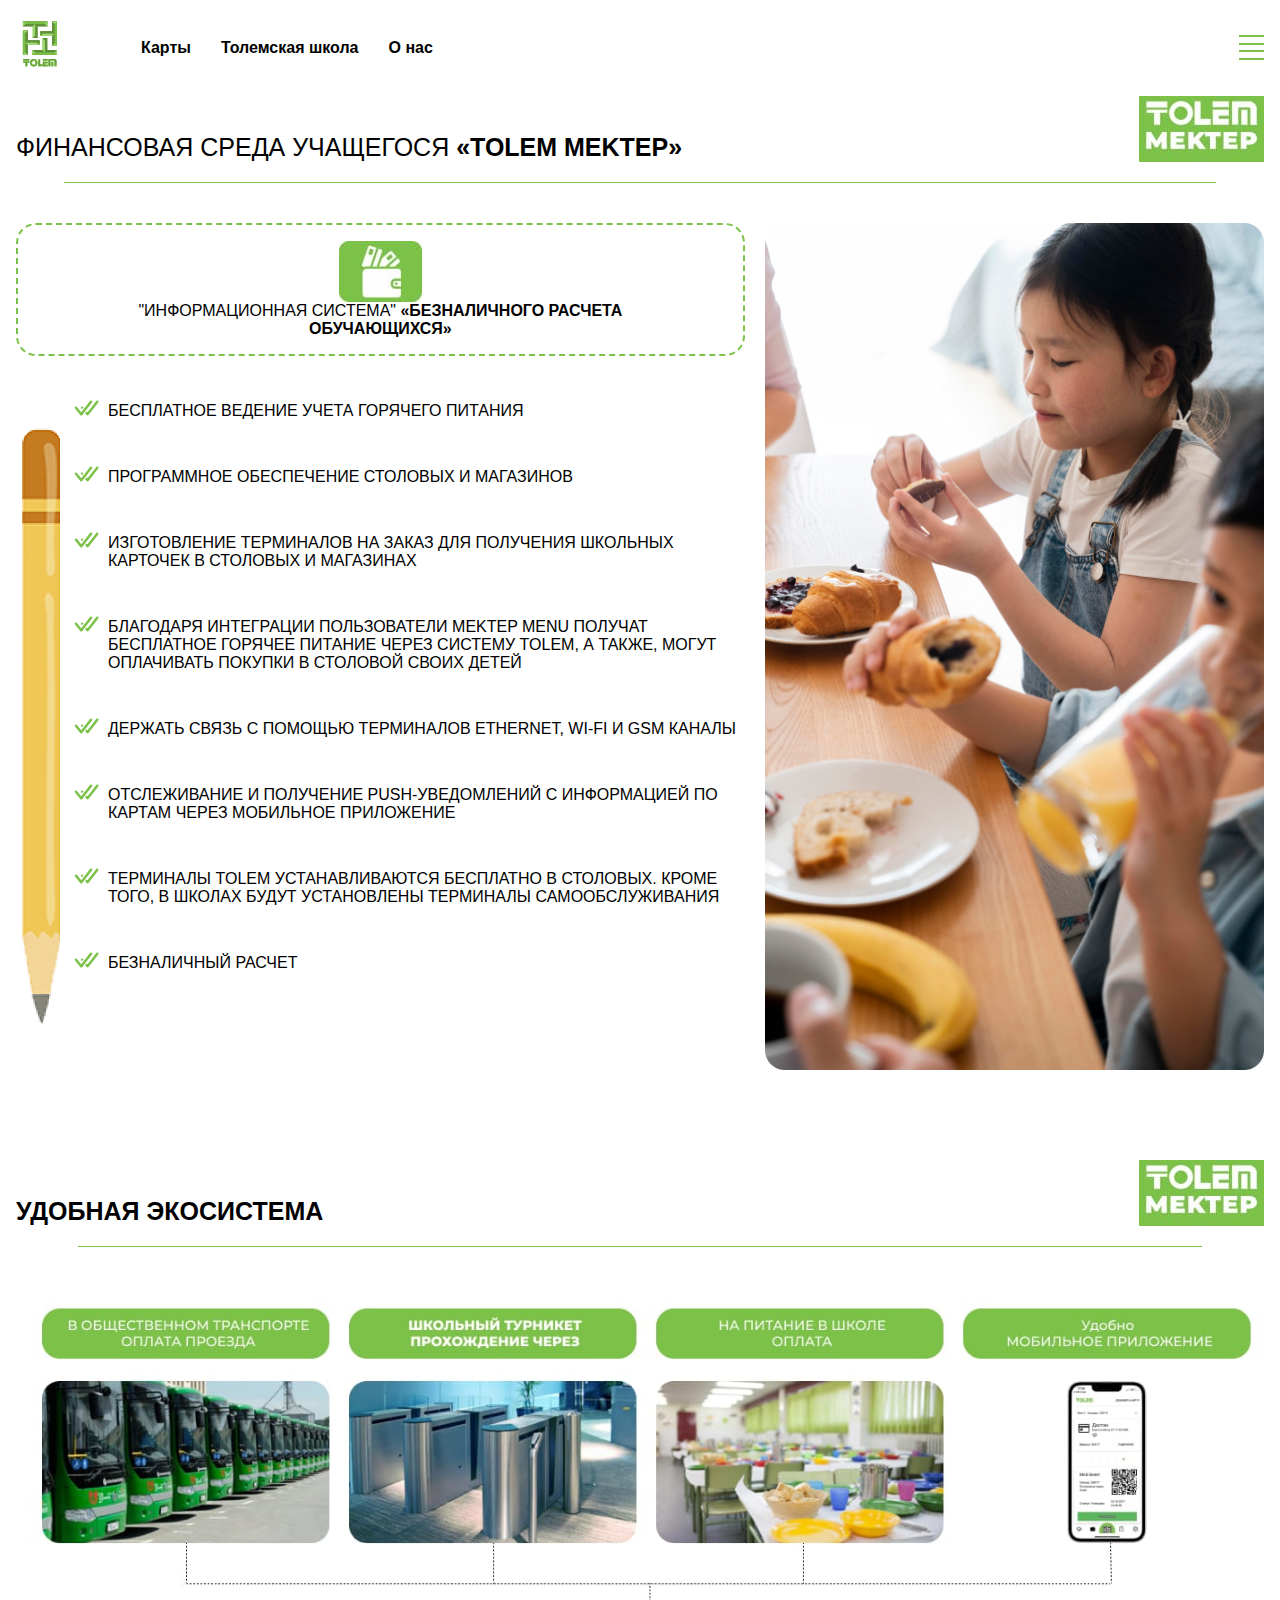
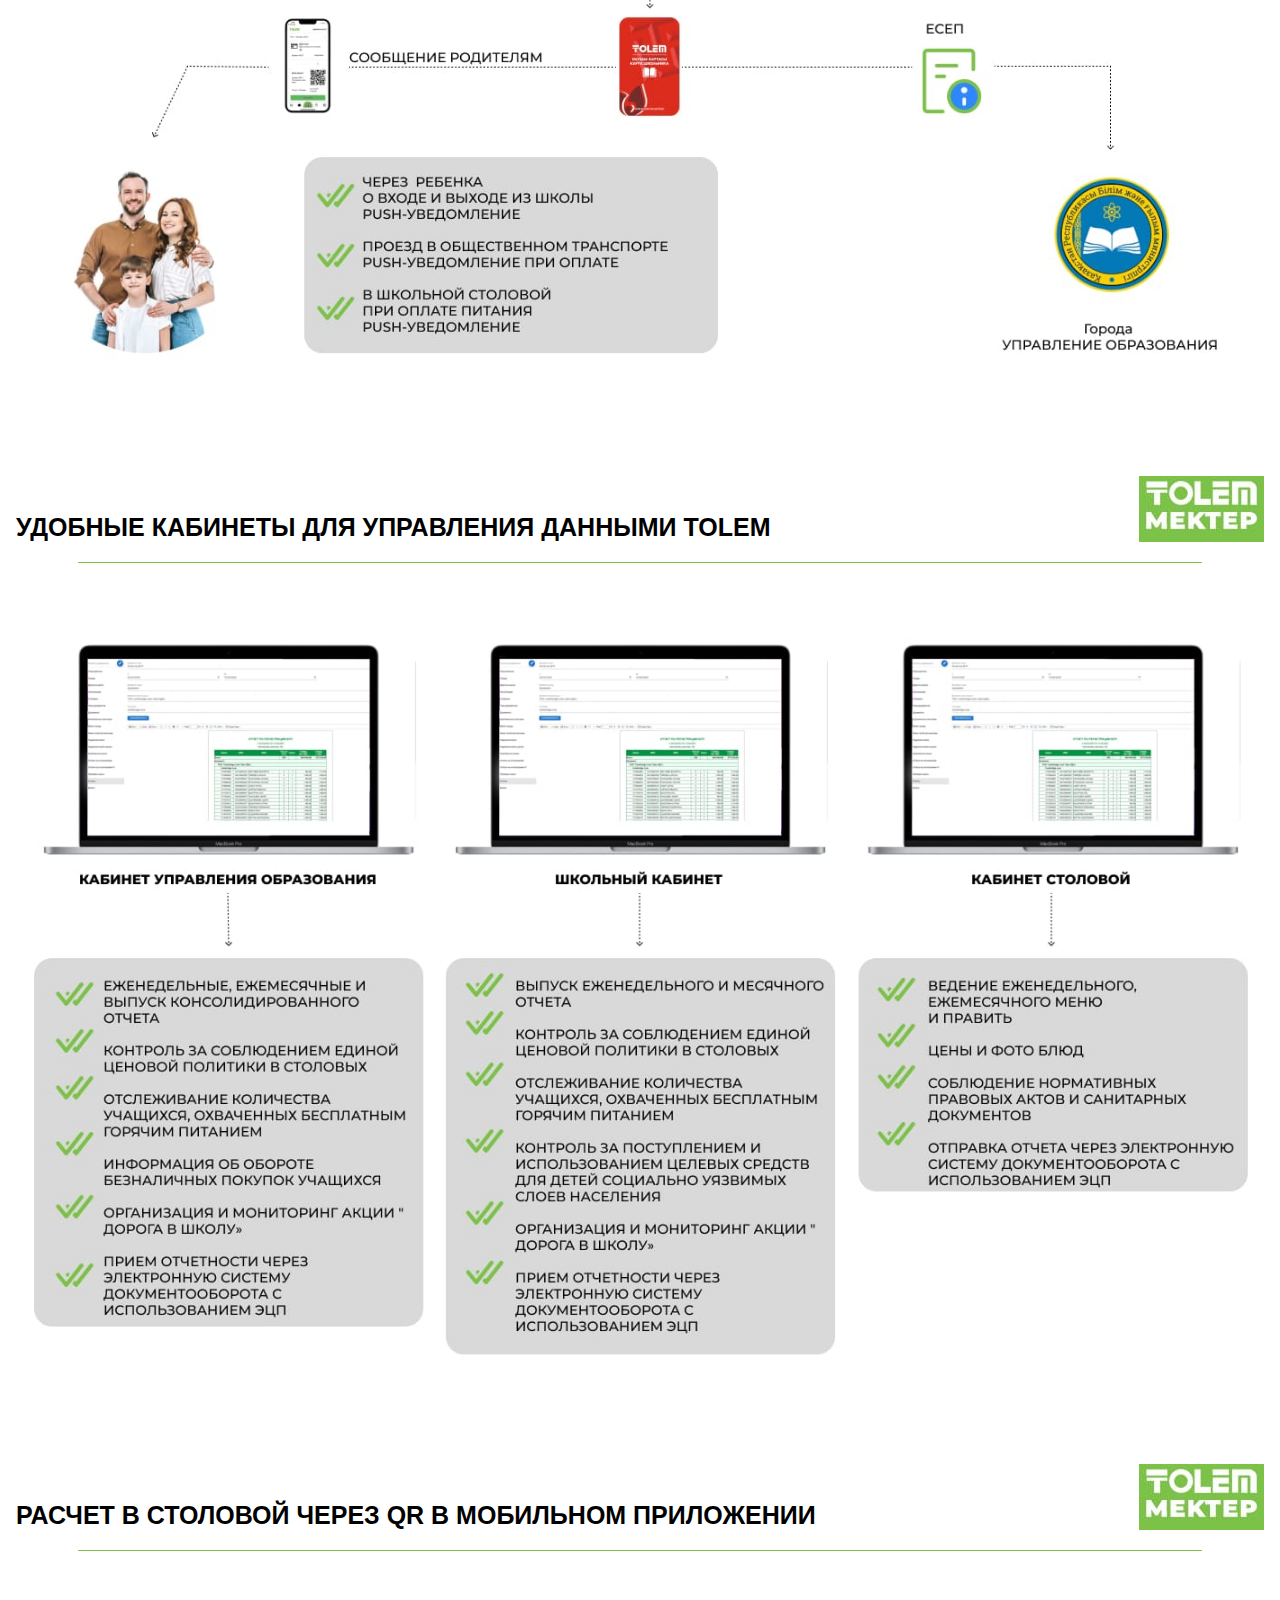
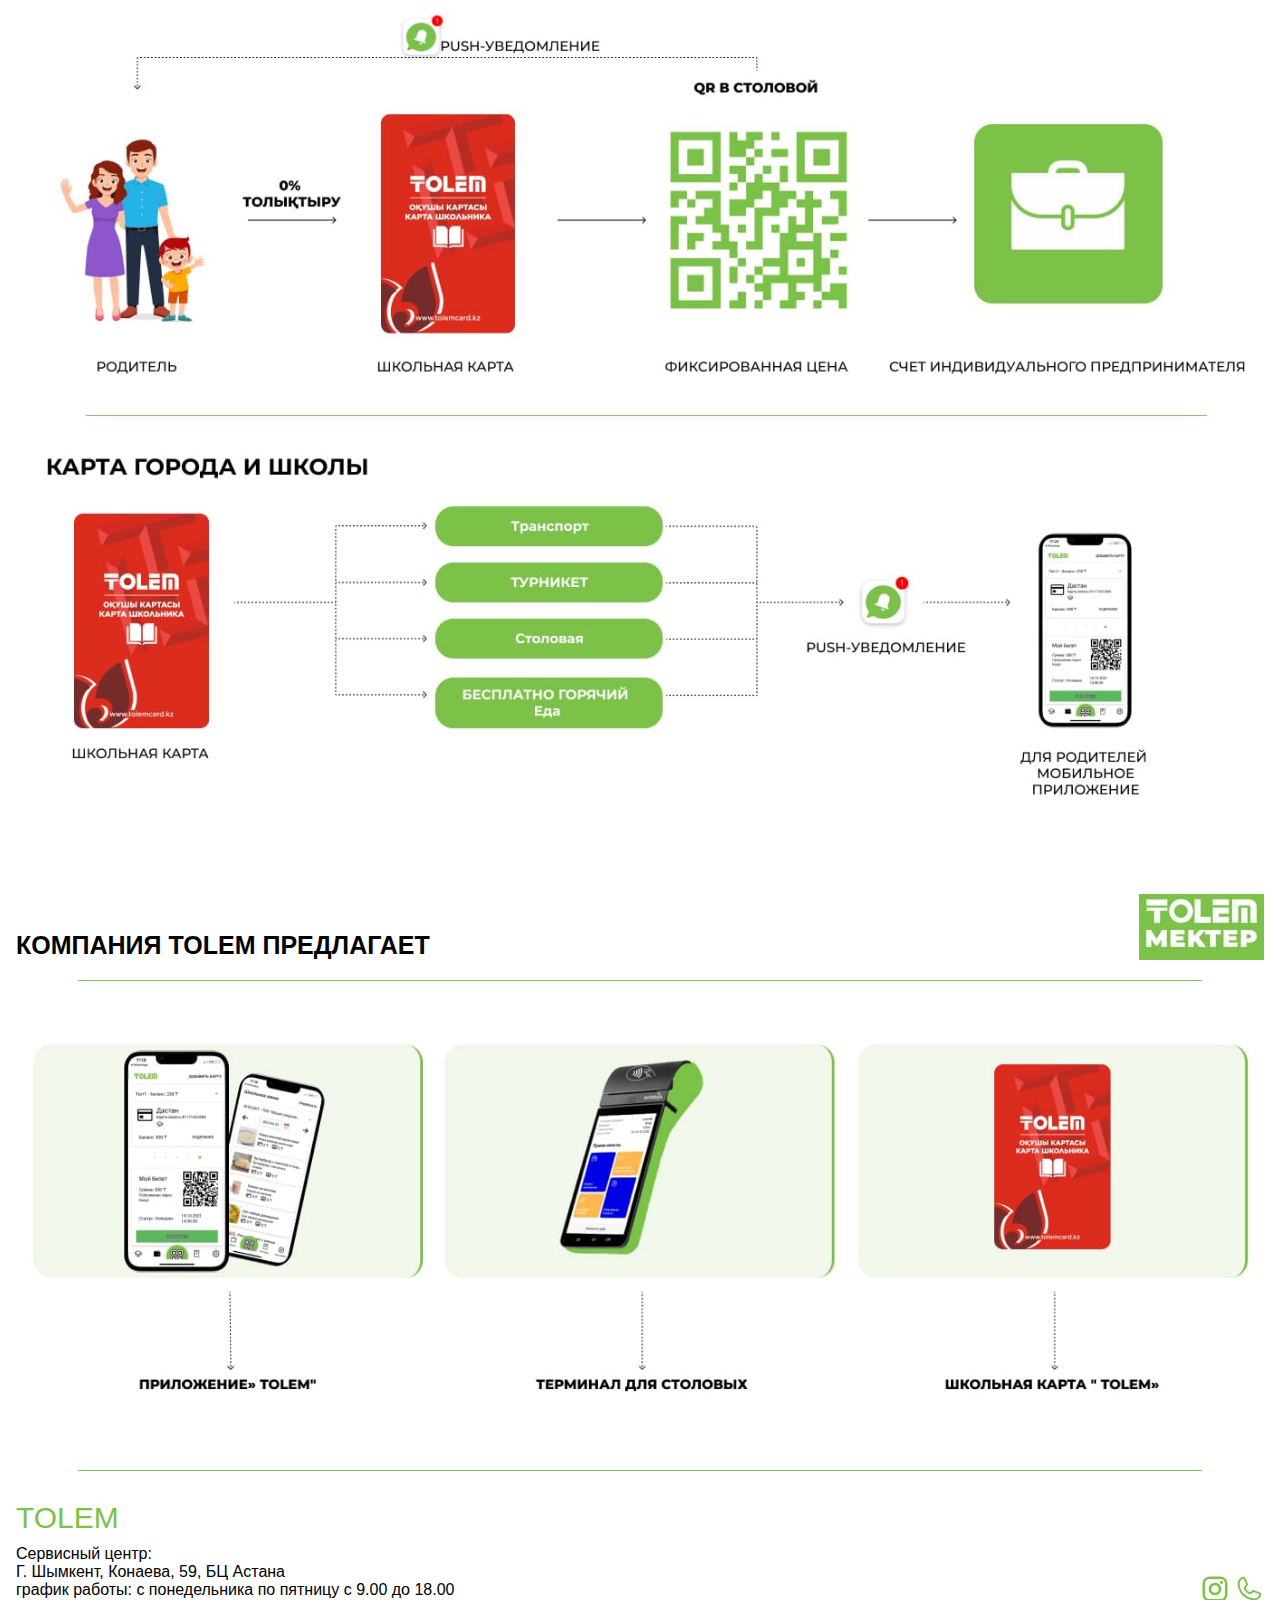
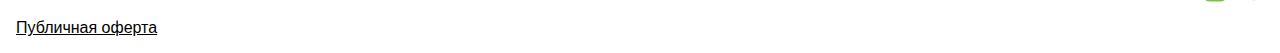
<file: ru/pages/mektep.html>
<!DOCTYPE html>
<html lang="ru">
<head>
  <meta charset="UTF-8">
  <meta name="viewport" content="width=device-width, initial-scale=1.0">
  <title>Tolem Школа</title>

  <link rel="stylesheet" href="/css/style.css">

  <script src="/js/index.js" defer></script>
  

  <script src="/components/header.js"></script>
  <script src="/components/footer.js"></script>

  <link rel="apple-touch-icon" sizes="180x180" href="/assets/favicon/apple-touch-icon.png">
  <link rel="icon" type="image/png" sizes="32x32" href="/assets/favicon/favicon-32x32.png">
  <link rel="icon" type="image/png" sizes="16x16" href="/assets/favicon/favicon-16x16.png">
</head>
<body>
  <header-component link="/pages/mektep.html"></header-component>
  <main class="mb-8">
    <section class="container flex flex-wrap gap-6 justify-between items-end mb-4" style="font-size: 1.5625rem;">
      <div>
        ФИНАНСОВАЯ СРЕДА УЧАЩЕГОСЯ <strong>«TOLEM MEKTEP»</strong>
      </div>
      <img class="md-block" src="/assets/images/logo.jpg" alt="Logo">
    </section>
    <div class="separator w-90 mb-8"></div>
    <section id="mektep-descr" class="container flex gap-16 mb-18">
      <div style="flex: 4;">
        <div class="dashed-box flex flex-col flex-center mb-6">
          <img src="/assets/images/wallet.jpg" alt="wallet image">
          <div class="text-sm text-center">
            "ИНФОРМАЦИОННАЯ СИСТЕМА"
            <strong>
              «БЕЗНАЛИЧНОГО РАСЧЕТА ОБУЧАЮЩИХСЯ» 
            </strong>
          </div>
        </div>
        <div class="flex">
          <img src="/assets/images/pencil.png" id="pencil" alt="pencil">
          <ul class="double-check-list">
            <li>
              БЕСПЛАТНОЕ ВЕДЕНИЕ УЧЕТА ГОРЯЧЕГО ПИТАНИЯ
            </li>
            <li>
              ПРОГРАММНОЕ ОБЕСПЕЧЕНИЕ СТОЛОВЫХ И МАГАЗИНОВ
            </li>
            <li>
              ИЗГОТОВЛЕНИЕ ТЕРМИНАЛОВ НА ЗАКАЗ ДЛЯ ПОЛУЧЕНИЯ ШКОЛЬНЫХ КАРТОЧЕК В СТОЛОВЫХ И МАГАЗИНАХ 
            </li>
            <li>
              БЛАГОДАРЯ ИНТЕГРАЦИИ ПОЛЬЗОВАТЕЛИ MEKTEP MENU ПОЛУЧАТ БЕСПЛАТНОЕ ГОРЯЧЕЕ ПИТАНИЕ ЧЕРЕЗ СИСТЕМУ TOLEM, А ТАКЖЕ, МОГУТ ОПЛАЧИВАТЬ ПОКУПКИ В СТОЛОВОЙ СВОИХ ДЕТЕЙ
            </li>
            <li>
              ДЕРЖАТЬ СВЯЗЬ С ПОМОЩЬЮ ТЕРМИНАЛОВ ETHERNET, WI-FI И GSM КАНАЛЫ 
            </li>
            <li>
              ОТСЛЕЖИВАНИЕ И ПОЛУЧЕНИЕ PUSH-УВЕДОМЛЕНИЙ С ИНФОРМАЦИЕЙ ПО КАРТАМ ЧЕРЕЗ МОБИЛЬНОЕ ПРИЛОЖЕНИЕ 
            </li>
            <li>
              ТЕРМИНАЛЫ TOLEM УСТАНАВЛИВАЮТСЯ БЕСПЛАТНО В СТОЛОВЫХ. 
КРОМЕ ТОГО, В ШКОЛАХ 
БУДУТ УСТАНОВЛЕНЫ ТЕРМИНАЛЫ САМООБСЛУЖИВАНИЯ
            </li>
            <li>
              БЕЗНАЛИЧНЫЙ РАСЧЕТ
            </li>
          </ul>
        </div>
      </div>
      <img class="right-image" src="/assets/images/mektep-image-right.jpg" alt="school">
    </section>
    <section class="container mb-18" style="font-size: 1.5625rem;">
      <div class="flex flex-wrap gap-6 justify-between items-end mb-4">
        <div>
          <strong>УДОБНАЯ ЭКОСИСТЕМА</strong>
        </div>
        <img class="md-block" src="/assets/images/logo.jpg" alt="Logo">
      </div>
      <div class="separator w-90 mb-8"></div>
      <div>
        <img src="/assets/images/ru-mektep-1.jpg" alt="mektep-1">
      </div>
    </section>
    <section class="container mb-18" style="font-size: 1.5625rem;">
      <div class="flex flex-wrap gap-6 justify-between items-end mb-4">
        <div>
          <strong>УДОБНЫЕ КАБИНЕТЫ ДЛЯ УПРАВЛЕНИЯ ДАННЫМИ TOLEM</strong>
        </div>
        <img class="md-block" src="/assets/images/logo.jpg" alt="Logo">
      </div>
      <div class="separator w-90 mb-8"></div>
      <div>
        <img src="/assets/images/ru-mektep-2.jpg" alt="mektep-1">
      </div>
    </section>
    <section class="container mb-18" style="font-size: 1.5625rem;">
      <div class="flex flex-wrap gap-6 justify-between items-end mb-4">
        <div>
          <strong>РАСЧЕТ В СТОЛОВОЙ ЧЕРЕЗ QR В МОБИЛЬНОМ ПРИЛОЖЕНИИ</strong>
        </div>
        <img class="md-block" src="/assets/images/logo.jpg" alt="Logo">
      </div>
      <div class="separator w-90 mb-8"></div>
      <div>
        <img src="/assets/images/ru-mektep-3.jpg" alt="mektep-1">
      </div>
    </section>
    <section class="container" style="font-size: 1.5625rem;">
      <div class="flex flex-wrap gap-6 justify-between items-end mb-4">
        <div>
          <strong>КОМПАНИЯ TOLEM ПРЕДЛАГАЕТ</strong>
        </div>
        <img class="md-block" src="/assets/images/logo.jpg" alt="Logo">
      </div>
      <div class="separator w-90 mb-8"></div>
      <div>
        <img src="/assets/images/ru-mektep-4.jpg" alt="mektep-1">
      </div>
    </section>
  </main>
  <footer-component></footer-component>
</body>
</html>
</file>
<file: css/style.css>
:root {
  --clr-bg: 255, 255, 255;
  --clr-white: 255, 255, 255;
  --clr-fg: 0, 0, 0;
  --clr-black: 0, 0, 0;
  --clr-primary: 124, 194, 72;
  --clr-accent: 217, 217, 217;
}

* {
  margin: 0;
  padding: 0;
  box-sizing: border-box;
}

a {
  text-decoration: none;
}

img {
  max-width: 100%;
}

html {
  font-size: clamp(14px, 1.5vw, 16px);
  font-family: "Montserrat", sans-serif;
  scroll-behavior: smooth;
}

.container {
  max-width: 85rem;
  margin-inline: auto;
  padding-inline: 1rem;
}

.bg {
  background-color: rgb(var(--clr-bg));
}

h1, .h1 {
  font-size: 3.125rem;
  font-weight: 600;
}

h2, .h2 {
  font-size: 2.5rem;
  font-weight: 700;
}

.text-md {
  font-size: 1.875rem;
}

.text-base {
  font-size: 1.25rem;
}

.text-sm {
  font-size: 1rem;
}

.fw-500 {
  font-weight: 500;
}

.fw-600 {
  font-weight: 600;
}

.fw-700 {
  font-weight: 700;
}

.fw-900 {
  font-weight: 900;
}

.text-center {
  text-align: center;
}

.text-white {
  color: rgb(var(--clr-white));
}

.text-black {
  color: rgb(var(--clr-black));
}

.text-primary {
  color: rgb(var(--clr-primary));
}

.flex {
  display: flex;
  align-items: stretch;
}

.flex-col {
  flex-direction: column;
}

.flex-col-r {
  flex-direction: column-reverse;
}

.flex-center {
  justify-content: center;
  align-items: center;
}

.justify-center {
  justify-content: center;
}

.justify-between {
  justify-content: space-between;
}

.items-center {
  align-items: center;
}

.items-start {
  align-items: flex-start;
}

.items-end {
  align-items: flex-end;
}

.flex-wrap {
  flex-wrap: wrap;
}

.flex-wrap-r {
  flex-wrap: wrap-reverse;
}

.flex-1 {
  flex: 1;
}

.gap-1 {
  gap: 5px;
}

.gap-2 {
  gap: 0.625rem;
}

.gap-4 {
  gap: 1.25rem;
}

.gap-6 {
  gap: 1.875rem;
}

.gap-16 {
  gap: 1.25rem;
}

.pt-6 {
  padding-top: 1.875rem;
}

.mr-3 {
  margin-right: 0.9375rem;
}

.mr-4 {
  margin-right: 1.25rem;
}

.mr-5 {
  margin-right: 1.5625rem;
}

.mr-6 {
  margin-right: 1.875rem;
}

.mx-auto {
  margin-inline: auto;
}

.ml-auto {
  margin-left: auto;
}

.mb-2 {
  margin-bottom: 0.625rem;
}

.mb-3 {
  margin-bottom: 0.9375rem;
}

.mb-4 {
  margin-bottom: 1.25rem;
}

.mb-5 {
  margin-bottom: 1.5625rem;
}

.mb-6 {
  margin-bottom: 1.875rem;
}

.mb-8 {
  margin-bottom: 2.5rem;
}

.mb-10 {
  margin-bottom: 3.125rem;
}

.mb-12 {
  margin-bottom: 3.75rem;
}

.mb-16 {
  margin-bottom: 5rem;
}

.mb-18 {
  margin-bottom: 5.625rem;
}

.min-w-fit {
  min-width: -moz-fit-content;
  min-width: fit-content;
}

html:lang(ru) .max-300 {
  max-width: 19.6rem;
}
html:lang(ru) .max-300 .text-md {
  font-size: 1.6rem;
}

.max-280 {
  max-width: 19.5rem;
}

.min-280 {
  min-width: 17.5rem;
}

.w-full {
  width: 100%;
}

.w-vfull {
  width: 100vw;
}

.h-full {
  height: 100%;
}

.h-vfull {
  height: 100vh;
}

.relative {
  position: relative;
}

button, .button {
  display: inline-flex;
  align-items: center;
  justify-content: center;
  gap: 0.25rem;
  border: none;
  outline: none;
  font-size: 1.875rem;
  min-width: -moz-fit-content;
  min-width: fit-content;
  width: -moz-fit-content;
  width: fit-content;
  cursor: pointer;
  transition: 0.2s;
}
button:not(.link), .button:not(.link) {
  display: flex;
  border-radius: 1rem;
  padding: 0.7rem 4rem;
}
button.p-1, .button.p-1 {
  padding: 0.7rem 1rem;
}
button img, .button img {
  width: 2.1875rem;
  aspect-ratio: 1/1;
}
button.bg, .button.bg {
  background-color: rgb(var(--clr-bg));
  color: rgb(var(--clr-primary));
}
button.bg:hover, .button.bg:hover {
  background-color: rgb(var(--clr-primary));
  color: rgb(var(--clr-bg));
}
button.primary, .button.primary {
  border: 1px solid rgb(var(--clr-primary));
  background-color: rgb(var(--clr-primary));
  color: rgb(var(--clr-bg));
}
button.primary:hover, .button.primary:hover {
  background-color: rgb(var(--clr-bg));
  color: rgb(var(--clr-primary));
}
button.outline, .button.outline {
  border: 1px solid rgb(var(--clr-primary));
  background-color: transparent;
  color: rgb(var(--clr-fg));
}
button.outline:hover, .button.outline:hover {
  background-color: rgb(var(--clr-primary));
  color: rgb(var(--clr-bg));
}
button.ghost, .button.ghost {
  border: 1px solid rgba(var(--clr-primary), 0);
  background-color: rgb(var(--clr-primary), 0);
}
button.ghost:hover, .button.ghost:hover {
  border-color: rgb(var(--clr-primary), 1);
  background-color: rgb(var(--clr-primary));
  color: rgb(var(--clr-bg));
}

.separator {
  width: 100%;
  height: 1px;
  background-color: rgb(var(--clr-primary));
}
.separator.w-90 {
  width: 90%;
  margin-inline: auto;
}

.icon {
  --clr: rgb(var(--clr-black));
}
.icon path {
  transition: 0.2s ease;
}
.icon.hover-fill:hover path {
  fill: var(--clr);
}

.logo {
  display: block;
  min-width: 4em;
}
.logo:hover {
  font-weight: bolder;
}

ul.hidden-dots li {
  list-style-type: none;
}

.link {
  cursor: pointer;
}
.link:hover {
  text-decoration: underline;
}
.link.underline {
  text-decoration: underline;
}
.link.underline:hover {
  filter: saturate(2);
}

.bg-image {
  height: 100%;
  width: 100%;
  position: absolute;
  top: 0;
  -o-object-fit: cover;
     object-fit: cover;
  z-index: -2;
  transition: 0.2s ease;
}
.bg-image:not(.start) {
  left: 0;
}
.bg-image.start {
  -o-object-position: right center;
     object-position: right center;
}
.bg-image-container {
  overflow: hidden;
  position: relative;
  isolation: isolate;
}
.bg-image-container.darken::before, .bg-image-container.darken-20::before {
  content: "";
  width: 100%;
  height: 100%;
  position: absolute;
  top: 0;
  left: 0;
  background-color: rgba(var(--clr-black), 0.5);
  z-index: -1;
}
.bg-image-container.darken-20::before {
  background-color: rgba(var(--clr-black), 0.2);
}

.bg-image-container:hover .bg-image {
  transform: scale(1.05);
}

header-component {
  width: 100%;
  padding-block: 1.25rem;
  background-color: rgb(var(--clr-bg));
  position: fixed;
  top: 0;
  left: 0;
  transition: 0.2s ease;
  z-index: 2;
  isolation: isolate;
}
header-component .floating {
  width: 100vw;
  background: rgb(var(--clr-bg));
  padding: 1rem 0;
  position: absolute;
  bottom: 20px;
  left: 0;
  transform: translateY(100%);
  transition: 0.2s ease;
  opacity: 0;
  visibility: hidden;
  filter: blur(10px);
  z-index: -1;
}

.hamburger {
  height: 25px;
  width: 25px;
  display: flex;
  align-items: center;
  justify-content: space-between;
  flex-direction: column;
  cursor: pointer;
}
.hamburger div {
  position: relative;
  height: 2px;
  width: 100%;
  transition: all 0.2s ease;
}
.hamburger div::before, .hamburger div::after {
  content: "";
  position: absolute;
  background: rgb(var(--clr-primary));
  width: 100%;
  height: 2px;
  transition: all 0.2s ease;
}
.hamburger .top::before {
  top: 0;
}
.hamburger .top::after {
  top: 8px;
}
.hamburger .bottom::before {
  bottom: 0;
}
.hamburger .bottom::after {
  bottom: 8px;
}

header[state=open] .hamburger .top::before, header[state=open] .hamburger .bottom::before {
  background: rgba(var(--clr-black), 0);
}
header[state=open] .hamburger .top::after {
  top: 12px;
  background: rgb(var(--clr-black));
  transform: rotate(45deg);
}
header[state=open] .hamburger .bottom::after {
  bottom: 11px;
  transform: rotate(135deg);
  background: rgb(var(--clr-black));
}
header[state=open] .floating {
  bottom: 0;
  opacity: 1;
  visibility: visible;
  filter: blur(0);
}

main {
  margin-top: 6rem;
}

footer {
  padding: 1rem 0;
}

#hero h1 {
  margin-top: 0;
  font-size: 3rem;
  color: rgb(var(--clr-bg));
  height: -moz-fit-content;
  height: fit-content;
  text-shadow: 1px 1px 4px rgba(0, 0, 0, 0.4);
}
#hero .container {
  overflow: hidden;
  padding: 2rem 1rem;
  align-items: center;
}
#hero .left-image {
  width: 25%;
  min-width: 160px;
  transition: 0.2s ease;
}

#app {
  padding-top: 4rem;
  background-color: rgba(var(--clr-primary), 0.2);
}

#partners {
  padding-top: 2rem;
  background-color: rgba(var(--clr-primary), 0.2);
  padding-bottom: 2rem;
}

.switch {
  background-color: rgb(var(--clr-primary));
  position: relative;
  max-width: 15rem;
  max-height: 2.5rem;
  padding: 0.5rem 0.5rem 0.5rem 3rem;
  font-size: 10px;
  border-radius: 1.25rem;
  font-weight: 600;
}
.switch::before {
  content: "";
  height: 100%;
  aspect-ratio: 1/1;
  border-radius: 50%;
  position: absolute;
  top: 0;
  left: 0;
  background-color: rgb(var(--clr-accent));
}

#mektep .fade-bg-image {
  position: absolute;
  width: 40%;
  right: 0;
  top: 0;
  height: 100%;
  z-index: -1;
}
#mektep .fade-bg-image::after {
  content: "";
  display: block;
  position: absolute;
  top: -1px;
  left: -1px;
  width: 100%;
  height: calc(100% + 2px);
  background: rgb(255, 255, 255);
  background: linear-gradient(90deg, rgb(255, 255, 255) 0%, rgba(255, 255, 255, 0) 100%);
  filter: progid:DXImageTransform.Microsoft.gradient(startColorstr="#ffffff",endColorstr="#ffffff",GradientType=1);
}
#mektep .fade-bg-image img {
  width: 100%;
  height: 100%;
  -o-object-fit: cover;
     object-fit: cover;
}

.card {
  width: 100%;
  position: relative;
  background-color: rgba(var(--clr-primary), 0.2);
  color: rgb(var(--clr-fg));
  border-radius: 1.25rem;
  padding: 1rem;
  height: 13.125rem;
  max-width: 26.5rem;
  font-weight: 600;
  transition: 0.2s ease;
  cursor: pointer;
}
.card:nth-child(even) {
  background-color: rgb(var(--clr-primary));
}
.card:hover {
  transform: scale(1.05);
}

.dots {
  position: absolute;
  bottom: 1rem;
  right: 1rem;
  gap: 0.5rem;
}
.dots .dot {
  width: 0.5rem;
  aspect-ratio: 1/1;
  border-radius: 50%;
  background-color: rgb(var(--clr-black));
}

.accordion {
  padding: 0.7rem 2rem 0.7rem 2rem !important;
  width: 100%;
  align-items: center;
  justify-content: space-between;
}
.accordion .arrow {
  width: 15px;
  height: 15px;
}
.accordion .arrow:before, .accordion .arrow:after {
  content: "";
  position: absolute;
  background-color: rgb(var(--clr-black));
  width: 2px;
  height: 12px;
  transition: 0.2s ease;
}
.accordion .arrow:before {
  transform: translate(-4px, 2px) rotate(-45deg);
}
.accordion .arrow:after {
  transform: translate(4px, 2px) rotate(45deg);
}
.accordion.active .arrow:before, .accordion.active .arrow:after {
  height: 15px;
}
.accordion.active .arrow::before {
  transform: translate(0, 0) rotate(-45deg);
}
.accordion.active .arrow::after {
  transform: translate(0, 0) rotate(45deg);
}

.panel {
  box-sizing: border-box;
  max-height: 0;
  opacity: 0;
  overflow: hidden;
  transition: 0.2s ease-out;
}
.panel.active {
  opacity: 1;
}

.faq-panel {
  font-size: 1.875rem;
  text-align: center;
  margin-top: 0.5rem;
  border-radius: 0.625rem;
  background-color: rgb(var(--clr-primary), 0.2);
  border: 1px solid rgb(var(--clr-primary));
}
.faq-panel.active {
  margin-bottom: 1rem;
  opacity: 1;
}
.faq-panel p {
  margin-inline: auto;
  text-align: center;
  max-width: 56.25rem;
  padding: 2rem;
}

.swiper {
  width: 100%;
  height: 6rem;
  padding-bottom: 3rem;
}
.swiper-pagination-bullet {
  --swiper-pagination-bullet-width: 10px;
  --swiper-pagination-bullet-height: 10px;
  --swiper-pagination-color: rgba(217, 217, 217, 1);
}
.swiper-pagination-bullet-active {
  --swiper-pagination-color: rgba(254, 253, 253, 1);
}
.swiper .swiper-slide {
  display: flex;
  justify-content: center;
  align-items: center;
}
.swiper img {
  max-height: 100%;
  max-width: 100%;
}
.swiper .swiper-pagination {
  bottom: 0;
}

.md-block {
  display: none;
}

.news-text {
  max-width: 920px;
  font-size: 1.5625rem;
}

.rules div, .rules p {
  margin: 0.5rem 0;
  padding-left: 0.5rem;
}
.rules h3 {
  margin-top: 1.5rem;
}
.rules p.mb-last-p {
  margin-bottom: 2.125rem;
}

.box {
  border: 1px solid rgb(var(--clr-primary));
  border-radius: 1.25rem;
  padding: 1rem;
  width: clamp(280px, 100%, 325px);
}

#cards-description {
  padding: 2rem 0;
  background-color: rgb(var(--clr-primary), 0.2);
}

.student-card {
  min-width: 9.375rem;
  padding: 1rem;
  color: rgb(var(--clr-white));
  background-color: rgb(29, 55, 254);
  border-radius: 0.625rem;
}

.tab {
  border-radius: 1.25rem;
  padding: 0.2rem 0.7rem;
  border: 1px solid transparent;
  cursor: pointer;
  transition: 0.2s ease;
}
.tab:hover {
  border-color: rgb(var(--clr-primary));
}
.tab.active {
  font-weight: 600;
  border-color: rgb(var(--clr-primary));
}

.tab-contents {
  padding: 2rem;
}

.tab-content {
  transition: 0.2s ease;
  opacity: 0;
  visibility: hidden;
  width: clamp(280px, 100%, 1060px);
}
.tab-content:not(:nth-child(2)) {
  position: absolute;
  top: 2rem;
  left: 2rem;
}
.tab-content.active {
  opacity: 1;
  visibility: visible;
}

.dashed-box {
  border: 2px dashed rgb(var(--clr-primary));
  padding: 1rem;
  width: clamp(280px, 100%, 780px);
  border-radius: 1.25rem;
}
.dashed-box div {
  width: 100%;
  max-width: 37.5rem;
}

.right-image {
  flex: 1;
  max-width: 40%;
  -o-object-fit: cover;
     object-fit: cover;
}

.double-check-list {
  margin-left: 3rem;
  list-style-image: url("/assets/icons/double-check.svg");
}
.double-check-list li {
  margin-bottom: 2rem;
}

@media screen and (max-width: 1340px) {
  .justify-center-1340 {
    justify-content: center;
  }
}
@media screen and (max-width: 1000px) {
  #pencil {
    display: none;
  }
}
@media screen and (max-width: 767px) {
  .right-image {
    display: none;
  }
}
@media screen and (min-width: 520px) {
  .md-none {
    display: none;
  }
  .md-block {
    display: block;
  }
  #hero h1 {
    font-size: 4rem;
  }
}
@media screen and (max-width: 440px) {
  .cards-wrapper {
    flex-wrap: wrap;
    justify-content: center;
  }
  #app {
    text-align: center;
  }
  #app .flex {
    justify-content: center;
  }
}
</file>
